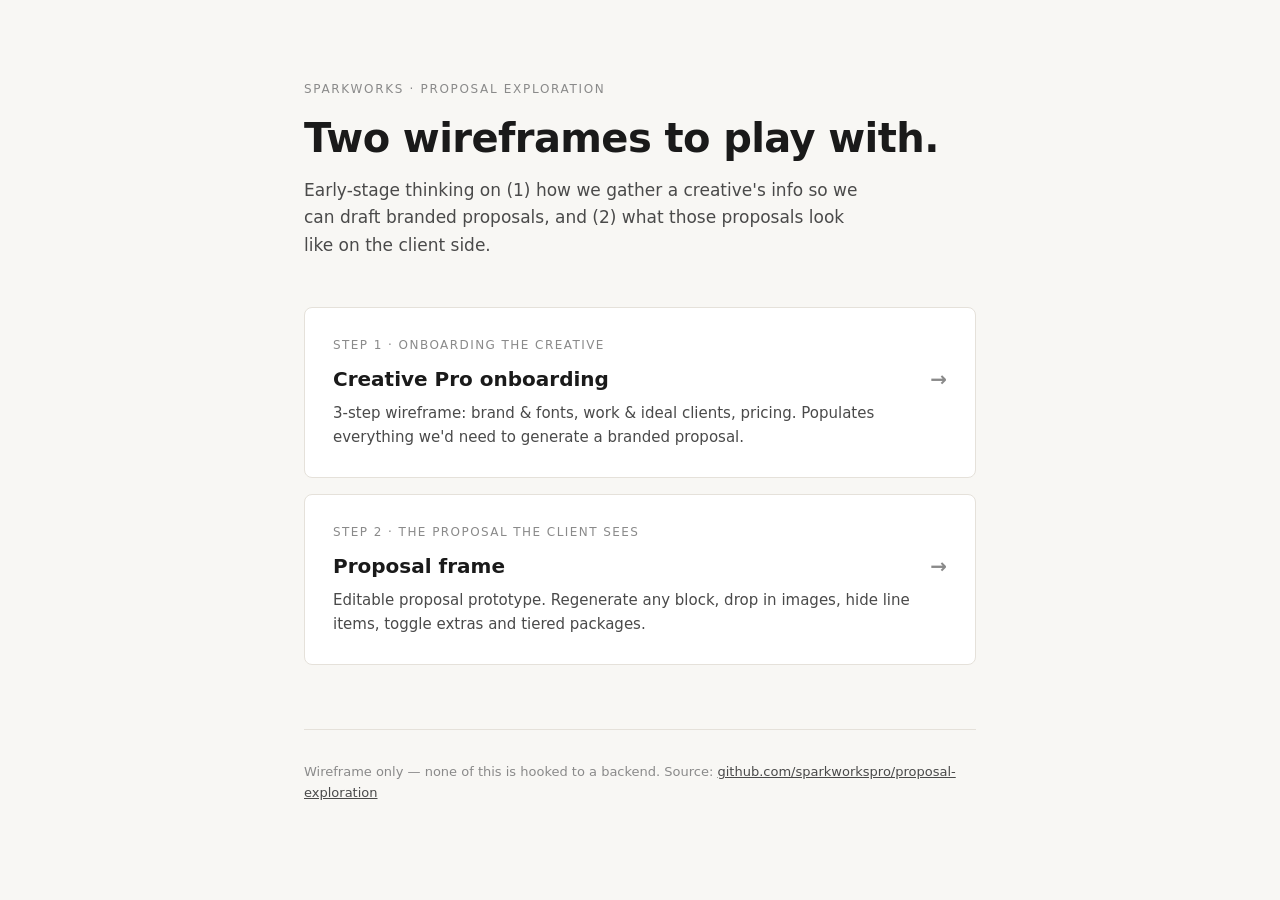
<file: index.html>
<!DOCTYPE html>
<html lang="en">
  <head>
    <meta charset="UTF-8" />
    <meta name="viewport" content="width=device-width, initial-scale=1.0" />
    <title>Proposal Exploration · SparkWorks</title>
    <style>
      :root {
        --bg: #f8f7f4;
        --ink: #1a1a1a;
        --ink-soft: #4a4a4a;
        --muted: #8a8a8a;
        --border: #e5e1da;
        --surface: #ffffff;
        --accent: #1a1a1a;
      }
      * { box-sizing: border-box; }
      body {
        margin: 0;
        background: var(--bg);
        color: var(--ink);
        font-family: -apple-system, BlinkMacSystemFont, "Segoe UI", system-ui, sans-serif;
        line-height: 1.6;
        -webkit-font-smoothing: antialiased;
      }
      .wrap {
        max-width: 720px;
        margin: 0 auto;
        padding: 5rem 1.5rem 4rem;
      }
      .eyebrow {
        font-size: 0.75rem;
        text-transform: uppercase;
        letter-spacing: 0.14em;
        color: var(--muted);
        font-weight: 500;
        margin-bottom: 1rem;
      }
      h1 {
        font-size: 2.5rem;
        line-height: 1.15;
        margin: 0 0 1rem;
        letter-spacing: -0.015em;
      }
      .lede {
        font-size: 1.0625rem;
        color: var(--ink-soft);
        margin: 0 0 3rem;
        max-width: 560px;
      }
      .cards {
        display: grid;
        gap: 1rem;
      }
      .card {
        display: block;
        padding: 1.75rem;
        background: var(--surface);
        border: 1px solid var(--border);
        border-radius: 8px;
        text-decoration: none;
        color: inherit;
        transition: border-color 0.15s ease, transform 0.15s ease;
      }
      .card:hover {
        border-color: var(--ink);
        transform: translateY(-1px);
      }
      .card__step {
        font-size: 0.75rem;
        text-transform: uppercase;
        letter-spacing: 0.12em;
        color: var(--muted);
        font-weight: 500;
        margin-bottom: 0.5rem;
      }
      .card__title {
        font-size: 1.25rem;
        font-weight: 600;
        margin: 0 0 0.375rem;
        display: flex;
        align-items: center;
        justify-content: space-between;
      }
      .card__title::after {
        content: "→";
        color: var(--muted);
        transition: transform 0.15s ease, color 0.15s ease;
      }
      .card:hover .card__title::after {
        color: var(--ink);
        transform: translateX(4px);
      }
      .card__desc {
        margin: 0;
        color: var(--ink-soft);
        font-size: 0.9375rem;
      }
      footer {
        margin-top: 4rem;
        padding-top: 2rem;
        border-top: 1px solid var(--border);
        font-size: 0.8125rem;
        color: var(--muted);
      }
      footer a { color: var(--ink-soft); }
    </style>
  </head>
  <body>
    <div class="wrap">
      <div class="eyebrow">SparkWorks · Proposal Exploration</div>
      <h1>Two wireframes to play with.</h1>
      <p class="lede">
        Early-stage thinking on (1) how we gather a creative's info so we can draft branded
        proposals, and (2) what those proposals look like on the client side.
      </p>

      <div class="cards">
        <a class="card" href="./creative-pro-onboarding/">
          <div class="card__step">Step 1 · Onboarding the creative</div>
          <h2 class="card__title">Creative Pro onboarding</h2>
          <p class="card__desc">
            3-step wireframe: brand &amp; fonts, work &amp; ideal clients, pricing.
            Populates everything we'd need to generate a branded proposal.
          </p>
        </a>

        <a class="card" href="./proposal-frame/">
          <div class="card__step">Step 2 · The proposal the client sees</div>
          <h2 class="card__title">Proposal frame</h2>
          <p class="card__desc">
            Editable proposal prototype. Regenerate any block, drop in images,
            hide line items, toggle extras and tiered packages.
          </p>
        </a>
      </div>

      <footer>
        Wireframe only — none of this is hooked to a backend.
        Source: <a href="https://github.com/sparkworkspro/proposal-exploration">github.com/sparkworkspro/proposal-exploration</a>
      </footer>
    </div>
  </body>
</html>
</file>
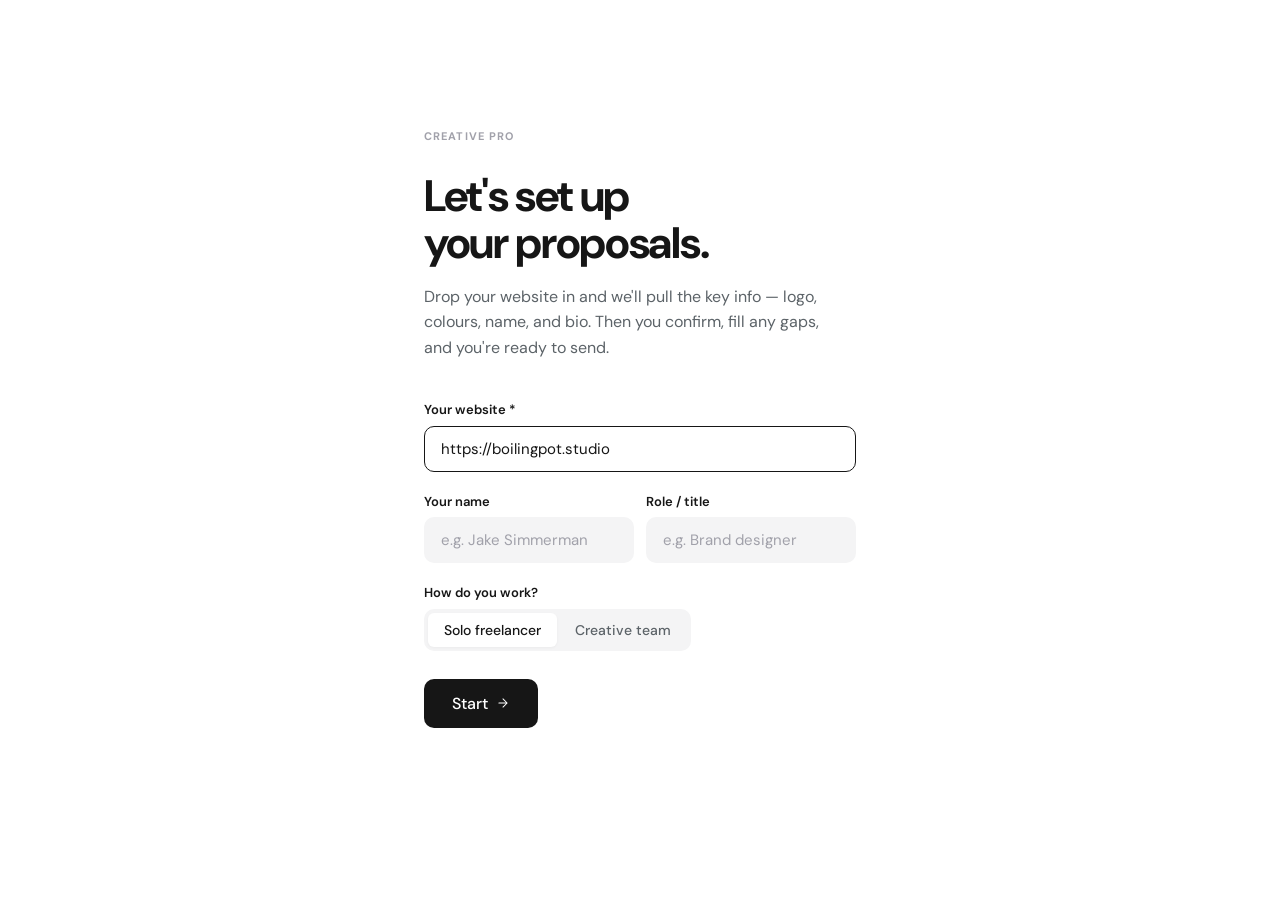
<file: creative-pro-onboarding/index.html>
<!DOCTYPE html>
<html lang="en">
  <head>
    <meta charset="UTF-8" />
    <meta name="viewport" content="width=device-width, initial-scale=1.0" />
    <title>Creative Pro · Onboarding</title>
    <link rel="preconnect" href="https://fonts.googleapis.com" />
    <link rel="preconnect" href="https://fonts.gstatic.com" crossorigin />
    <link href="https://fonts.googleapis.com/css2?family=DM+Sans:ital,opsz,wght@0,9..40,300;0,9..40,400;0,9..40,500;0,9..40,700&family=Instrument+Serif:ital@0;1&display=swap" rel="stylesheet" />
    <link rel="stylesheet" href="styles.css?v=33" />
  </head>
  <body>
    <div class="app">
      <main class="onboarding" id="onboarding">
        <!-- Rendered by main.js -->
      </main>
    </div>
    <script src="main.js?v=61"></script>
  </body>
</html>
</file>
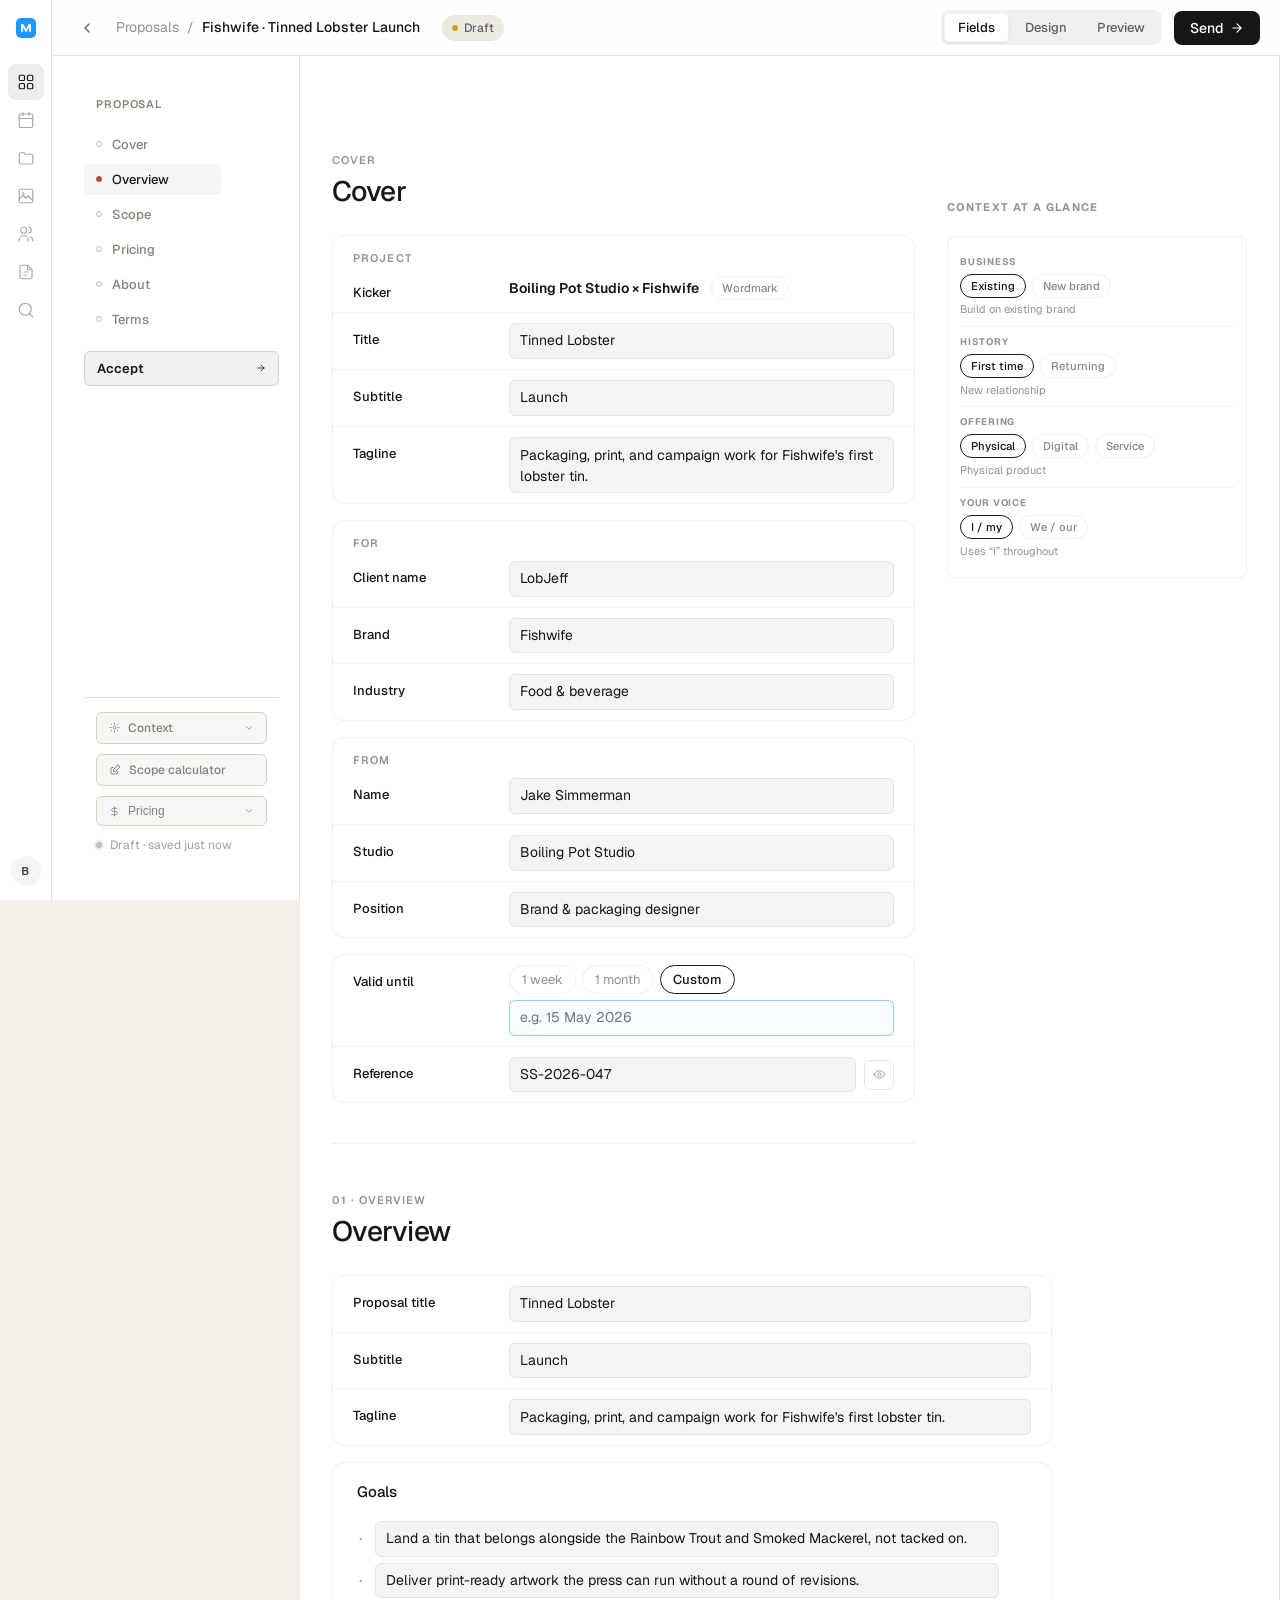
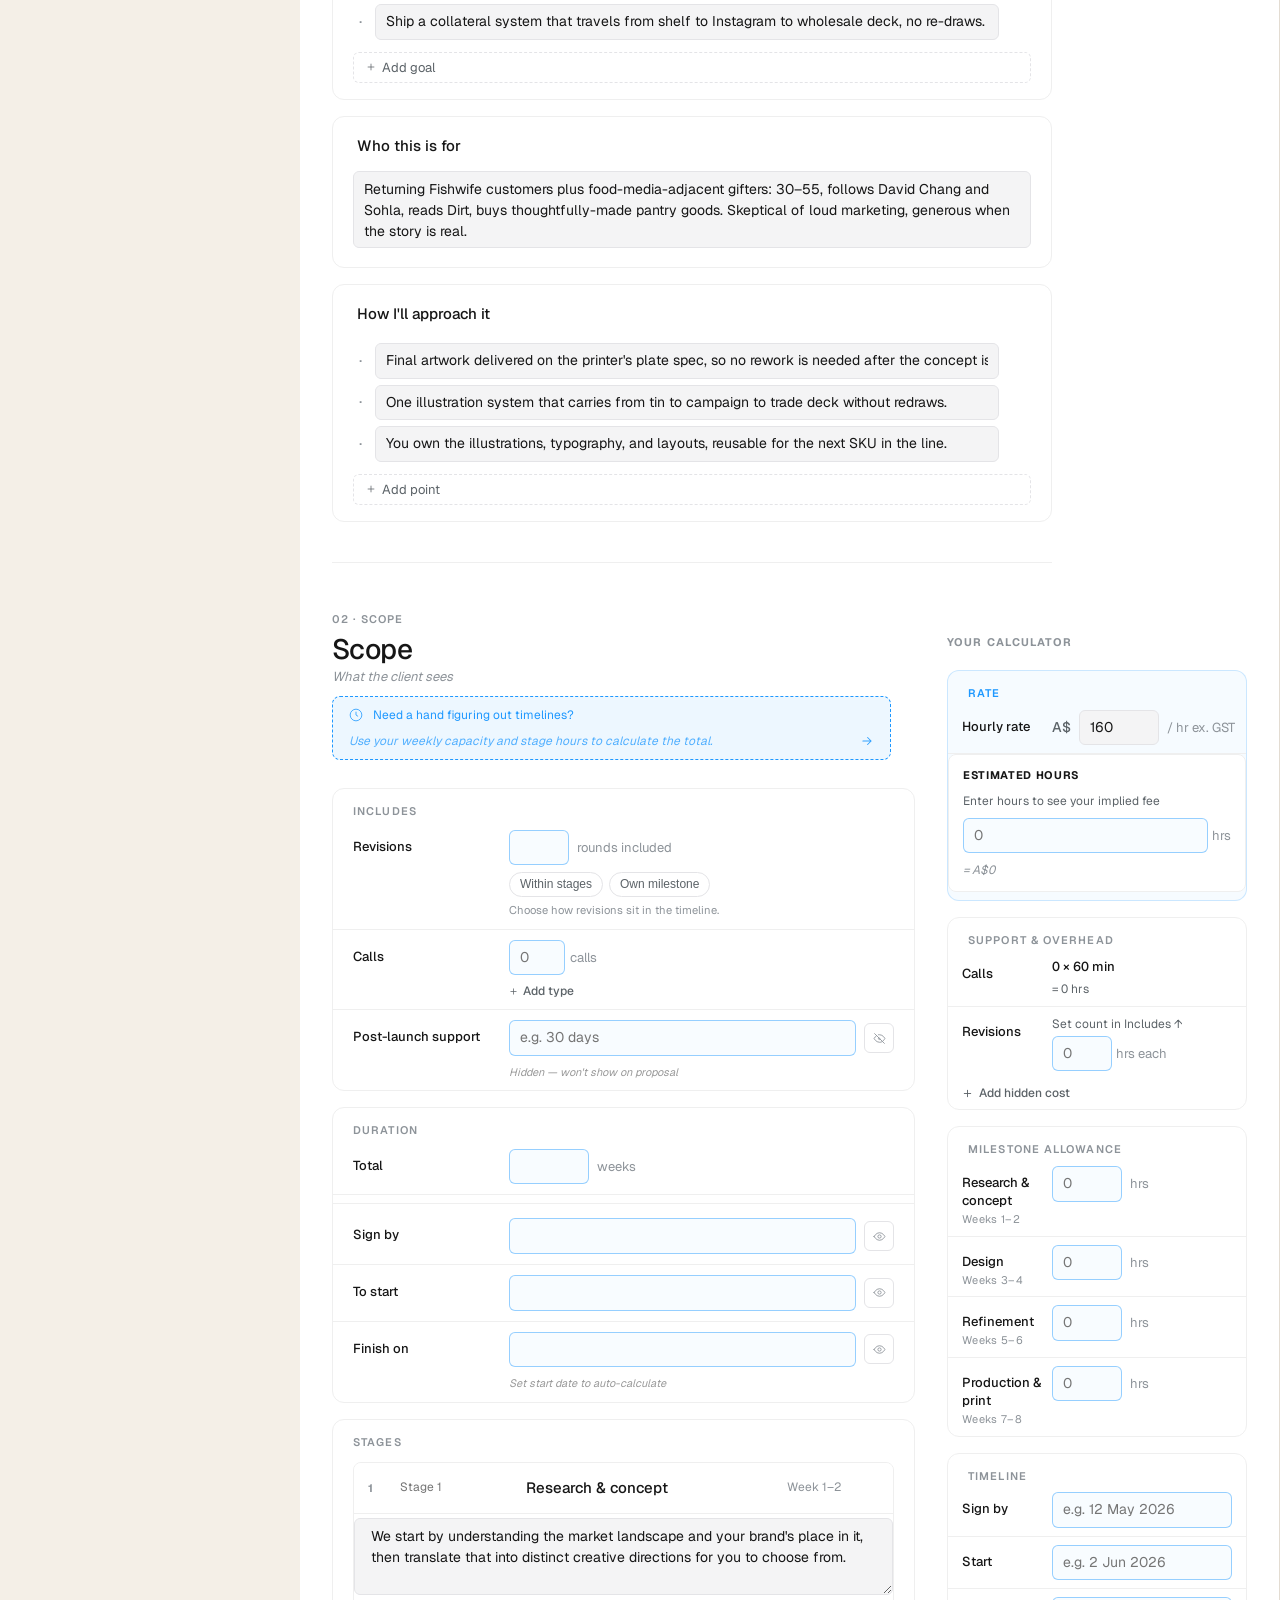
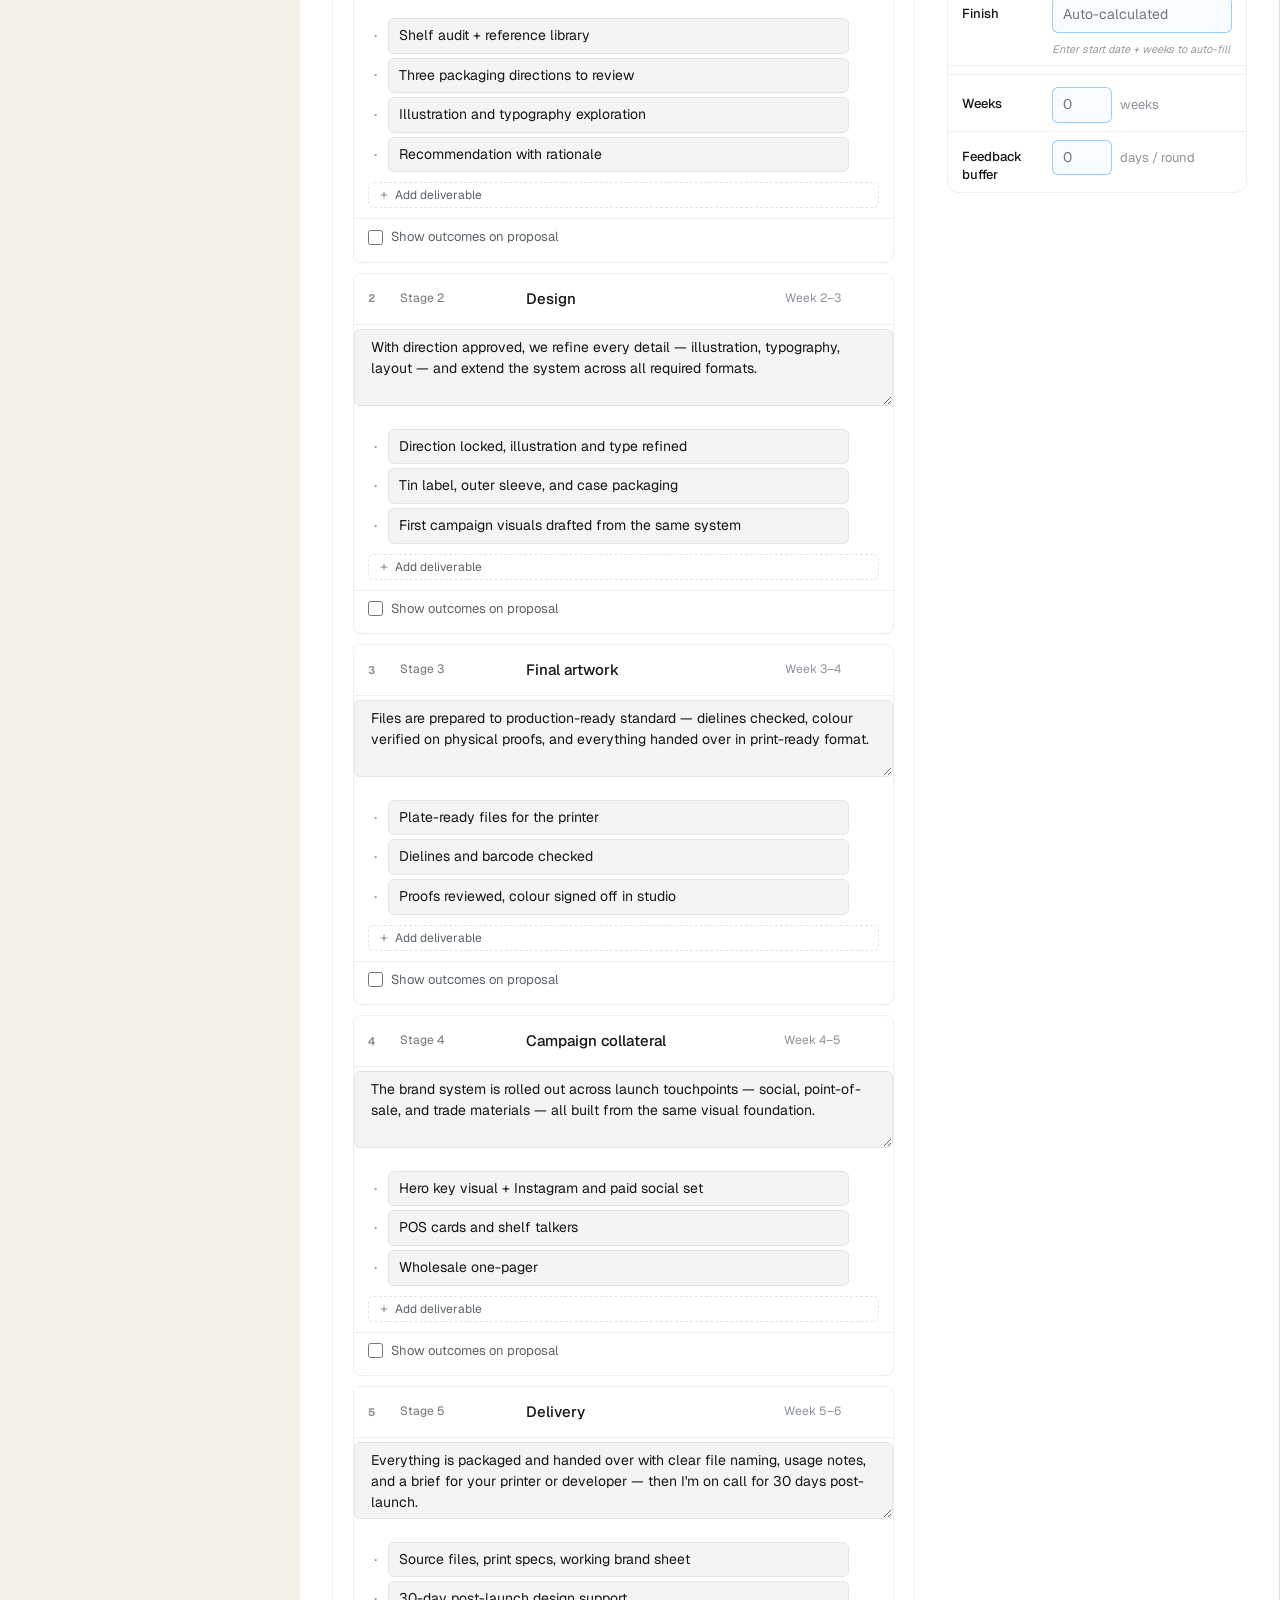
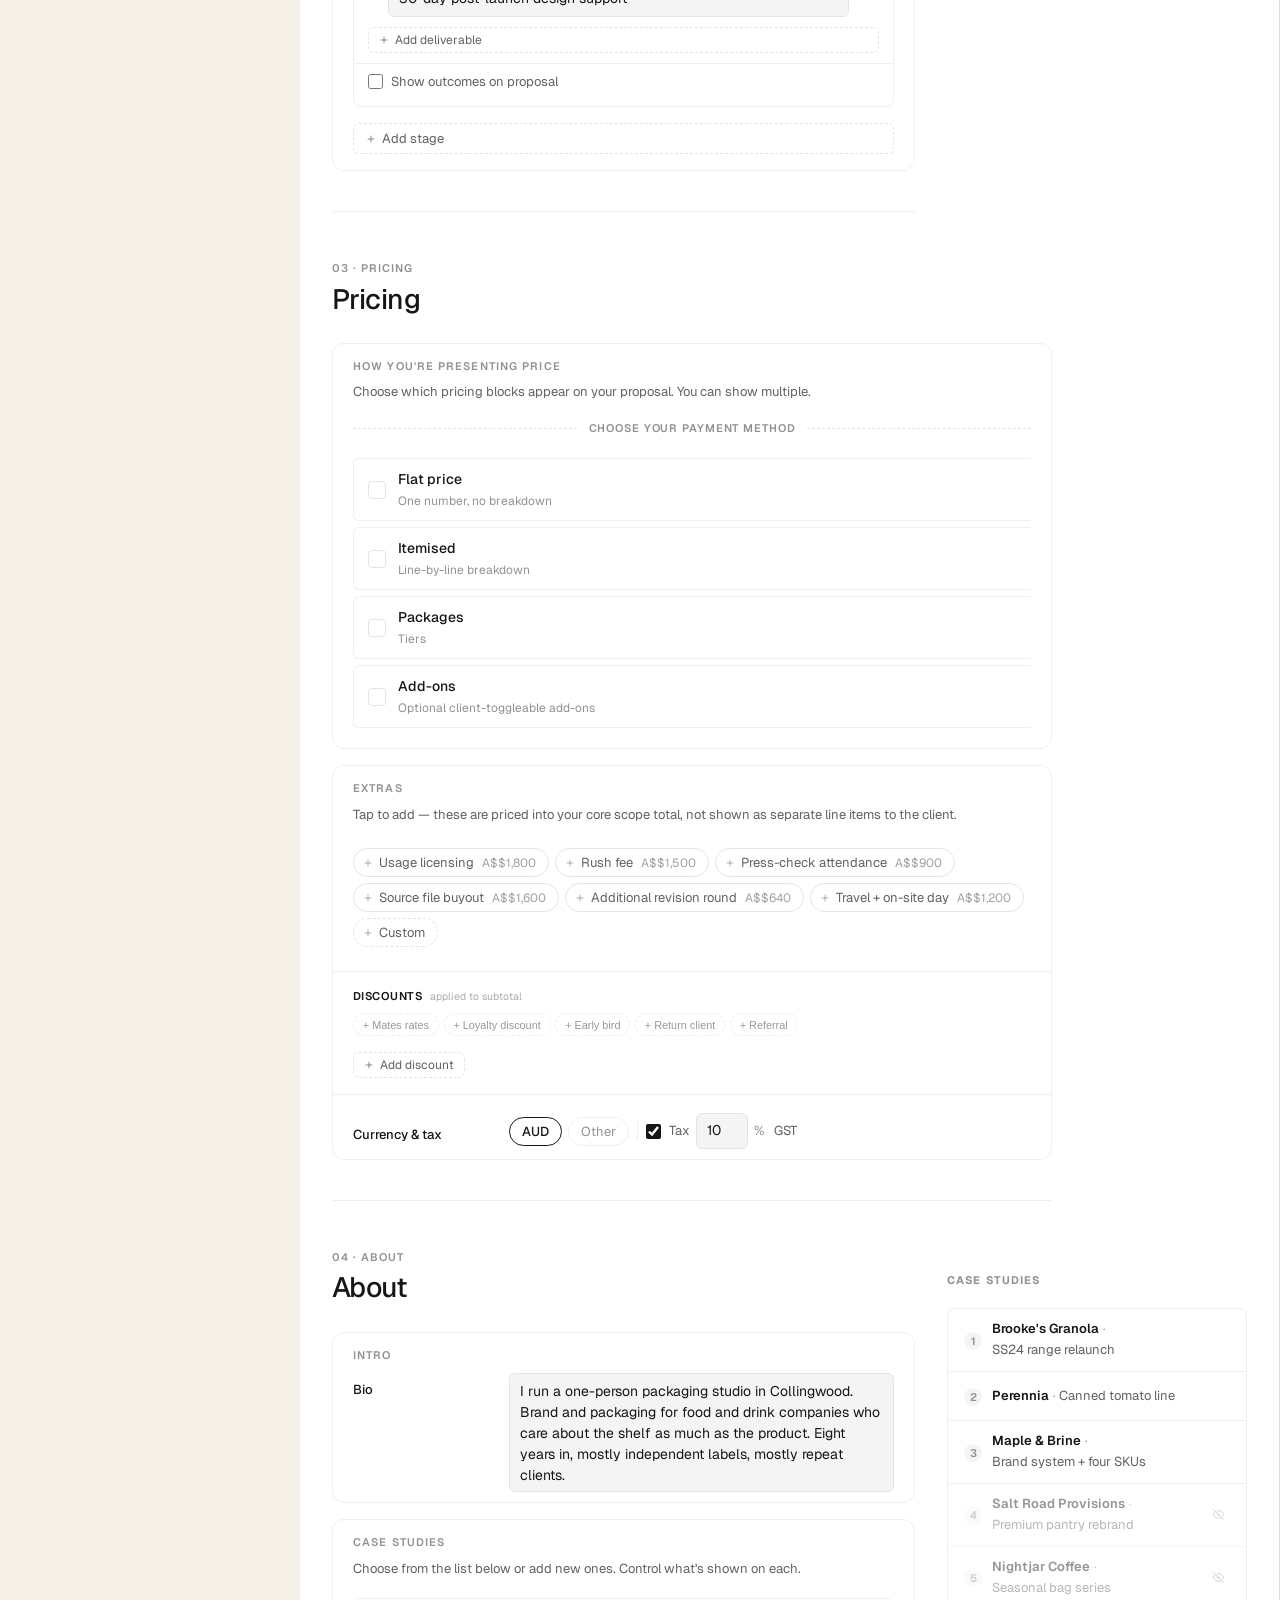
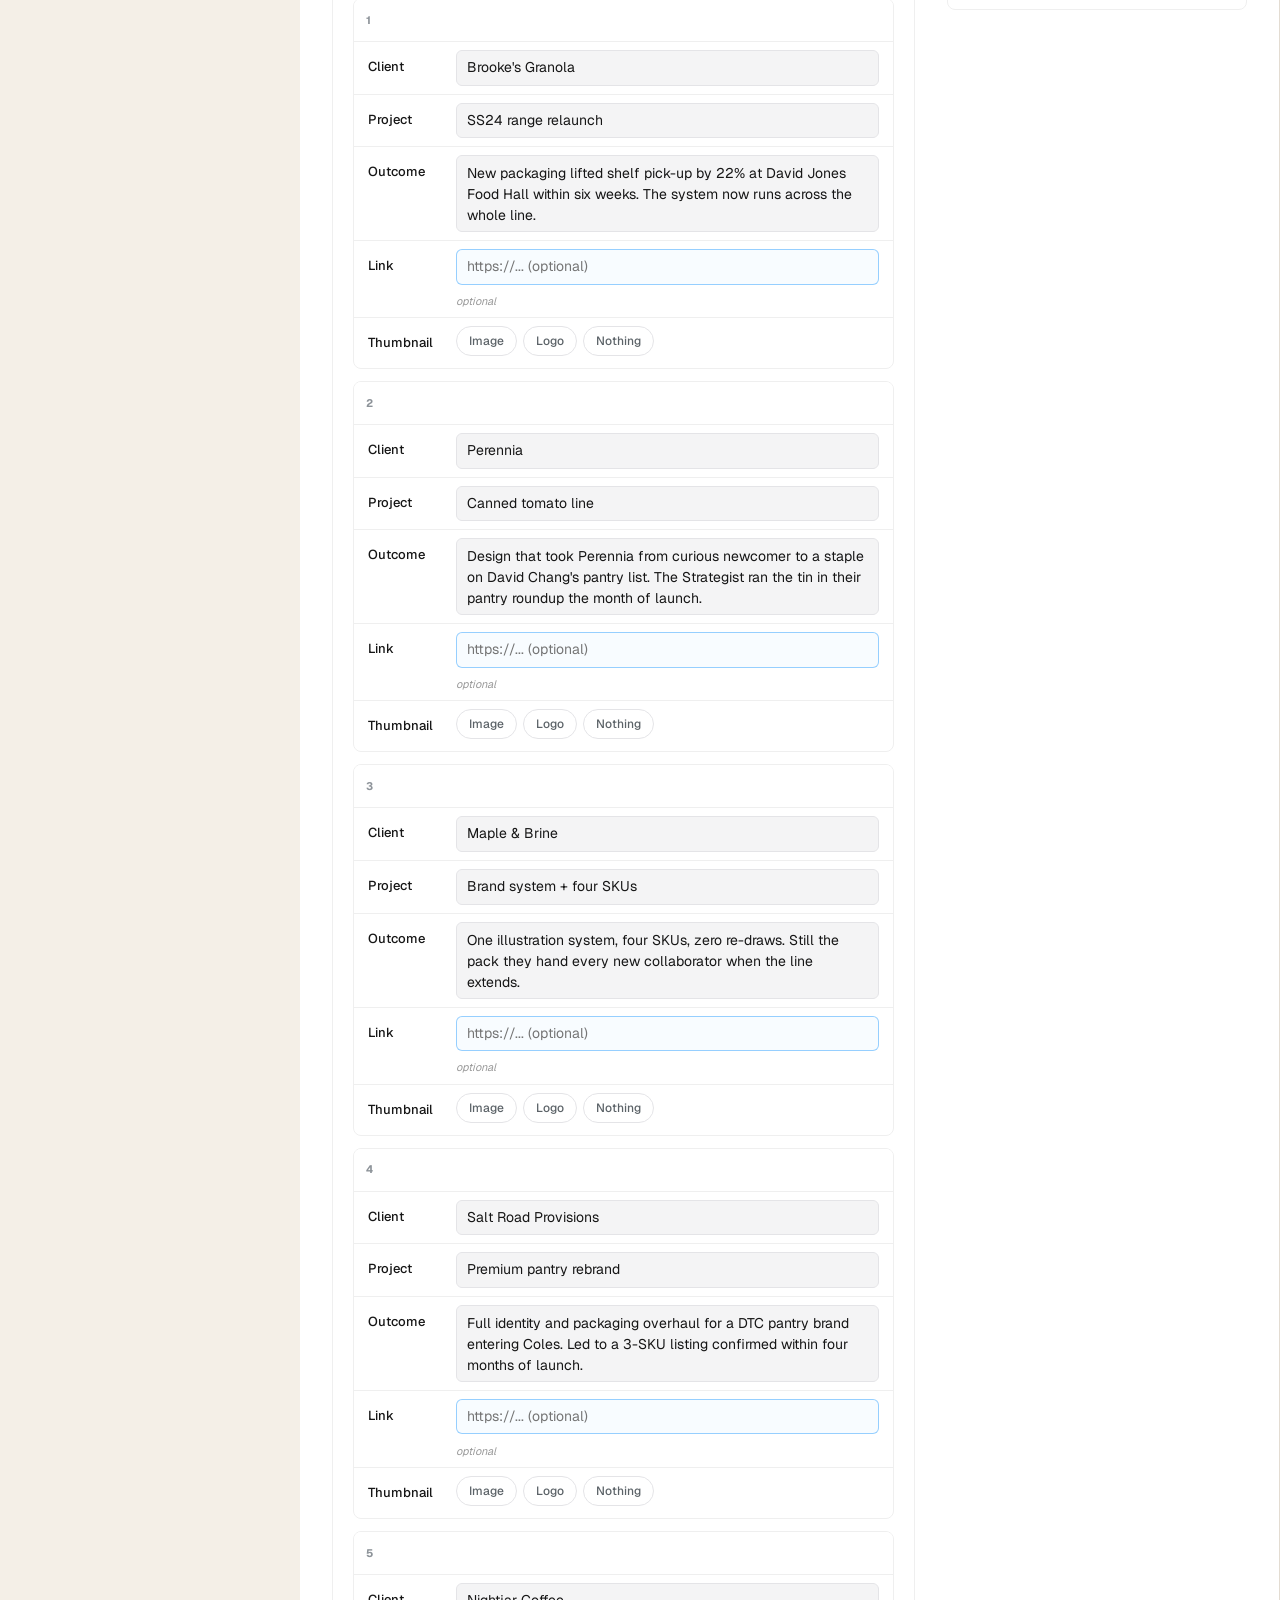
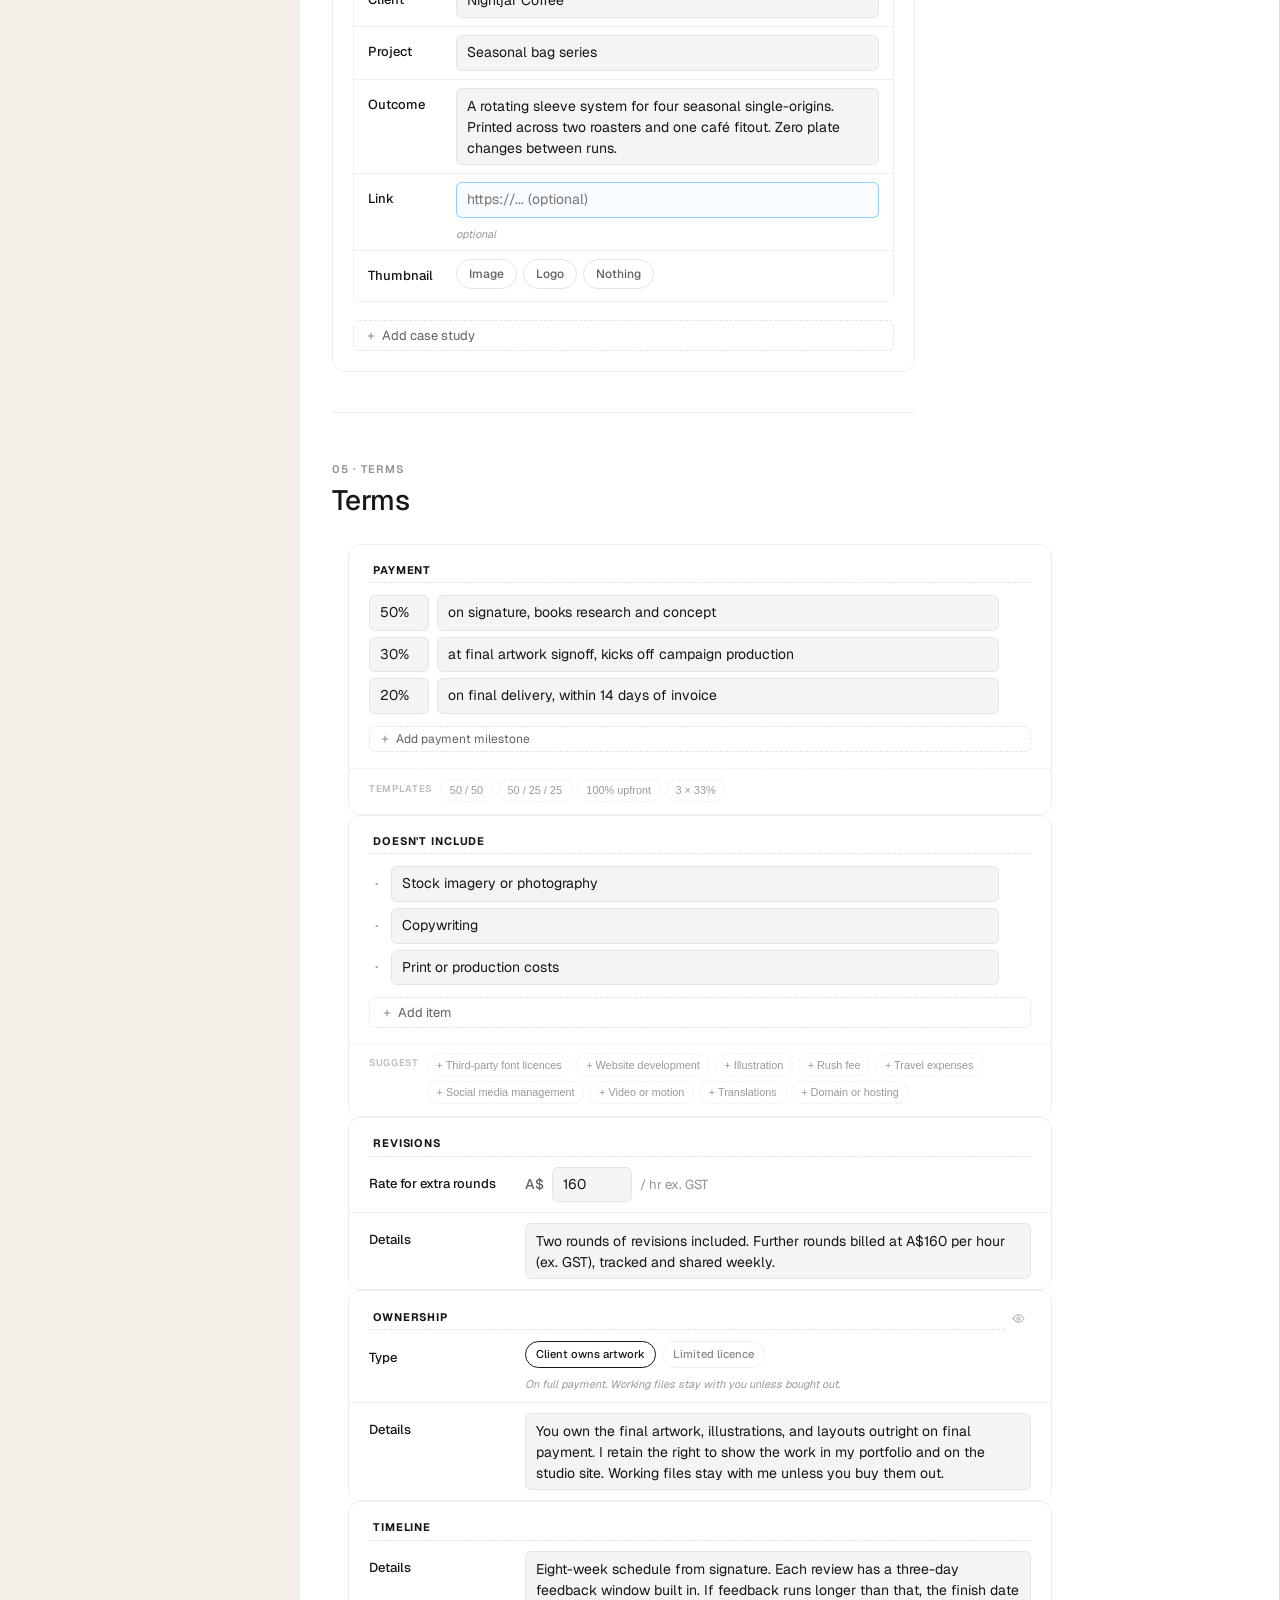
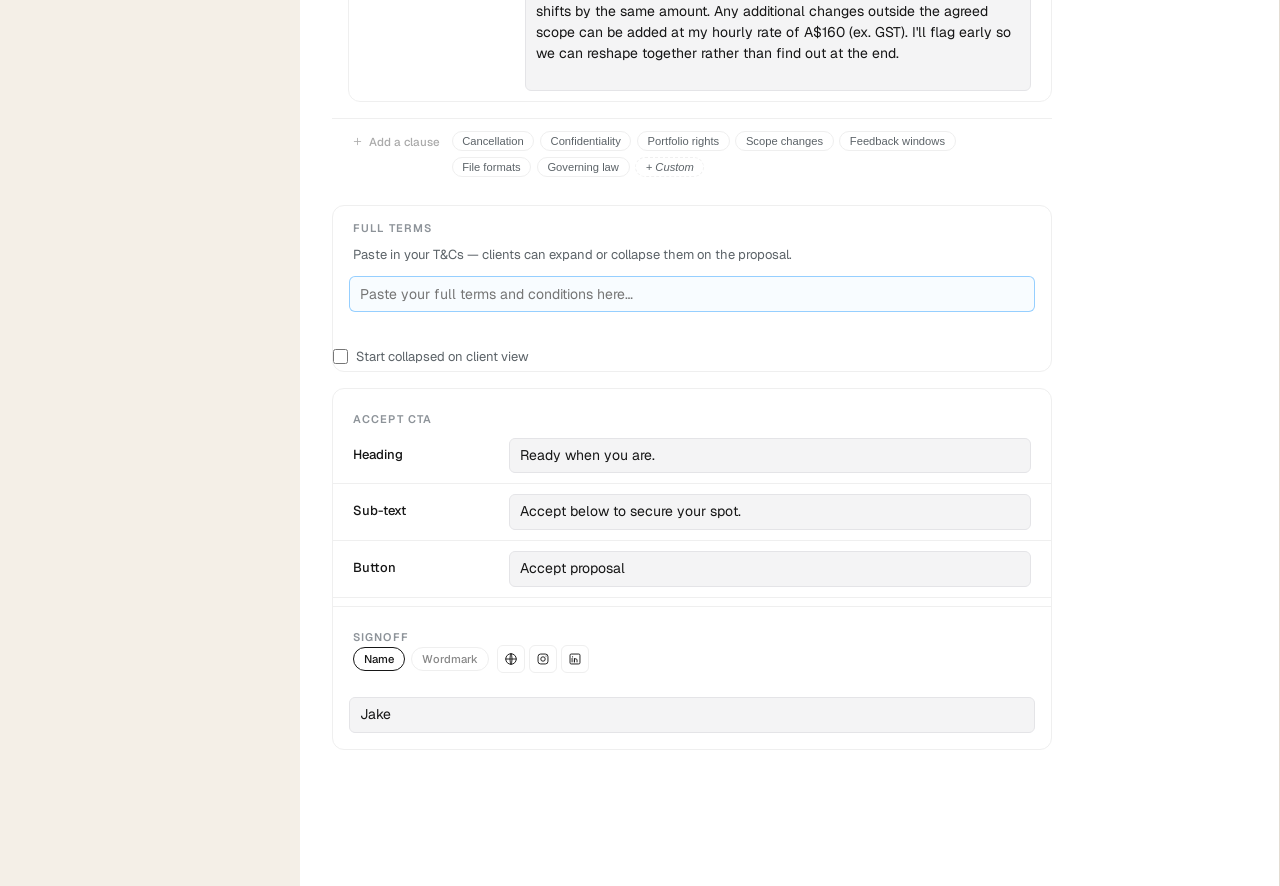
<file: proposal-frame/index.html>
<!DOCTYPE html>
<html lang="en">
  <head>
    <meta charset="UTF-8" />
    <meta name="viewport" content="width=device-width, initial-scale=1.0" />
    <title>Proposal · Fishwife Tinned Lobster Launch</title>
    <link rel="preconnect" href="https://fonts.googleapis.com" />
    <link rel="preconnect" href="https://fonts.gstatic.com" crossorigin />
    <link
      href="https://fonts.googleapis.com/css2?family=Geist:wght@300;400;500;600;700&family=DM+Sans:ital,opsz,wght@0,9..40,300;0,9..40,400;0,9..40,500;0,9..40,700&family=Instrument+Serif:ital@0;1&family=JetBrains+Mono:wght@400;500&display=swap"
      rel="stylesheet"
    />
    <link rel="stylesheet" href="styles.css" />
  </head>
  <body>
    <div class="app" id="app">
      <nav class="sidenav" aria-label="App navigation">
        <div class="sidenav__top">
          <a class="sidenav__mark" href="#" aria-label="Home">
            <svg width="20" height="20" viewBox="0 0 32 32" fill="none" aria-hidden="true">
              <rect width="32" height="32" rx="8" fill="#1E98FF"/>
              <path d="M8 22V10h4l4 8 4-8h4v12h-3v-7.5L17 22h-2l-4-7.5V22H8z" fill="#fff"/>
            </svg>
          </a>
          <div class="sidenav__nav">
            <button class="sidenav__btn sidenav__btn--active" aria-label="Proposals" title="Proposals">
              <svg width="18" height="18" viewBox="0 0 24 24" fill="none"><rect x="3" y="3" width="7" height="7" rx="1.5" stroke="currentColor" stroke-width="1.6"/><rect x="14" y="3" width="7" height="7" rx="1.5" stroke="currentColor" stroke-width="1.6"/><rect x="3" y="14" width="7" height="7" rx="1.5" stroke="currentColor" stroke-width="1.6"/><rect x="14" y="14" width="7" height="7" rx="1.5" stroke="currentColor" stroke-width="1.6"/></svg>
            </button>
            <button class="sidenav__btn" aria-label="Schedule" title="Schedule">
              <svg width="18" height="18" viewBox="0 0 24 24" fill="none"><rect x="3" y="4" width="18" height="18" rx="2" stroke="currentColor" stroke-width="1.6"/><path d="M16 2v4M8 2v4M3 10h18" stroke="currentColor" stroke-width="1.6" stroke-linecap="round"/></svg>
            </button>
            <button class="sidenav__btn" aria-label="Files" title="Files">
              <svg width="18" height="18" viewBox="0 0 24 24" fill="none"><path d="M3 7a2 2 0 0 1 2-2h4l2 2h8a2 2 0 0 1 2 2v9a2 2 0 0 1-2 2H5a2 2 0 0 1-2-2V7z" stroke="currentColor" stroke-width="1.6" stroke-linejoin="round"/></svg>
            </button>
            <button class="sidenav__btn" aria-label="Assets" title="Assets">
              <svg width="18" height="18" viewBox="0 0 24 24" fill="none"><rect x="3" y="3" width="18" height="18" rx="2" stroke="currentColor" stroke-width="1.6"/><circle cx="8.5" cy="8.5" r="1.5" fill="currentColor"/><path d="M3 16l5-5 4 4 3-3 5 5" stroke="currentColor" stroke-width="1.6" stroke-linecap="round" stroke-linejoin="round"/></svg>
            </button>
            <button class="sidenav__btn" aria-label="Clients" title="Clients">
              <svg width="18" height="18" viewBox="0 0 24 24" fill="none"><circle cx="9" cy="7" r="4" stroke="currentColor" stroke-width="1.6"/><path d="M3 21v-1a6 6 0 0 1 12 0v1" stroke="currentColor" stroke-width="1.6" stroke-linecap="round"/><path d="M16 3.13a4 4 0 0 1 0 7.75M21 21v-1a4 4 0 0 0-3-3.85" stroke="currentColor" stroke-width="1.6" stroke-linecap="round"/></svg>
            </button>
            <button class="sidenav__btn" aria-label="Templates" title="Templates">
              <svg width="18" height="18" viewBox="0 0 24 24" fill="none"><path d="M14 3H6a2 2 0 0 0-2 2v14a2 2 0 0 0 2 2h12a2 2 0 0 0 2-2V9l-6-6z" stroke="currentColor" stroke-width="1.6" stroke-linecap="round" stroke-linejoin="round"/><path d="M14 3v6h6M9 12h6M9 16h4" stroke="currentColor" stroke-width="1.6" stroke-linecap="round"/></svg>
            </button>
            <button class="sidenav__btn" aria-label="Search" title="Search">
              <svg width="18" height="18" viewBox="0 0 24 24" fill="none"><circle cx="11" cy="11" r="8" stroke="currentColor" stroke-width="1.6"/><path d="M21 21l-4.35-4.35" stroke="currentColor" stroke-width="1.6" stroke-linecap="round"/></svg>
            </button>
          </div>
        </div>
        <div class="sidenav__foot">
          <button class="sidenav__avatar" aria-label="Account" title="Boiling Pot Studio">B</button>
        </div>
      </nav>
      <div class="app__main">
      <header class="chrome" id="chrome">
        <div class="chrome__left">
          <button class="chrome__back" aria-label="Back to proposals">
            <svg width="16" height="16" viewBox="0 0 24 24" fill="none" aria-hidden="true">
              <path d="M15 18L9 12L15 6" stroke="currentColor" stroke-width="2" stroke-linecap="round" stroke-linejoin="round"/>
            </svg>
          </button>
          <nav class="chrome__breadcrumb" aria-label="Breadcrumb">
            <span class="chrome__crumb chrome__crumb--muted">Proposals</span>
            <span class="chrome__sep">/</span>
            <span class="chrome__crumb">Fishwife · Tinned Lobster Launch</span>
          </nav>
          <span class="chrome__status">
            <span class="chrome__dot" aria-hidden="true"></span>
            Draft
          </span>
        </div>
        <div class="chrome__right">
          <div class="segmented" role="tablist" aria-label="View mode">
            <button class="segmented__btn segmented__btn--active" data-mode="fields" role="tab" aria-selected="true">Fields</button>
            <button class="segmented__btn" data-mode="edit" role="tab" aria-selected="false">Design</button>
            <button class="segmented__btn" data-mode="preview" role="tab" aria-selected="false">Preview</button>
          </div>
          <button class="btn btn--primary" id="sendBtn">
            Send
            <svg width="14" height="14" viewBox="0 0 24 24" fill="none" aria-hidden="true">
              <path d="M5 12H19M19 12L12 5M19 12L12 19" stroke="currentColor" stroke-width="2" stroke-linecap="round" stroke-linejoin="round"/>
            </svg>
          </button>
        </div>
      </header>

      <div class="workspace" data-helper-open="false">
        <aside class="rail" id="rail" aria-label="Section navigation">
          <!-- rendered by main.js -->
        </aside>

        <aside class="helper-panel" id="helperPanel" aria-label="Timeline helper" hidden>
          <!-- rendered by main.js when opened -->
        </aside>

        <div class="form-canvas" id="formCanvas">
          <!-- rendered by main.js in fields mode -->
        </div>

        <main class="canvas brand-scope" id="canvas" hidden>
          <!-- rendered by main.js -->
        </main>
      </div>
      </div><!-- /.app__main -->
    </div>

    <!-- Estimate side panel (studio-only, not shown to client) -->
    <div class="estimate-panel" id="estimatePanel" aria-label="Estimate & timeline" hidden>
      <div class="estimate-panel__backdrop" id="estimatePanelBackdrop"></div>
      <aside class="estimate-panel__drawer">
        <div class="estimate-panel__head">
          <div class="estimate-panel__head-left">
            <span class="estimate-panel__eyebrow">Just for you</span>
            <h2 class="estimate-panel__title">Estimate & timeline</h2>
          </div>
          <button class="estimate-panel__close" id="estimatePanelClose" aria-label="Close estimate panel">
            <svg width="14" height="14" viewBox="0 0 24 24" fill="none">
              <path d="M18 6L6 18M6 6L18 18" stroke="currentColor" stroke-width="2" stroke-linecap="round"/>
            </svg>
          </button>
        </div>
        <div class="estimate-panel__body" id="estimatePanelBody">
          <!-- populated by main.js -->
        </div>
      </aside>
    </div>

    <!-- Send confirm sheet -->
    <div class="sheet" id="sendSheet" hidden>
      <div class="sheet__backdrop" data-dismiss></div>
      <div class="sheet__panel" role="dialog" aria-modal="true" aria-labelledby="sheetTitle">
        <button class="sheet__close" data-dismiss aria-label="Close">
          <svg width="16" height="16" viewBox="0 0 24 24" fill="none" aria-hidden="true">
            <path d="M18 6L6 18M6 6L18 18" stroke="currentColor" stroke-width="2" stroke-linecap="round"/>
          </svg>
        </button>
        <h2 class="sheet__title" id="sheetTitle">Ready to share</h2>
        <p class="sheet__desc">Nothing has been sent yet. Pick how you'd like to hand this off to LobJeff.</p>

        <div class="sheet__options">
          <button class="sheet__option" data-option="link">
            <div class="sheet__option-icon">
              <svg width="20" height="20" viewBox="0 0 24 24" fill="none" aria-hidden="true">
                <path d="M10 13a5 5 0 0 0 7.54.54l3-3a5 5 0 0 0-7.07-7.07l-1.72 1.71" stroke="currentColor" stroke-width="1.6" stroke-linecap="round" stroke-linejoin="round"/>
                <path d="M14 11a5 5 0 0 0-7.54-.54l-3 3a5 5 0 0 0 7.07 7.07l1.71-1.71" stroke="currentColor" stroke-width="1.6" stroke-linecap="round" stroke-linejoin="round"/>
              </svg>
            </div>
            <div class="sheet__option-body">
              <div class="sheet__option-title">Copy shareable link</div>
              <div class="sheet__option-sub">fishwife.boilingpot.studio/proposals/lobster-9k2b</div>
            </div>
            <div class="sheet__option-action" id="copyState">Copy</div>
          </button>

          <button class="sheet__option" data-option="pdf">
            <div class="sheet__option-icon">
              <svg width="20" height="20" viewBox="0 0 24 24" fill="none" aria-hidden="true">
                <path d="M14 3H6a2 2 0 0 0-2 2v14a2 2 0 0 0 2 2h12a2 2 0 0 0 2-2V9l-6-6z" stroke="currentColor" stroke-width="1.6" stroke-linecap="round" stroke-linejoin="round"/>
                <path d="M14 3v6h6" stroke="currentColor" stroke-width="1.6" stroke-linecap="round" stroke-linejoin="round"/>
              </svg>
            </div>
            <div class="sheet__option-body">
              <div class="sheet__option-title">Download PDF</div>
              <div class="sheet__option-sub">Fishwife-Tinned-Lobster (Boiling Pot).pdf</div>
            </div>
            <div class="sheet__option-action">Download</div>
          </button>

          <button class="sheet__option sheet__option--email" data-option="email" type="button" aria-expanded="false" aria-controls="emailPanel">
            <div class="sheet__option-icon">
              <svg width="20" height="20" viewBox="0 0 24 24" fill="none" aria-hidden="true">
                <path d="M3 6.5A2.5 2.5 0 0 1 5.5 4h13A2.5 2.5 0 0 1 21 6.5v11a2.5 2.5 0 0 1-2.5 2.5h-13A2.5 2.5 0 0 1 3 17.5v-11z" stroke="currentColor" stroke-width="1.6" stroke-linejoin="round"/>
                <path d="M3.5 7l8.5 6 8.5-6" stroke="currentColor" stroke-width="1.6" stroke-linecap="round" stroke-linejoin="round"/>
              </svg>
            </div>
            <div class="sheet__option-body">
              <div class="sheet__option-title">Suggested email</div>
              <div class="sheet__option-sub" data-email-preview>Draft to LobJeff. Review, cycle drafts, then copy or open in mail.</div>
            </div>
            <div class="sheet__option-action" data-email-toggle-label>Review</div>
          </button>

          <div class="sheet__email-panel" id="emailPanel" data-email-panel hidden>
            <div class="sheet__email-head">
              <div class="sheet__email-meta">
                <span class="sheet__email-label">To</span>
                <span class="sheet__email-value" data-email-to></span>
              </div>
              <div class="sheet__email-meta">
                <span class="sheet__email-label">Subject</span>
                <span class="sheet__email-value" data-email-subject></span>
              </div>
            </div>
            <pre class="sheet__email-body" data-email-body></pre>
            <div class="sheet__email-actions">
              <div class="sheet__email-cycle" role="group" aria-label="Cycle email drafts">
                <button type="button" class="sheet__email-nav" data-email-prev aria-label="Previous draft">
                  <svg width="14" height="14" viewBox="0 0 24 24" fill="none" aria-hidden="true"><path d="M15 18L9 12L15 6" stroke="currentColor" stroke-width="1.8" stroke-linecap="round" stroke-linejoin="round"/></svg>
                </button>
                <span class="sheet__email-counter" data-email-counter>1 / 3</span>
                <button type="button" class="sheet__email-nav" data-email-next aria-label="Next draft">
                  <svg width="14" height="14" viewBox="0 0 24 24" fill="none" aria-hidden="true"><path d="M9 18L15 12L9 6" stroke="currentColor" stroke-width="1.8" stroke-linecap="round" stroke-linejoin="round"/></svg>
                </button>
              </div>
              <div class="sheet__email-primary">
                <a class="sheet__email-mailto" data-email-mailto href="#" target="_blank" rel="noopener noreferrer">Open in mail app</a>
                <button type="button" class="sheet__email-copy" data-email-copy>Copy email</button>
              </div>
            </div>
          </div>
        </div>

        <div class="sheet__foot">
          <span class="sheet__foot-note">You'll still need to share this yourself. We never auto-send.</span>
        </div>
      </div>
    </div>

    <script src="main.js"></script>
  </body>
</html>
</file>
<file: creative-pro-onboarding/styles.css>
/* ── Reset ────────────────────────────────────── */
*,
*::before,
*::after {
  margin: 0;
  padding: 0;
  box-sizing: border-box;
}

/* ── Tokens ───────────────────────────────────── */
:root {
  --font-sans: "DM Sans", system-ui, -apple-system, sans-serif;
  --font-serif: "Instrument Serif", Georgia, serif;

  --bg: #ffffff;
  --surface: #ffffff;
  --input-fill: #f4f4f5;
  --input-fill-hover: #ebebec;
  --border: #e4e4e7;
  --border-light: #efefef;

  --text-primary: #161616;
  --text-secondary: #5c6368;
  --text-muted: #a1a1aa;

  --accent: #161616;
  --accent-hover: #000000;

  --radius-xs: 6px;
  --radius-sm: 10px;
  --radius-md: 14px;
  --radius-lg: 22px;

  --shadow-sm: 0 1px 3px rgba(0, 0, 0, 0.04);
  --shadow-md: 0 4px 16px rgba(0, 0, 0, 0.06);
}

/* ── Base ─────────────────────────────────────── */
html {
  font-size: 16px;
  -webkit-font-smoothing: antialiased;
  -moz-osx-font-smoothing: grayscale;
}

body {
  font-family: var(--font-sans);
  background: var(--bg);
  color: var(--text-primary);
  min-height: 100dvh;
  line-height: 1.5;
}

/* ── App shell ────────────────────────────────── */
.app {
  width: 100%;
  min-height: 100dvh;
  display: flex;
  align-items: stretch;
  justify-content: center;
}

.onboarding {
  width: 100%;
  max-width: 1080px;
  padding: 3rem 2.5rem 6rem;
  display: flex;
  flex-direction: column;
}

/* ── Progress indicator ───────────────────────── */
.progress {
  display: flex;
  gap: 6px;
  max-width: 240px;
  margin-bottom: 2.5rem;
}

.progress__dot {
  height: 3px;
  flex: 1;
  border-radius: 2px;
  background: var(--input-fill);
  transition: background 0.3s ease;
}

.progress__dot--done {
  background: var(--text-muted);
}

.progress__dot--active {
  background: var(--text-primary);
}

/* ── Step header ──────────────────────────────── */
.step__eyebrow {
  font-size: 0.75rem;
  font-weight: 500;
  letter-spacing: 0.08em;
  text-transform: uppercase;
  color: var(--text-muted);
  margin-bottom: 0.5rem;
}

.step__title {
  font-size: 2rem;
  font-weight: 700;
  letter-spacing: -0.02em;
  line-height: 1.15;
  margin-bottom: 0.5rem;
}

.step__desc {
  font-size: 0.9375rem;
  color: var(--text-secondary);
  line-height: 1.55;
  max-width: 520px;
  margin-bottom: 3rem;
}

/* ── Step body ────────────────────────────────── */
.step__body {
  display: grid;
  grid-template-columns: 1fr;
  gap: 3rem;
}

.step__body--with-preview {
  grid-template-columns: 1fr 280px;
  gap: 3rem;
  align-items: start;
}

.step__body--with-preview .preview {
  order: 1;
}

.step__body--with-preview .step__form-col {
  order: 0;
}

.step__form-col {
  min-width: 0;
}

/* ── Preview panel (step 1 only) ──────────────── */
.preview {
  position: sticky;
  top: 2rem;
}

.preview__card {
  background: #161616;
  color: #fff;
  border-radius: var(--radius-md);
  aspect-ratio: 1;
  padding: 1.25rem;
  display: flex;
  flex-direction: column;
  justify-content: space-between;
  position: relative;
  overflow: hidden;
}

.preview__hero {
  position: absolute;
  inset: 0;
  background: #2a2522;
  display: flex;
  align-items: center;
  justify-content: center;
  color: rgba(255, 255, 255, 0.25);
}

.preview__hero-hint {
  position: relative;
  z-index: 2;
}

.preview__body {
  position: relative;
  z-index: 2;
  margin-top: auto;
}

.preview__logo {
  width: 42px;
  height: 42px;
  border-radius: 50%;
  background: #fff;
  color: var(--text-primary);
  display: flex;
  align-items: center;
  justify-content: center;
  font-weight: 700;
  font-size: 0.875rem;
  margin-bottom: 0.625rem;
  overflow: hidden;
}

.preview__name {
  font-size: 1.125rem;
  font-weight: 700;
  letter-spacing: -0.01em;
  line-height: 1.2;
  margin-bottom: 0.125rem;
}

.preview__url {
  font-size: 0.8125rem;
  color: rgba(255, 255, 255, 0.55);
}

.preview__side-label {
  margin-top: 1.25rem;
  font-size: 0.8125rem;
  font-weight: 600;
  color: var(--text-primary);
}

.preview__side-hint {
  font-size: 0.75rem;
  color: var(--text-muted);
  margin-top: 0.125rem;
  margin-bottom: 0.625rem;
  line-height: 1.4;
}

/* ── Section ──────────────────────────────────── */
.section {
  margin-bottom: 2.5rem;
}

.section + .section {
  padding-top: 2.5rem;
  border-top: 1px solid var(--border-light);
}

.section--compact .field {
  margin-bottom: 1.125rem;
}

/* ── Card-wrapped section (visually grouped block) ─ */
.section--card {
  padding: 1.75rem;
  background: var(--surface);
  border: 1px solid var(--border);
  border-radius: var(--radius-lg);
  box-shadow: var(--shadow-sm);
}

.section + .section--card {
  margin-top: 2rem;
  padding-top: 1.75rem;
  border-top: 1px solid var(--border);
}

@media (min-width: 720px) {
  .section--card {
    padding: 2rem;
  }

  .section + .section--card {
    padding-top: 2rem;
  }
}

.section--compact .field:last-child {
  margin-bottom: 0;
}

.section--compact .field__label {
  margin-bottom: 0.5rem;
}

.section__title {
  font-size: 1.125rem;
  font-weight: 700;
  letter-spacing: -0.01em;
  margin-bottom: 0.25rem;
}

.section__helper {
  font-size: 0.8125rem;
  color: var(--text-muted);
  margin-bottom: 1.25rem;
  line-height: 1.5;
}

.section__helper--accent {
  color: var(--text-secondary);
}

.section__head-row {
  display: flex;
  align-items: flex-start;
  justify-content: space-between;
  gap: 1rem;
  margin-bottom: 1rem;
}

.section__head-row .section__title,
.section__head-row .section__helper {
  margin-bottom: 0.25rem;
}

/* ── Add-on prompt (opt-in collapsed section) ── */
.addon-prompt {
  display: flex;
  align-items: center;
  justify-content: space-between;
  gap: 1.5rem;
  padding: 1.125rem 1.25rem;
  background: var(--input-fill);
  border-radius: var(--radius-sm);
  border: 1px dashed var(--border);
}

.addon-prompt__body {
  display: flex;
  flex-direction: column;
  gap: 0.1875rem;
  min-width: 0;
}

.addon-prompt__title {
  font-size: 0.9375rem;
  font-weight: 600;
  color: var(--text-primary);
  letter-spacing: -0.005em;
}

.addon-prompt__hint {
  font-size: 0.8125rem;
  color: var(--text-muted);
  line-height: 1.45;
}

.addon-prompt .btn {
  flex-shrink: 0;
  padding: 0.625rem 1rem;
  font-size: 0.875rem;
  background: var(--surface);
  color: var(--text-primary);
  border: 1px solid var(--border);
}

.addon-prompt .btn:hover {
  border-color: var(--text-primary);
  color: var(--text-primary);
}

/* ── Field ────────────────────────────────────── */
.field {
  margin-bottom: 1rem;
}

.field__label {
  display: block;
  font-size: 0.8125rem;
  font-weight: 600;
  color: var(--text-primary);
  margin-bottom: 0.375rem;
}

.field__label--required::after {
  content: " *";
  color: var(--text-primary);
}

.field__help {
  font-size: 0.75rem;
  color: var(--text-muted);
  margin-top: 0.375rem;
  line-height: 1.4;
}

.field__toggle {
  display: inline-flex;
  align-items: center;
  gap: 0.375rem;
  margin-top: 0.5rem;
  cursor: pointer;
}
.field__toggle input[type="checkbox"] {
  width: 1rem;
  height: 1rem;
  accent-color: var(--accent);
  cursor: pointer;
  flex-shrink: 0;
}
.field__toggle-label {
  font-size: 0.75rem;
  color: var(--text-muted);
  user-select: none;
}

.input {
  width: 100%;
  padding: 0.75rem 1rem;
  font-family: var(--font-sans);
  font-size: 0.9375rem;
  background: var(--input-fill);
  border: 1px solid transparent;
  border-radius: var(--radius-sm);
  color: var(--text-primary);
  outline: none;
  transition: background 0.15s, border-color 0.15s;
}

.input::placeholder {
  color: var(--text-muted);
}

.input:hover {
  background: var(--input-fill-hover);
}

.input:focus {
  background: var(--surface);
  border-color: var(--text-primary);
}

textarea.input {
  resize: vertical;
  min-height: 92px;
  line-height: 1.5;
}

select.input {
  appearance: none;
  background-image: url("data:image/svg+xml;utf8,<svg xmlns='http://www.w3.org/2000/svg' width='12' height='12' viewBox='0 0 24 24' fill='none'><path d='M6 9L12 15L18 9' stroke='%231A1816' stroke-width='2' stroke-linecap='round' stroke-linejoin='round'/></svg>");
  background-repeat: no-repeat;
  background-position: right 1rem center;
  padding-right: 2.5rem;
  cursor: pointer;
}

.input-prefix {
  position: relative;
  display: flex;
  align-items: center;
}

.input-prefix__icon {
  position: absolute;
  left: 1rem;
  color: var(--text-muted);
  pointer-events: none;
  font-size: 0.875rem;
}

.input-prefix .input {
  padding-left: 2.25rem;
}

/* ── Grid ─────────────────────────────────────── */
.grid-2 {
  display: grid;
  grid-template-columns: 1fr 1fr;
  gap: 0.75rem;
}

.grid-2--aligned {
  gap: 1rem;
  align-items: stretch;
}

.grid-2--aligned > .field {
  display: flex;
  flex-direction: column;
}

.grid-2--aligned .tag-input-wrap {
  flex: 1;
  display: flex;
  flex-direction: column;
}

.grid-2--aligned .tag-input {
  flex: 1;
}

.grid-2--aligned .file-drop {
  flex: 1;
}

.grid-3 {
  display: grid;
  grid-template-columns: repeat(3, 1fr);
  gap: 0.75rem;
}

/* ── Info icon with tooltip ──────────────────── */
.field__label--with-info {
  display: flex;
  align-items: center;
  justify-content: flex-start;
  gap: 0.375rem;
}

.info-icon {
  font-family: Georgia, "Times New Roman", serif;
  font-style: italic;
  font-weight: 400;
  font-size: 0.6875rem;
  line-height: 1;
  width: 16px;
  height: 16px;
  display: inline-flex;
  align-items: center;
  justify-content: center;
  background: transparent;
  border: 1px solid var(--border);
  border-radius: 50%;
  color: var(--text-muted);
  cursor: help;
  padding: 0;
  position: relative;
  transition: all 0.15s;
}

.info-icon:hover {
  border-color: var(--text-primary);
  color: var(--text-primary);
}

.info-icon:hover::after,
.info-icon:focus::after {
  content: attr(data-tooltip);
  position: absolute;
  bottom: calc(100% + 8px);
  left: 50%;
  transform: translateX(-50%);
  width: 240px;
  padding: 0.625rem 0.75rem;
  background: var(--text-primary);
  color: var(--surface);
  font-family: var(--font-sans);
  font-style: normal;
  font-size: 0.75rem;
  font-weight: 400;
  line-height: 1.45;
  letter-spacing: 0;
  border-radius: var(--radius-sm);
  box-shadow: var(--shadow-md);
  z-index: 20;
  white-space: normal;
  text-align: left;
  pointer-events: none;
}

.info-icon:hover::before,
.info-icon:focus::before {
  content: "";
  position: absolute;
  bottom: calc(100% + 2px);
  left: 50%;
  transform: translateX(-50%);
  border: 6px solid transparent;
  border-top-color: var(--text-primary);
  z-index: 20;
  pointer-events: none;
}

/* ── Section divider (inside a section) ───────── */
.section__divider {
  height: 1px;
  background: var(--border-light);
  margin: 1.75rem 0;
}

/* ── Segmented control ───────────────────────── */
.segmented {
  display: inline-flex;
  padding: 4px;
  background: var(--input-fill);
  border-radius: var(--radius-sm);
  gap: 2px;
}

.segmented--full {
  display: flex;
  width: 100%;
  min-height: 46px; /* matches .input box height so Yes/No lines up with siblings */
  box-sizing: border-box;
}

.segmented--full .segmented__btn {
  flex: 1;
  text-align: center;
  display: inline-flex;
  align-items: center;
  justify-content: center;
}

.segmented__btn {
  font-family: var(--font-sans);
  font-size: 0.875rem;
  font-weight: 500;
  padding: 0.5rem 1rem;
  background: transparent;
  border: none;
  border-radius: var(--radius-xs);
  color: var(--text-secondary);
  cursor: pointer;
  transition: all 0.15s;
}

.segmented__btn:hover {
  color: var(--text-primary);
}

.segmented__btn--active {
  background: var(--surface);
  color: var(--text-primary);
  box-shadow: var(--shadow-sm);
}

/* Pill variant: fully rounded track + rounded buttons */
.segmented--pill {
  border-radius: 999px;
}

.segmented--pill .segmented__btn {
  border-radius: 999px;
}

/* ── Pill multi-select ────────────────────────── */
.pill-group {
  display: flex;
  flex-wrap: wrap;
  gap: 0.5rem;
}

.pill {
  font-family: var(--font-sans);
  font-size: 0.875rem;
  font-weight: 500;
  padding: 0.5rem 0.9375rem;
  background: var(--input-fill);
  border: 1px solid transparent;
  border-radius: 100px;
  color: var(--text-secondary);
  cursor: pointer;
  transition: all 0.15s;
  user-select: none;
}

.pill:hover {
  color: var(--text-primary);
  background: var(--input-fill-hover);
}

.pill--selected {
  background: var(--text-primary);
  color: #fff;
}

.pill--selected:hover {
  background: var(--text-primary);
  color: #fff;
}

/* ── Assets (logo, hero) ──────────────────────── */
.assets-row {
  display: grid;
  grid-template-columns: 1fr 1fr;
  gap: 1rem;
  margin-bottom: 0.5rem;
}

.media-card {
  position: relative;
  width: 100%;
  aspect-ratio: 4 / 3;
  background: var(--input-fill);
  border-radius: var(--radius-md);
  display: flex;
  align-items: center;
  justify-content: center;
  color: var(--text-muted);
  overflow: hidden;
}

.media-card__icon {
  opacity: 0.6;
}

.media-card__label {
  position: absolute;
  top: 0.625rem;
  left: 0.625rem;
  font-size: 0.6875rem;
  font-weight: 600;
  padding: 0.25rem 0.5rem;
  background: rgba(255, 255, 255, 0.95);
  color: var(--text-primary);
  border-radius: var(--radius-xs);
  text-transform: uppercase;
  letter-spacing: 0.04em;
}

.media-card__replace {
  position: absolute;
  top: 0.625rem;
  right: 0.625rem;
  font-family: inherit;
  font-size: 0.75rem;
  font-weight: 500;
  padding: 0.3125rem 0.625rem;
  background: rgba(255, 255, 255, 0.95);
  color: var(--text-primary);
  border: none;
  border-radius: var(--radius-xs);
  cursor: pointer;
  transition: background 0.15s;
}

.media-card__replace:hover {
  background: #ffffff;
}

/* ── Colour swatches ──────────────────────────── */
.swatch-row {
  display: flex;
  flex-wrap: wrap;
  gap: 0.5rem;
  align-items: flex-start;
}

.swatch {
  width: 36px;
  height: 36px;
  border-radius: 50%;
  border: 1px solid rgba(0, 0, 0, 0.08);
  cursor: grab;
  position: relative;
  transition: transform 0.15s;
}

.swatch:hover {
  transform: scale(1.05);
}

.swatch--primary::after {
  content: "";
  position: absolute;
  inset: -4px;
  border: 1.5px solid var(--text-primary);
  border-radius: 50%;
}

.swatch-add {
  width: 36px;
  height: 36px;
  border-radius: 50%;
  background: var(--input-fill);
  border: 1px dashed var(--text-muted);
  color: var(--text-muted);
  cursor: pointer;
  display: flex;
  align-items: center;
  justify-content: center;
  transition: all 0.15s;
}

.swatch-add:hover {
  color: var(--text-primary);
  border-color: var(--text-primary);
}

/* ── Accessibility helpers ───────────────────────────── */
.sr-only {
  position: absolute;
  width: 1px;
  height: 1px;
  padding: 0;
  margin: -1px;
  overflow: hidden;
  clip: rect(0, 0, 0, 0);
  white-space: nowrap;
  border: 0;
}

/* ── Wordmark upload ──────────────────────────────────── */
.wordmark-upload {
  margin-top: 0.375rem;
}

.wordmark-upload__label {
  display: flex;
  align-items: center;
  gap: 0.5rem;
  padding: 0.5rem 0.75rem;
  border: 1.5px dashed var(--text-muted);
  border-radius: 8px;
  cursor: pointer;
  font-size: 0.8125rem;
  color: var(--text-muted);
  transition: border-color 0.15s, color 0.15s;
  background: var(--input-fill);
}

.wordmark-upload__label:hover {
  border-color: var(--text-primary);
  color: var(--text-primary);
}

.wordmark-upload__label svg {
  flex-shrink: 0;
  width: 16px;
  height: 16px;
}

.wordmark-upload__preview {
  display: flex;
  align-items: center;
  gap: 0.75rem;
  padding: 0.4rem 0.625rem;
  background: var(--input-fill);
  border: 1px solid var(--border);
  border-radius: 8px;
}

.wordmark-upload__img {
  max-height: 28px;
  max-width: 120px;
  object-fit: contain;
}

.wordmark-upload__remove {
  display: flex;
  align-items: center;
  gap: 0.3rem;
  margin-left: auto;
  font-size: 0.75rem;
  color: var(--text-muted);
  background: none;
  border: none;
  cursor: pointer;
  padding: 0.2rem 0.4rem;
  border-radius: 4px;
  transition: color 0.12s, background 0.12s;
}

.wordmark-upload__remove:hover {
  color: var(--text-primary);
  background: var(--border);
}

.preview__wordmark {
  max-height: 36px;
  max-width: 140px;
  object-fit: contain;
  margin-bottom: 0.25rem;
}

/* ── Typography: source picker, slot chips, picker panel ── */
/* ── Font pairing cards ───────────────────────────────── */
.font-pairing-grid {
  display: grid;
  grid-template-columns: repeat(3, 1fr);
  gap: 0.75rem;
}

.font-pairing {
  display: flex;
  flex-direction: column;
  gap: 0;
  padding: 0;
  background: var(--surface);
  border: 1.5px solid var(--border);
  border-radius: var(--radius-md);
  cursor: pointer;
  text-align: left;
  transition: border-color 0.15s, background 0.15s;
  overflow: hidden;
}
.font-pairing:hover { border-color: var(--accent); }
.font-pairing--selected {
  border-color: var(--accent);
}

.font-pairing__mockup {
  padding: 1rem;
  background: #fafaf9;
  border-bottom: 1px solid var(--border-light);
  display: flex;
  flex-direction: column;
  gap: 0.4rem;
  flex: 1;
}

.font-pairing__mock-heading {
  font-size: 2rem;
  line-height: 1.1;
  color: #161616;
  letter-spacing: -0.03em;
}

.font-pairing__mock-label {
  font-size: 0.625rem;
  font-weight: 600;
  letter-spacing: 0.08em;
  text-transform: uppercase;
  color: #888;
  font-family: 'DM Sans', sans-serif;
}

.font-pairing__mock-body {
  font-size: 0.6875rem;
  line-height: 1.5;
  color: #555;
  font-family: 'DM Sans', sans-serif;
  font-weight: 400;
}

.font-pairing__mock-btn {
  display: inline-block;
  margin-top: 0.25rem;
  padding: 0.3rem 0.625rem;
  background: #161616;
  color: #fff;
  border-radius: 4px;
  font-size: 0.625rem;
  font-weight: 500;
  font-family: 'DM Sans', sans-serif;
  letter-spacing: 0.01em;
  align-self: flex-start;
}

.font-pairing__foot {
  display: flex;
  align-items: center;
  justify-content: space-between;
  padding: 0.625rem 0.875rem;
}

.font-pairing__label {
  font-size: 0.8125rem;
  font-weight: 600;
  color: var(--text-primary);
}

.font-pairing__check {
  color: var(--accent);
  flex-shrink: 0;
  display: flex;
}
.font-pairing__check svg { width: 16px; height: 16px; }

.font-sources {
  margin-top: 0.75rem;
  display: grid;
  grid-template-columns: repeat(3, 1fr);
  gap: 0.625rem;
}

.font-source {
  padding: 1rem 1.125rem;
  background: var(--input-fill);
  border: 1.5px solid transparent;
  border-radius: var(--radius-sm);
  cursor: pointer;
  text-align: left;
  font-family: inherit;
  transition: all 0.15s;
  display: flex;
  flex-direction: column;
  gap: 0.125rem;
}

.font-source:hover {
  background: var(--surface);
  border-color: var(--border);
}

.font-source__title {
  font-size: 0.9375rem;
  font-weight: 600;
  color: var(--text-primary);
  letter-spacing: -0.01em;
}

.font-source__hint {
  font-size: 0.75rem;
  color: var(--text-muted);
}

.font-defaults {
  display: flex;
  align-items: center;
  gap: 0.625rem;
  flex-wrap: wrap;
  margin-top: 0.875rem;
}

.font-defaults__label {
  font-size: 0.8125rem;
  color: var(--text-secondary);
}

.font-slot {
  display: grid;
  grid-template-columns: 1fr 2fr auto;
  align-items: center;
  gap: 1rem;
  padding: 0.875rem 1rem;
  background: var(--input-fill);
  border-radius: var(--radius-sm);
  margin-top: 0.5rem;
}

.font-slot__label {
  font-size: 0.8125rem;
  font-weight: 600;
  color: var(--text-primary);
}

.font-slot__hint {
  font-size: 0.75rem;
  color: var(--text-muted);
}

.font-slot__name {
  font-size: 1rem;
  font-weight: 500;
  color: var(--text-primary);
}

.font-slot__source {
  font-size: 0.75rem;
  color: var(--text-muted);
  margin-top: 0.125rem;
}

.font-slot__actions {
  display: flex;
  gap: 0.75rem;
  align-items: center;
}

.btn-link {
  background: none;
  border: none;
  padding: 0;
  font-family: inherit;
  font-size: 0.8125rem;
  font-weight: 500;
  color: var(--text-primary);
  cursor: pointer;
  text-decoration: underline;
  text-underline-offset: 3px;
  transition: color 0.15s;
}

.btn-link:hover {
  color: var(--text-secondary);
}

.btn-link--muted {
  color: var(--text-muted);
  text-decoration: none;
}

.btn-link--muted:hover {
  color: var(--text-primary);
}

/* Inline add-link used to reveal an optional field */
.btn-link--inline {
  display: inline-flex;
  align-items: center;
  gap: 0.25rem;
  padding: 0.375rem 0.75rem;
  margin-top: 0.25rem;
  color: var(--text-secondary);
  text-decoration: none;
  border: 1px dashed var(--border);
  border-radius: 999px;
  background: transparent;
}

.btn-link--inline:hover {
  color: var(--text-primary);
  border-color: var(--text-muted);
  background: var(--input-fill);
}

/* Row that puts a label and a muted action side by side */
.field__label-row {
  display: flex;
  align-items: baseline;
  justify-content: space-between;
  gap: 0.75rem;
  margin-bottom: 0.375rem;
}

.field__label-row .field__label {
  margin-bottom: 0;
}

/* ── AI assist trigger + panel ──────────────────── */
.ai-assist {
  display: inline-flex;
  align-items: center;
  gap: 0.375rem;
  padding: 0.25rem 0.625rem;
  font-family: var(--font-sans);
  font-size: 0.75rem;
  font-weight: 500;
  color: var(--text-secondary);
  background: transparent;
  border: 1px solid var(--border);
  border-radius: 999px;
  cursor: pointer;
  transition: color 0.15s, border-color 0.15s, background 0.15s;
}

.ai-assist:hover {
  color: var(--text-primary);
  border-color: var(--text-muted);
  background: var(--input-fill);
}

.ai-panel {
  margin-top: 0.75rem;
  padding: 1rem 1.125rem 0.875rem;
  background: var(--bg);
  border: 1px solid var(--border-light);
  border-radius: var(--radius-md);
}

.ai-panel__head {
  display: flex;
  align-items: center;
  justify-content: space-between;
  gap: 0.75rem;
  margin-bottom: 0.625rem;
}

.ai-panel__title {
  font-size: 0.8125rem;
  font-weight: 600;
  color: var(--text-primary);
  letter-spacing: 0.01em;
}

.ai-panel__list {
  list-style: none;
  margin: 0;
  padding: 0;
  display: flex;
  flex-direction: column;
  gap: 0.375rem;
}

.ai-suggestion {
  width: 100%;
  display: flex;
  align-items: center;
  justify-content: space-between;
  gap: 1rem;
  padding: 0.625rem 0.875rem;
  text-align: left;
  background: var(--surface);
  border: 1px solid var(--border-light);
  border-radius: var(--radius-sm);
  cursor: pointer;
  font-family: var(--font-sans);
  font-size: 0.875rem;
  color: var(--text-primary);
  line-height: 1.45;
  transition: border-color 0.15s, background 0.15s;
}

.ai-suggestion:hover {
  border-color: var(--text-muted);
  background: var(--input-fill);
}

.ai-suggestion__text {
  flex: 1;
}

.ai-suggestion__use {
  flex-shrink: 0;
  font-size: 0.75rem;
  color: var(--text-muted);
  font-weight: 500;
  white-space: nowrap;
}

.ai-suggestion:hover .ai-suggestion__use {
  color: var(--text-primary);
}

.ai-panel__hint {
  margin: 0.75rem 0 0;
  font-size: 0.75rem;
  color: var(--text-muted);
  line-height: 1.4;
}

/* ── Pitch scaffold (mad-libs sentence) ────────────────────────
   Instead of picking a full pitch from a list, the creative builds one
   sentence: "I help [niche] solve [problem] so they can [outcome]."
   Each slot reads like a fill-in-the-blank on a page — bold, with a
   soft dashed underline, and a small reroll cue that appears on hover. */
.ai-panel--scaffold {
  padding: 1.5rem 1.75rem 1.25rem;
  background: linear-gradient(
    180deg,
    rgba(30, 152, 255, 0.035) 0%,
    rgba(30, 152, 255, 0.01) 100%
  );
  border: 1px solid rgba(30, 152, 255, 0.18);
}

.pitch-scaffold {
  margin: 0.5rem 0 0;
  font-size: 1.375rem;
  line-height: 1.85;
  letter-spacing: -0.005em;
  color: var(--text-secondary);
  font-family: var(--font-sans);
  font-weight: 400;
}

.pitch-slot {
  position: relative;
  display: inline;
  white-space: nowrap;
  padding: 0 0.125rem 2px;
  margin: 0 0.0625rem;
  font-weight: 600;
  color: var(--text-primary);
  border-bottom: 1.5px dashed rgba(14, 127, 224, 0.55);
  transition: border-color 0.15s ease, background 0.15s ease;
  border-radius: 1px;
}

.pitch-slot:hover,
.pitch-slot:focus-within {
  border-bottom-color: #0E7FE0;
  background: rgba(30, 152, 255, 0.08);
}

.pitch-slot__text {
  outline: none;
  cursor: text;
  display: inline;
}

.pitch-slot__text:focus {
  color: var(--text-primary);
}

.pitch-slot__reroll {
  display: inline-flex;
  align-items: center;
  justify-content: center;
  width: 18px;
  height: 18px;
  padding: 0;
  margin: 0 0 0 0.125rem;
  background: transparent;
  border: 0;
  border-radius: 50%;
  color: #0E7FE0;
  cursor: pointer;
  opacity: 0;
  transition: opacity 0.15s ease, background 0.15s ease, transform 0.3s ease;
  vertical-align: -3px;
}

.pitch-slot:hover .pitch-slot__reroll,
.pitch-slot:focus-within .pitch-slot__reroll {
  opacity: 0.7;
}

.pitch-slot__reroll:hover {
  opacity: 1 !important;
  background: rgba(30, 152, 255, 0.16);
  transform: rotate(-90deg);
}

.pitch-scaffold__foot {
  margin-top: 1.5rem;
  padding-top: 1rem;
  border-top: 1px solid rgba(30, 152, 255, 0.14);
  display: flex;
  align-items: center;
  justify-content: space-between;
  gap: 1rem;
  flex-wrap: wrap;
}

.pitch-scaffold__foot .ai-panel__hint {
  margin: 0;
  flex: 1;
  min-width: 0;
  color: var(--text-muted);
  font-style: italic;
}

.font-add-row {
  display: flex;
  align-items: center;
  gap: 0.625rem;
  flex-wrap: wrap;
  margin-top: 0.875rem;
}

.font-add-row__label {
  font-size: 0.8125rem;
  color: var(--text-secondary);
}

.font-picker {
  margin-top: 0.75rem;
  padding: 1.125rem 1.125rem 1.25rem;
  background: var(--input-fill);
  border-radius: var(--radius-md);
}

.font-picker__header {
  display: flex;
  justify-content: space-between;
  align-items: flex-start;
  gap: 1rem;
  margin-bottom: 0.875rem;
}

.font-picker__eyebrow {
  font-size: 0.6875rem;
  font-weight: 600;
  color: var(--text-muted);
  text-transform: uppercase;
  letter-spacing: 0.08em;
  margin-bottom: 0.25rem;
}

.font-picker__title {
  font-size: 1rem;
  font-weight: 600;
  color: var(--text-primary);
  letter-spacing: -0.01em;
}

.font-picker__inputrow {
  display: flex;
  gap: 0.5rem;
}

.font-picker__inputrow .input {
  flex: 1;
  background: var(--surface);
}

.field__label-hint {
  font-weight: 400;
  color: var(--text-muted);
  margin-left: 0.35rem;
  text-transform: none;
  letter-spacing: 0;
}

/* ── Socials (dynamic list) ───────────────────── */
.social-list {
  display: flex;
  flex-direction: column;
  gap: 0.5rem;
  margin-bottom: 0.75rem;
}

.social-row {
  display: grid;
  grid-template-columns: 160px 1fr 36px;
  gap: 0.5rem;
  align-items: center;
}

.social-row__remove {
  width: 36px;
  height: 36px;
  border: none;
  background: transparent;
  color: var(--text-muted);
  border-radius: var(--radius-sm);
  cursor: pointer;
  display: flex;
  align-items: center;
  justify-content: center;
  transition: all 0.15s;
}

.social-row__remove:hover {
  color: var(--text-primary);
  background: var(--input-fill);
}

.social-add {
  font-family: inherit;
  font-size: 0.875rem;
  font-weight: 500;
  color: var(--text-primary);
  background: transparent;
  border: 1px dashed var(--border);
  padding: 0.625rem 1rem;
  border-radius: var(--radius-sm);
  cursor: pointer;
  display: inline-flex;
  align-items: center;
  gap: 0.5rem;
  transition: border-color 0.15s, background 0.15s;
}

.social-add:hover {
  border-color: var(--text-primary);
  background: var(--input-fill);
}

/* ── Pricing: primary tiles + rate + secondary + extras ── */
.pricing-tiles {
  display: grid;
  grid-template-columns: repeat(4, 1fr);
  gap: 0.625rem;
  margin-top: 0.75rem;
}

.pricing-tile {
  padding: 1rem 1.125rem;
  background: var(--input-fill);
  border: 1.5px solid transparent;
  border-radius: var(--radius-sm);
  cursor: pointer;
  text-align: left;
  font-family: inherit;
  transition: all 0.15s;
  display: flex;
  flex-direction: column;
  gap: 0.125rem;
}

.pricing-tile:hover {
  background: var(--surface);
  border-color: var(--border);
}

.pricing-tile--selected {
  background: var(--surface);
  border-color: var(--text-primary);
}

.pricing-tile__label {
  font-size: 0.9375rem;
  font-weight: 600;
  color: var(--text-primary);
  letter-spacing: -0.01em;
}

.pricing-tile__unit {
  font-size: 0.75rem;
  color: var(--text-muted);
}

.pricing-rate {
  margin-top: 0.875rem;
}

/* Hourly reference: pulls values from the hourly rate captured above,
   instead of asking for them again. */
.hourly-ref {
  margin-top: 0.875rem;
  padding: 0.875rem 1.125rem;
  background: var(--input-fill);
  border: 1px dashed var(--border);
  border-radius: var(--radius-md);
}

.hourly-ref--compact {
  margin-top: 0;
  padding: 0.625rem 0.875rem;
}

.hourly-ref__text {
  margin: 0;
  font-size: 0.875rem;
  line-height: 1.5;
  color: var(--text-secondary);
}

.hourly-ref__text strong {
  color: var(--text-primary);
  font-weight: 600;
}

.hourly-ref__muted {
  color: var(--text-muted);
  font-style: italic;
}

.hourly-ref__link {
  margin-left: 0.5rem;
  font-size: 0.8125rem;
  font-weight: 500;
  color: var(--text-primary);
  text-decoration: underline;
  text-underline-offset: 2px;
}

.hourly-ref__link:hover {
  color: var(--accent, var(--text-primary));
}

.hourly-ref--empty .hourly-ref__text {
  color: var(--text-muted);
}

/* Same-as-clients toggle, shown inside the hourly reference when
   Hourly is the primary (or secondary) pricing model. */
.hourly-ref__match {
  display: flex;
  align-items: center;
  justify-content: space-between;
  gap: 1.25rem;
  margin-top: 0.875rem;
  padding-top: 0.875rem;
  border-top: 1px solid var(--border-light);
}

.hourly-ref__match-label {
  flex: 1;
  min-width: 0;
}

.hourly-ref__match-label .field__label {
  margin-bottom: 0.125rem;
}

.hourly-ref__match-label .field__help {
  margin: 0;
}

.hourly-ref__match .segmented {
  flex-shrink: 0;
}

.hourly-ref__client-rate {
  margin-top: 0.875rem;
  padding-top: 0.875rem;
  border-top: 1px solid var(--border-light);
  max-width: 420px;
}

.hourly-ref__client-rate .field__label {
  margin-bottom: 0.25rem;
}

.hourly-ref--compact .hourly-ref__match {
  flex-direction: column;
  align-items: stretch;
  gap: 0.625rem;
}

@media (max-width: 640px) {
  .hourly-ref__match {
    flex-direction: column;
    align-items: stretch;
    gap: 0.625rem;
  }
}

/* Hours-per-week "Other": shows a small inline input + unit after the
   select, so the user can type an exact number of hours. */
.hours-other {
  display: flex;
  align-items: center;
  gap: 0.5rem;
  margin-top: 0.5rem;
}

.hours-other .input {
  max-width: 140px;
}

.hours-other__unit {
  font-size: 0.8125rem;
  color: var(--text-muted);
}

/* Day rate: adds a "hours in a billable day" selector next to the rate
   input, plus a suggestion line that computes rate × hours from the
   user's hourly rate at the top of the page. */
.day-rate {
  margin-top: 0.875rem;
  padding: 0.875rem 1.125rem;
  background: var(--input-fill);
  border: 1px dashed var(--border);
  border-radius: var(--radius-md);
}

.day-rate__grid {
  display: grid;
  grid-template-columns: 1fr 1fr;
  gap: 1rem 1.25rem;
  align-items: start;
}

.day-rate__grid .field {
  margin-bottom: 0;
}

.day-rate__grid .pricing-rate__single {
  margin-top: 0.375rem;
}

.day-rate__grid .pricing-rate__single .input {
  max-width: none;
  flex: 1;
}

.day-rate__grid select.input {
  margin-top: 0.375rem;
}

.day-rate__suggest {
  display: flex;
  align-items: center;
  justify-content: space-between;
  gap: 1rem;
  margin-top: 0.875rem;
  padding-top: 0.875rem;
  border-top: 1px solid var(--border-light);
  font-size: 0.875rem;
  color: var(--text-secondary);
}

.day-rate__suggest-text strong {
  color: var(--text-primary);
  font-weight: 600;
}

.day-rate__suggest-match {
  font-size: 0.8125rem;
  color: var(--text-muted);
  flex-shrink: 0;
}

.day-rate__suggest--empty {
  display: block;
  color: var(--text-muted);
  font-style: italic;
  margin: 0.875rem 0 0;
  padding-top: 0.875rem;
  border-top: 1px solid var(--border-light);
}

.pricing-secondary__input .day-rate {
  margin-top: 0;
  padding: 0.625rem 0.875rem;
}

@media (max-width: 640px) {
  .day-rate__grid {
    grid-template-columns: 1fr;
  }
  .day-rate__suggest {
    flex-direction: column;
    align-items: flex-start;
    gap: 0.375rem;
  }
}

.pricing-rate__single,
.pricing-rate__range {
  display: flex;
  align-items: center;
  gap: 0.5rem;
  margin-top: 0.375rem;
}

.pricing-rate__single .input,
.pricing-rate__range .input {
  background: var(--surface);
  max-width: 180px;
}

.pricing-rate__range .input {
  max-width: 140px;
}

.pricing-rate__dash {
  color: var(--text-muted);
  font-size: 0.875rem;
}

.pricing-rate__unit {
  font-size: 0.8125rem;
  color: var(--text-muted);
}

.pricing-secondary {
  margin-top: 1rem;
  display: flex;
  flex-direction: column;
  gap: 0.5rem;
}

.pricing-secondary__row {
  display: grid;
  grid-template-columns: 180px 1fr auto;
  align-items: center;
  gap: 1rem;
  padding: 0.75rem 1rem;
  background: var(--input-fill);
  border-radius: var(--radius-sm);
}

.pricing-secondary__meta {
  display: flex;
  flex-direction: column;
  gap: 0.125rem;
}

.pricing-secondary__label {
  font-size: 0.9375rem;
  font-weight: 600;
  color: var(--text-primary);
}

.pricing-secondary__hint {
  font-size: 0.75rem;
  color: var(--text-muted);
}

.pricing-secondary__input .pricing-rate__single,
.pricing-secondary__input .pricing-rate__range {
  margin-top: 0;
}

.pricing-add-row {
  display: flex;
  align-items: center;
  gap: 0.625rem;
  flex-wrap: wrap;
  margin-top: 1rem;
}

.pricing-add-row__label {
  font-size: 0.8125rem;
  color: var(--text-secondary);
}

.pricing-extras {
  margin-top: 1.75rem;
  padding-top: 1.5rem;
  border-top: 1px solid var(--border-light);
}

.pricing-extras__prompt {
  margin-bottom: 0.875rem;
}

.pricing-extras__prompt-title {
  font-size: 0.9375rem;
  font-weight: 600;
  color: var(--text-primary);
  margin-bottom: 0.25rem;
}

.pricing-extras__prompt-help {
  font-size: 0.8125rem;
  color: var(--text-muted);
  line-height: 1.5;
  max-width: 60ch;
}

.pricing-extras__chips {
  display: flex;
  gap: 0.5rem;
  flex-wrap: wrap;
}

.pricing-extras__panels {
  margin-top: 1.5rem;
  display: flex;
  flex-direction: column;
  gap: 1.25rem;
}

/* ── Tier editor ───────────────────────────────── */
.tier-editor {
  background: var(--bg);
  border: 1px solid var(--border-light);
  border-radius: var(--radius-md);
  padding: 1.5rem;
}

.tier-editor__head {
  display: flex;
  align-items: flex-start;
  justify-content: space-between;
  gap: 1rem;
  margin-bottom: 1.25rem;
}

.tier-editor__title {
  font-size: 0.9375rem;
  font-weight: 600;
  color: var(--text-primary);
  margin-bottom: 0.25rem;
}

.tier-editor__help {
  font-size: 0.8125rem;
  color: var(--text-muted);
  line-height: 1.5;
  max-width: 52ch;
}

.tier-editor__list {
  display: flex;
  flex-direction: column;
  gap: 0.875rem;
}

.tier-editor__actions {
  display: flex;
  align-items: center;
  gap: 1.25rem;
  flex-wrap: wrap;
  margin-top: 1.125rem;
  padding-top: 1.125rem;
  border-top: 1px dashed var(--border);
}

.tier-editor__plus {
  display: inline-block;
  margin-right: 0.25rem;
  font-weight: 600;
}

/* ── Tier card ─────────────────────────────────── */
.tier-card {
  background: var(--surface);
  border: 1px solid var(--border);
  border-radius: var(--radius-md);
  padding: 1.25rem 1.25rem 1.125rem;
  transition: border-color 0.15s, box-shadow 0.15s;
}

.tier-card:hover {
  border-color: var(--text-muted);
}

.tier-card__head {
  display: flex;
  align-items: center;
  justify-content: space-between;
  gap: 0.75rem;
  margin-bottom: 0.875rem;
}

.tier-card__badge {
  display: inline-flex;
  align-items: center;
  padding: 0.25rem 0.625rem;
  background: var(--bg);
  border: 1px solid var(--border-light);
  border-radius: 999px;
  font-size: 0.6875rem;
  font-weight: 600;
  letter-spacing: 0.06em;
  text-transform: uppercase;
  color: var(--text-secondary);
}

.tier-card__remove {
  width: 28px;
  height: 28px;
  border: none;
  background: transparent;
  color: var(--text-muted);
  font-size: 1.25rem;
  line-height: 1;
  border-radius: var(--radius-sm);
  cursor: pointer;
  display: inline-flex;
  align-items: center;
  justify-content: center;
  transition: background 0.15s, color 0.15s;
}

.tier-card__remove:hover {
  background: var(--input-fill);
  color: var(--text-primary);
}

.tier-card__name-field {
  margin-bottom: 1.125rem !important;
}

.tier-card__price {
  display: flex;
  flex-direction: column;
  gap: 0.5rem;
}

.tier-card__price-head {
  display: flex;
  align-items: center;
  justify-content: space-between;
  gap: 0.75rem;
  margin-bottom: 0.5rem;
  min-height: 2rem;
}

.tier-card__price-head .field__label {
  margin-bottom: 0;
}

.tier-card .grid-2 > .field > .field__label {
  min-height: 2rem;
  display: flex;
  align-items: center;
  margin-bottom: 0.5rem;
}

.tier-card__amount {
  position: relative;
  display: flex;
  align-items: center;
}

.tier-card__currency {
  position: absolute;
  left: 0.875rem;
  color: var(--text-muted);
  font-size: 0.9375rem;
  pointer-events: none;
}

.tier-card__amount .input {
  padding-left: 1.75rem;
}

/* Segmented size variant for in-card controls */
.segmented--sm {
  padding: 2px;
  align-self: flex-start;
}

.segmented--sm .segmented__btn {
  padding: 0.375rem 0.75rem;
  font-size: 0.8125rem;
}

/* ── Asset rows (per-asset / per-deliverable) ──── */
.asset-list {
  display: flex;
  flex-direction: column;
  gap: 0.75rem;
}

.asset-row {
  position: relative;
  display: grid;
  grid-template-columns: 1fr 1fr 28px;
  align-items: end;
  gap: 1rem;
  padding: 1rem 1.25rem;
  background: var(--surface);
  border: 1px solid var(--border-light);
  border-radius: var(--radius-md);
}

.asset-row__name,
.asset-row__price {
  display: flex;
  flex-direction: column;
}

.asset-row__label {
  font-size: 0.75rem;
  font-weight: 500;
  text-transform: uppercase;
  letter-spacing: 0.04em;
  color: var(--text-muted);
  margin-bottom: 0.375rem;
}

.asset-row__remove {
  width: 28px;
  height: 28px;
  border: none;
  background: transparent;
  color: var(--text-muted);
  font-size: 1.25rem;
  line-height: 1;
  border-radius: 50%;
  cursor: pointer;
  align-self: center;
  justify-self: end;
  transition: background 0.12s, color 0.12s;
}

.asset-row__remove:hover {
  background: var(--input-fill);
  color: var(--text-primary);
}

@media (max-width: 640px) {
  .asset-row {
    grid-template-columns: 1fr 28px;
    grid-template-areas:
      "name    remove"
      "price   price";
  }
  .asset-row__name   { grid-area: name; }
  .asset-row__price  { grid-area: price; }
  .asset-row__remove { grid-area: remove; align-self: start; }
}

/* ── Extras sub-panel (Value / Other) ──────────── */
.extras-panel {
  background: var(--bg);
  border: 1px solid var(--border-light);
  border-radius: var(--radius-md);
  padding: 1.25rem 1.5rem 1.5rem;
}

.extras-panel__head {
  margin-bottom: 0.75rem;
}

.extras-panel__title {
  font-size: 0.9375rem;
  font-weight: 600;
  color: var(--text-primary);
  margin-bottom: 0.25rem;
}

.extras-panel__help {
  font-size: 0.8125rem;
  color: var(--text-muted);
  line-height: 1.5;
  max-width: 60ch;
}

.extras-panel .input {
  background: var(--surface);
}

@media (max-width: 640px) {
  .tier-editor {
    padding: 1.125rem;
  }

  .tier-card {
    padding: 1rem;
  }

  .tier-editor__actions {
    flex-direction: column;
    align-items: flex-start;
    gap: 0.75rem;
  }
}

.chip.chip--selected {
  background: var(--text-primary);
  color: var(--surface);
  border-color: var(--text-primary);
}

.chip.chip--selected:hover {
  background: var(--text-primary);
  color: var(--surface);
  opacity: 0.9;
}

/* ── File upload ──────────────────────────────── */
.file-drop {
  border: 1.5px dashed var(--border);
  border-radius: var(--radius-md);
  padding: 1.75rem 1.5rem;
  text-align: center;
  color: var(--text-muted);
  cursor: pointer;
  transition: border-color 0.15s, background 0.15s;
  background: var(--surface);
}

.file-drop:hover {
  border-color: var(--text-primary);
  background: var(--input-fill);
}

.file-drop__title {
  font-weight: 600;
  color: var(--text-primary);
  margin-bottom: 0.25rem;
  font-size: 0.9375rem;
}

.file-drop__sub {
  font-size: 0.8125rem;
}

.file-list {
  margin-top: 0.75rem;
  display: flex;
  flex-direction: column;
  gap: 0.5rem;
}

.file-card {
  display: flex;
  align-items: center;
  gap: 0.75rem;
  padding: 0.625rem 0.875rem;
  background: var(--input-fill);
  border-radius: var(--radius-sm);
  font-size: 0.875rem;
}

.file-card__icon {
  width: 32px;
  height: 32px;
  background: var(--surface);
  border-radius: var(--radius-xs);
  display: flex;
  align-items: center;
  justify-content: center;
  flex-shrink: 0;
  color: var(--text-secondary);
}

.file-card__name {
  flex: 1;
  color: var(--text-primary);
  font-weight: 500;
  white-space: nowrap;
  overflow: hidden;
  text-overflow: ellipsis;
}

.file-card__size {
  color: var(--text-muted);
  font-size: 0.75rem;
  flex-shrink: 0;
}

.file-card__remove {
  background: none;
  border: none;
  color: var(--text-muted);
  cursor: pointer;
  padding: 4px;
  display: flex;
  align-items: center;
  transition: color 0.15s;
}

.file-card__remove:hover {
  color: var(--text-primary);
}

/* ── Example chips (under textarea) ───────────── */
.chip-row {
  display: flex;
  flex-direction: column;
  gap: 0.25rem;
  margin-top: 0.5rem;
}

.chip-row--inline {
  flex-direction: row;
  flex-wrap: wrap;
  gap: 0.375rem;
  margin-top: 0.5rem;
}

.chip {
  font-family: inherit;
  font-size: 0.75rem;
  padding: 0.3125rem 0.625rem;
  background: var(--surface);
  border: 1px solid var(--border);
  border-radius: 100px;
  color: var(--text-secondary);
  cursor: pointer;
  transition: all 0.15s;
}

.chip:hover {
  color: var(--text-primary);
  border-color: var(--text-primary);
}

/* ── Tag input (multi-select text) ────────────── */
.tag-input-wrap {
  position: relative;
}

.tag-input {
  display: flex;
  flex-wrap: wrap;
  gap: 0.375rem;
  align-items: flex-start;
  align-content: flex-start;
  min-height: 44px;
  padding: 0.375rem 0.5rem;
  background: var(--input-fill);
  border: 1.5px solid transparent;
  border-radius: var(--radius-sm);
  transition: all 0.15s;
}

/* List-style variant — stacks items as dot-point rows */
.tag-input--list {
  flex-direction: column;
  align-items: stretch;
  gap: 0;
  padding: 0.25rem 0.5rem;
}

.tag-input--list .tag-input__field {
  margin-left: 1.25rem;
  padding: 0.3rem 0;
}

.tag-list-item {
  display: flex;
  align-items: center;
  gap: 0.5rem;
  padding: 0.3rem 0;
  border-bottom: 1px solid var(--border-light);
}

.tag-list-item:last-of-type {
  border-bottom: none;
}

.tag-list-item__dot {
  width: 5px;
  height: 5px;
  border-radius: 50%;
  background: var(--text-primary);
  flex-shrink: 0;
}

.tag-list-item__label {
  flex: 1;
  font-size: 0.9375rem;
  color: var(--text-primary);
}

.tag-list-item__remove {
  display: flex;
  align-items: center;
  justify-content: center;
  width: 18px;
  height: 18px;
  border: none;
  background: none;
  color: var(--text-muted);
  cursor: pointer;
  border-radius: 4px;
  padding: 0;
  opacity: 0;
  transition: opacity 0.12s, background 0.12s;
  flex-shrink: 0;
}

.tag-list-item:hover .tag-list-item__remove {
  opacity: 1;
}

.tag-list-item__remove:hover {
  background: var(--border);
  color: var(--text-primary);
}

/* Autocomplete dropdown */
.tag-suggest {
  position: absolute;
  top: calc(100% + 4px);
  left: 0;
  right: 0;
  z-index: 20;
  background: var(--surface);
  border: 1px solid var(--border);
  border-radius: var(--radius-sm);
  box-shadow: var(--shadow-md);
  padding: 0.25rem;
  display: flex;
  flex-direction: column;
  gap: 1px;
  max-height: 280px;
  overflow-y: auto;
}

.tag-suggest__item {
  font-family: inherit;
  font-size: 0.9375rem;
  color: var(--text-primary);
  background: transparent;
  border: none;
  padding: 0.5rem 0.75rem;
  text-align: left;
  border-radius: var(--radius-xs);
  cursor: pointer;
  display: flex;
  align-items: center;
  gap: 0.5rem;
  transition: background 0.1s;
}

.tag-suggest__item:hover,
.tag-suggest__item--active {
  background: var(--input-fill);
}

.tag-suggest__item mark {
  background: transparent;
  color: var(--accent, #1e6af6);
  font-weight: inherit;
  padding: 0;
}

.tag-suggest__item--create {
  border-top: 1px solid var(--border-light);
  margin-top: 2px;
  padding-top: 0.5rem;
  color: var(--text-secondary);
}

.tag-suggest__create-label {
  font-size: 0.75rem;
  font-weight: 600;
  text-transform: uppercase;
  letter-spacing: 0.06em;
  color: var(--text-muted);
}

.tag-suggest__create-value {
  color: var(--text-primary);
}

.tag-input:focus-within {
  background: var(--surface);
  border-color: var(--text-primary);
}

.tag-input--drag-over {
  border-color: var(--text-primary);
  background: var(--surface);
  outline: 2px dashed var(--border);
  outline-offset: -3px;
}

.tag--dragging {
  opacity: 0.4;
  cursor: grabbing;
}

.tag {
  display: inline-flex;
  align-items: center;
  gap: 0.25rem;
  font-size: 0.8125rem;
  font-weight: 500;
  color: var(--text-primary);
  background: var(--surface);
  border: 1px solid var(--border);
  border-radius: 100px;
  padding: 0.25rem 0.25rem 0.25rem 0.75rem;
  white-space: nowrap;
}

.tag__remove {
  display: inline-flex;
  align-items: center;
  justify-content: center;
  width: 20px;
  height: 20px;
  border: none;
  background: transparent;
  color: var(--text-muted);
  border-radius: 50%;
  cursor: pointer;
  transition: all 0.15s;
  padding: 0;
}

.tag__remove:hover {
  color: var(--text-primary);
  background: var(--input-fill);
}

.tag__remove svg {
  width: 12px;
  height: 12px;
}

.tag-input__field {
  flex: 1;
  min-width: 120px;
  border: none;
  outline: none;
  background: transparent;
  font-family: inherit;
  font-size: 0.9375rem;
  color: var(--text-primary);
  padding: 0.375rem 0.5rem;
}

.tag-input__field::placeholder {
  color: var(--text-muted);
}

/* ── Step nav ─────────────────────────────────── */
.step__nav {
  display: flex;
  justify-content: space-between;
  align-items: center;
  margin-top: 3rem;
  padding-top: 1.5rem;
  border-top: 1px solid var(--border-light);
}

.btn {
  font-family: var(--font-sans);
  font-size: 0.9375rem;
  font-weight: 500;
  padding: 0.75rem 1.5rem;
  border: none;
  border-radius: var(--radius-sm);
  cursor: pointer;
  transition: all 0.15s;
  display: inline-flex;
  align-items: center;
  gap: 0.5rem;
}

.btn--primary {
  background: var(--accent);
  color: #ffffff;
}

.btn--primary:hover {
  background: var(--accent-hover);
}

.btn--primary:disabled {
  background: var(--border);
  color: var(--text-muted);
  cursor: not-allowed;
}

.btn--ghost {
  background: transparent;
  color: var(--text-secondary);
  padding: 0.75rem 1rem;
}

.btn--ghost:hover {
  color: var(--text-primary);
}

.btn:disabled {
  opacity: 0.3;
  cursor: not-allowed;
}

/* ── Complete state ───────────────────────────── */
.complete {
  text-align: center;
  padding: 4rem 2rem;
  max-width: 540px;
  margin: 0 auto;
}

.complete__check {
  width: 72px;
  height: 72px;
  border-radius: 50%;
  background: var(--text-primary);
  color: #ffffff;
  display: inline-flex;
  align-items: center;
  justify-content: center;
  margin-bottom: 1.75rem;
}

.complete__title {
  font-family: var(--font-serif);
  font-size: 2.5rem;
  font-weight: 400;
  letter-spacing: -0.01em;
  line-height: 1.1;
  margin-bottom: 0.75rem;
}

.complete__desc {
  font-size: 1rem;
  color: var(--text-secondary);
  line-height: 1.55;
  margin-bottom: 2rem;
}

/* ── Intro landing screen ────────────────────── */
.intro {
  max-width: 460px;
  margin: 0 auto;
  padding: 5rem 0 4rem;
  display: flex;
  flex-direction: column;
}

.intro__kicker {
  font-size: 0.6875rem;
  font-weight: 700;
  letter-spacing: 0.1em;
  text-transform: uppercase;
  color: var(--text-muted);
  margin-bottom: 1.75rem;
}

.intro__title {
  font-size: 2.75rem;
  font-weight: 700;
  letter-spacing: -0.03em;
  line-height: 1.08;
  margin-bottom: 1rem;
  color: var(--text-primary);
}

.intro__desc {
  font-size: 1rem;
  color: var(--text-secondary);
  line-height: 1.6;
  margin-bottom: 2.5rem;
  max-width: 400px;
}

.intro__form {
  display: flex;
  flex-direction: column;
  gap: 1.25rem;
}

.intro__form .field {
  margin-bottom: 0;
}

.intro__name-row {
  display: grid;
  grid-template-columns: 1fr 1fr;
  gap: 0.75rem;
}

.intro__cta {
  align-self: flex-start;
  margin-top: 0.5rem;
  font-size: 1rem;
  padding: 0.875rem 1.75rem;
}

/* ── Charge method grid ──────────────────────── */
.charge-method-grid {
  display: grid;
  grid-template-columns: repeat(4, 1fr);
  gap: 0.625rem;
  margin-top: 0.375rem;
}

.charge-method {
  padding: 0.75rem 0.875rem;
  background: var(--input-fill);
  border: 1.5px solid transparent;
  border-radius: var(--radius-sm);
  cursor: pointer;
  text-align: left;
  font-family: inherit;
  transition: all 0.15s;
  display: flex;
  flex-direction: column;
  gap: 0.25rem;
  position: relative;
}

.charge-method__goto {
  position: absolute;
  top: 0.5rem;
  right: 0.5rem;
  font-family: inherit;
  font-size: 0.65rem;
  font-weight: 600;
  letter-spacing: 0.04em;
  text-transform: uppercase;
  padding: 0.2rem 0.45rem;
  border-radius: 20px;
  border: 1px solid var(--border);
  background: var(--input-fill);
  color: var(--text-muted);
  cursor: pointer;
  transition: all 0.12s;
  opacity: 0;
  pointer-events: none;
}

.charge-method--selected .charge-method__goto {
  opacity: 1;
  pointer-events: auto;
}

.charge-method__goto--on {
  background: var(--text-primary);
  border-color: var(--text-primary);
  color: #fff;
  opacity: 1 !important;
}

.charge-method__goto:hover:not(.charge-method__goto--on) {
  border-color: var(--text-primary);
  color: var(--text-primary);
  background: var(--surface);
}

.charge-method:hover {
  background: var(--surface);
  border-color: var(--border);
}

.charge-method--selected {
  background: var(--surface);
  border-color: var(--text-primary);
}

.charge-method__label {
  font-size: 0.9375rem;
  font-weight: 600;
  color: var(--text-primary);
  letter-spacing: -0.01em;
}

.charge-method__unit {
  font-size: 0.75rem;
  color: var(--text-muted);
}

/* ── Career stage selector ───────────────────── */
.career-stage-row {
  display: flex;
  align-items: stretch;
  gap: 0.5rem;
  margin-top: 0.375rem;
}

.career-stages {
  display: flex;
  flex: 1;
  gap: 0.5rem;
}

.career-stage {
  flex: 1;
  min-width: 0;
  padding: 0.5rem 0.625rem;
  background: var(--input-fill);
  border: 1.5px solid transparent;
  border-radius: var(--radius-sm);
  cursor: pointer;
  text-align: left;
  font-family: inherit;
  transition: all 0.15s;
  display: flex;
  flex-direction: column;
  gap: 0.15rem;
}

.career-stage__label {
  font-size: 0.8125rem;
  font-weight: 600;
  color: var(--text-primary);
}

.career-stage__hint {
  font-size: 0.7rem;
  color: var(--text-muted);
  line-height: 1.35;
}

.career-stage:hover {
  background: var(--surface);
  border-color: var(--border);
}

.career-stage--selected {
  background: var(--surface);
  border-color: var(--text-primary);
}


.career-years {
  display: flex;
  flex-direction: column;
  align-items: center;
  gap: 0.5rem;
  flex-shrink: 0;
  width: 7rem;
  justify-content: center;
  padding: 0.625rem 0.5rem;
  background: var(--input-fill);
  border: 1.5px solid var(--border-light, var(--border));
  border-radius: 10px;
}

.career-years__label {
  font-size: 0.6875rem;
  font-weight: 600;
  letter-spacing: 0.04em;
  text-transform: uppercase;
  color: var(--text-muted);
  white-space: nowrap;
  text-align: center;
}

.career-years__input-wrap {
  display: flex;
  align-items: baseline;
  gap: 0.25rem;
}

.career-years__input {
  width: 3.5rem;
  text-align: center;
  font-size: 1.5rem;
  font-weight: 600;
  padding: 0.25rem;
}

.career-years__input::placeholder {
  color: var(--text-secondary);
  opacity: 1;
}

.career-years__unit {
  font-size: 0.8125rem;
  color: var(--text-muted);
}

/* ── Case studies list ───────────────────────── */
.case-study-list {
  display: flex;
  flex-direction: column;
  gap: 0.5rem;
}

.case-study-row {
  display: flex;
  align-items: flex-start;
  justify-content: space-between;
  gap: 1rem;
  padding: 0.875rem 1rem;
  background: var(--surface);
  border: 1px solid var(--border-light);
  border-radius: var(--radius-sm);
  transition: border-color 0.15s, opacity 0.15s;
}

.case-study-row--hidden {
  opacity: 0.45;
}

.case-study-row--editing {
  flex-direction: column;
  background: var(--input-fill);
  border-color: var(--accent);
}

.case-study-row__links {
  display: flex;
  gap: 0.75rem;
  margin-top: 0.25rem;
}

.case-study-row__link {
  display: inline-flex;
  align-items: center;
  gap: 0.25rem;
  font-size: 0.75rem;
  color: var(--text-muted);
  text-decoration: none;
}
.case-study-row__link:hover { color: var(--accent); }

/* ── Case study edit form ───────────────── */
.cs-edit {
  display: flex;
  flex-direction: column;
  gap: 0.75rem;
  width: 100%;
}

.cs-edit__field { display: flex; flex-direction: column; gap: 0.375rem; }
.cs-edit__field .field__label { margin-bottom: 0; }

.cs-edit__row {
  display: grid;
  grid-template-columns: 1fr 1fr;
  gap: 0.75rem;
}

.cs-edit__foot {
  display: flex;
  align-items: center;
  justify-content: space-between;
  padding-top: 0.25rem;
}

.case-study-row__body {
  flex: 1;
  min-width: 0;
  display: flex;
  flex-direction: column;
  gap: 0.25rem;
}

.case-study-row__title {
  font-size: 0.9375rem;
  font-weight: 600;
  color: var(--text-primary);
  letter-spacing: -0.01em;
}

.case-study-row__summary {
  font-size: 0.8125rem;
  color: var(--text-muted);
  line-height: 1.45;
}

.case-study-row__keywords {
  display: flex;
  flex-wrap: wrap;
  gap: 0.3rem;
  margin-top: 0.375rem;
}

.cs-keyword {
  font-size: 0.6875rem;
  font-weight: 500;
  padding: 0.1875rem 0.5rem;
  background: var(--input-fill);
  border: 1px solid var(--border);
  border-radius: 100px;
  color: var(--text-secondary);
  letter-spacing: 0.01em;
}

.case-study-row__actions {
  display: flex;
  gap: 0.75rem;
  flex-shrink: 0;
  align-items: flex-start;
  padding-top: 0.125rem;
}

/* ── Responsive ──────────────────────────────── */
@media (max-width: 760px) {
  .onboarding {
    padding: 1.5rem 1rem 4rem;
  }
  .step__body--with-preview {
    grid-template-columns: 1fr;
    gap: 2rem;
  }
  .preview {
    position: static;
  }
  .grid-2,
  .grid-3,
  .assets-row,
  .font-sources {
    grid-template-columns: 1fr;
  }
  .font-slot {
    grid-template-columns: 1fr;
    gap: 0.375rem;
  }
  .pricing-tiles {
    grid-template-columns: 1fr 1fr;
  }
  .addon-prompt {
    flex-direction: column;
    align-items: flex-start;
    gap: 0.875rem;
  }
  .section__head-row {
    flex-direction: column;
    gap: 0.5rem;
  }
  .pricing-secondary__row {
    grid-template-columns: 1fr;
    gap: 0.5rem;
  }
  .social-row {
    grid-template-columns: 1fr 36px;
    gap: 0.5rem 0.5rem;
  }
  .social-row > select {
    grid-column: 1 / -1;
  }
  .step__title {
    font-size: 1.625rem;
  }
}
</file>
<file: proposal-frame/styles.css>
/* ── Reset ────────────────────────────────────── */
*,
*::before,
*::after {
  margin: 0;
  padding: 0;
  box-sizing: border-box;
}

/* ── MonoDesk tokens (chrome only) ────────────── */
:root {
  --font-sans: "Geist", "DM Sans", system-ui, -apple-system, sans-serif;
  --font-serif: "Instrument Serif", Georgia, serif;
  --font-mono: "JetBrains Mono", ui-monospace, SFMono-Regular, monospace;

  /* MonoDesk palette — warm cream */
  --md-bg:           #f4efe7;   /* Warm cream — body + form canvas background    */
  --md-surface:      #FFFFFF;   /* White — cards, popovers                       */
  --md-border:       #e3dcd2;   /* Warm dividers, heavier borders                */
  --md-border-light: #ece7df;   /* Subtle borders, input outlines                */
  --md-text:         #161616;   /* Type                                           */
  --md-text-secondary: #5c6368; /* Secondary labels, help text                   */
  --md-text-muted:   #8d9399;   /* Placeholder, timestamps                       */
  --md-input-fill:   #ede8e0;   /* Input backgrounds, hover fills                */

  --radius-xs: 6px;
  --radius-sm: 8px;
  --radius-md: 12px;
  --radius-lg: 20px;

  --shadow-sm: 0 1px 3px rgba(0, 0, 0, 0.04);
  --shadow-md: 0 4px 16px rgba(0, 0, 0, 0.06);
  --shadow-lg: 0 24px 60px rgba(0, 0, 0, 0.18);
}

html {
  font-size: 16px;
  -webkit-font-smoothing: antialiased;
  -moz-osx-font-smoothing: grayscale;
}

body {
  font-family: var(--font-sans);
  background: var(--md-bg);
  color: var(--md-text);
  min-height: 100dvh;
  line-height: 1.5;
}

/* ── App shell ────────────────────────────────── */
.app {
  display: flex;
  flex-direction: row;
  min-height: 100dvh;
}

/* ── Side navigation ──────────────────────────── */
.sidenav {
  width: 52px;
  flex-shrink: 0;
  background: #f4efe7;
  border-right: 1px solid #e3dcd2;
  display: flex;
  flex-direction: column;
  align-items: center;
  justify-content: space-between;
  padding: 12px 0 14px;
  position: sticky;
  top: 0;
  height: 100dvh;
  z-index: 30;
}

.sidenav__top {
  display: flex;
  flex-direction: column;
  align-items: center;
  gap: 20px;
}

.sidenav__mark {
  display: flex;
  align-items: center;
  justify-content: center;
  width: 32px;
  height: 32px;
  border-radius: 8px;
  text-decoration: none;
  flex-shrink: 0;
}

.sidenav__nav {
  display: flex;
  flex-direction: column;
  align-items: center;
  gap: 2px;
}

.sidenav__btn {
  display: flex;
  align-items: center;
  justify-content: center;
  width: 36px;
  height: 36px;
  border-radius: 8px;
  border: none;
  background: none;
  color: #b0a89e;
  cursor: pointer;
  transition: background 0.12s, color 0.12s;
}

.sidenav__btn:hover {
  background: rgba(28, 25, 22, 0.07);
  color: #1c1916;
}

.sidenav__btn--active {
  background: rgba(28, 25, 22, 0.08);
  color: #1c1916;
}

.sidenav__foot {
  display: flex;
  flex-direction: column;
  align-items: center;
}

.sidenav__avatar {
  width: 30px;
  height: 30px;
  border-radius: 50%;
  background: #1c1916;
  color: #f4efe7;
  font-size: 0.65rem;
  font-weight: 600;
  letter-spacing: 0.04em;
  border: none;
  cursor: pointer;
  display: flex;
  align-items: center;
  justify-content: center;
  transition: opacity 0.12s;
}

.sidenav__avatar:hover {
  opacity: 0.8;
}

/* ── Main content column (right of sidenav) ───── */
.app__main {
  flex: 1;
  min-width: 0;
  display: flex;
  flex-direction: column;
  min-height: 100dvh;
}

/* ── MonoDesk chrome ──────────────────────────── */
.chrome {
  position: sticky;
  top: 0;
  z-index: 20;
  display: flex;
  align-items: center;
  justify-content: space-between;
  gap: 1rem;
  height: 56px;
  padding: 0 1.25rem;
  background: rgba(244, 239, 231, 0.92);
  backdrop-filter: saturate(1.1) blur(12px);
  -webkit-backdrop-filter: saturate(1.1) blur(12px);
  border-bottom: 1px solid var(--md-border-light);
}

.chrome__left {
  display: flex;
  align-items: center;
  gap: 0.875rem;
  min-width: 0;
}

.chrome__right {
  display: flex;
  align-items: center;
  gap: 0.75rem;
}

.chrome__back {
  width: 30px;
  height: 30px;
  display: inline-flex;
  align-items: center;
  justify-content: center;
  background: transparent;
  border: none;
  border-radius: var(--radius-xs);
  color: var(--md-text-secondary);
  cursor: pointer;
  transition: background 0.15s, color 0.15s;
}

.chrome__back:hover {
  background: var(--md-input-fill);
  color: var(--md-text);
}

.chrome__breadcrumb {
  display: flex;
  align-items: center;
  gap: 0.5rem;
  font-size: 0.875rem;
  min-width: 0;
  overflow: hidden;
}

.chrome__crumb {
  color: var(--md-text);
  font-weight: 500;
  white-space: nowrap;
  overflow: hidden;
  text-overflow: ellipsis;
}

.chrome__crumb--muted {
  color: var(--md-text-muted);
  font-weight: 400;
}

.chrome__sep {
  color: var(--md-text-muted);
}

.chrome__status {
  display: inline-flex;
  align-items: center;
  gap: 0.375rem;
  padding: 0.25rem 0.625rem;
  margin-left: 0.5rem;
  font-size: 0.75rem;
  font-weight: 500;
  color: var(--md-text-secondary);
  background: var(--md-input-fill);
  border-radius: 100px;
}

.chrome__dot {
  width: 6px;
  height: 6px;
  border-radius: 50%;
  background: #c9a227;
}

/* ── Segmented control (Edit / Preview) ───────── */
.segmented {
  display: inline-flex;
  padding: 3px;
  background: var(--md-input-fill);
  border-radius: var(--radius-sm);
  gap: 2px;
}

.segmented__btn {
  font-family: inherit;
  font-size: 0.8125rem;
  font-weight: 500;
  padding: 0.375rem 0.875rem;
  background: transparent;
  border: none;
  border-radius: 5px;
  color: var(--md-text-secondary);
  cursor: pointer;
  transition: all 0.15s;
}

.segmented__btn:hover {
  color: var(--md-text);
}

.segmented__btn--active {
  background: var(--md-surface);
  color: var(--md-text);
  box-shadow: var(--shadow-sm);
}

/* In the chrome header, keep the segmented control on the warm cream palette */
.chrome .segmented {
  background: rgba(28, 25, 22, 0.09);
}
.chrome .segmented__btn--active {
  background: #f4efe7;
  box-shadow: 0 1px 3px rgba(28, 25, 22, 0.1), inset 0 0 0 1px rgba(28, 25, 22, 0.04);
}

/* ── Buttons (chrome) ─────────────────────────── */
.btn {
  font-family: inherit;
  font-size: 0.875rem;
  font-weight: 500;
  padding: 0.5rem 1rem;
  border: none;
  border-radius: var(--radius-sm);
  cursor: pointer;
  transition: all 0.15s;
  display: inline-flex;
  align-items: center;
  gap: 0.375rem;
}

.btn--primary {
  background: var(--md-text);
  color: #ffffff;
}

.btn--primary:hover {
  background: #000;
}

.btn--primary:disabled {
  opacity: 0.3;
  cursor: not-allowed;
}

.btn--ghost {
  background: transparent;
  color: var(--md-text-secondary);
}

.btn--ghost:hover {
  color: var(--md-text);
  background: var(--md-input-fill);
}

/* ── Workspace layout ─────────────────────────── */
.workspace {
  display: grid;
  grid-template-columns: 248px 1fr;
  flex: 1;
  min-height: 0;
}

/* ── Section rail ─────────────────────────────── */
.rail {
  position: sticky;
  top: 56px;
  align-self: start;
  height: calc(100dvh - 56px);
  padding: 2.5rem 1.25rem 2rem 2rem;
  display: flex;
  flex-direction: column;
  gap: 0.25rem;
}

.rail__label {
  font-size: 0.6875rem;
  font-weight: 600;
  letter-spacing: 0.08em;
  text-transform: uppercase;
  color: var(--md-text-muted);
  margin-bottom: 0.75rem;
  padding-left: 0.75rem;
}

/* ── Rail item row (wraps nav button + viz controls) ── */
.rail__item-row {
  display: flex;
  align-items: center;
  border-radius: var(--radius-xs);
}

.rail__item-row .rail__item {
  flex: 1;
  min-width: 0;
}

/* Viz controls: hidden until row is hovered, or when non-detailed */
.rail__viz {
  display: flex;
  align-items: center;
  gap: 2px;
  padding-right: 0.25rem;
  opacity: 0;
  pointer-events: none;
  transition: opacity 0.15s;
  flex-shrink: 0;
}

.rail__item-row:hover .rail__viz,
.rail__item-row:has(.rail__item--viz-hidden) .rail__viz {
  opacity: 1;
  pointer-events: auto;
}

.rail__viz-btn {
  display: flex;
  align-items: center;
  justify-content: center;
  width: 26px;
  height: 26px;
  border: none;
  border-radius: 5px;
  background: transparent;
  color: var(--md-text-muted);
  cursor: pointer;
  transition: background 0.12s, color 0.12s;
}

.rail__viz-btn:hover {
  background: var(--md-border);
  color: var(--md-text);
}

/* "Show" = active eye — very subtle, just a hint it's on */
.rail__viz-btn[title="Show"][aria-pressed="true"] {
  color: var(--md-text);
}

/* "Hide" = active — dark fill so it reads as "suppressed" */
.rail__viz-btn[title="Hide"][aria-pressed="true"],
.rail__viz-btn[title="Hide"][aria-pressed="true"]:hover {
  background: var(--md-text);
  color: #fff;
}

/* Rail item states */
.rail__item--viz-hidden {
  opacity: 0.4;
  text-decoration: line-through;
  text-decoration-color: var(--md-text-muted);
}

.rail__item {
  display: flex;
  align-items: center;
  gap: 0.625rem;
  padding: 0.4375rem 0.75rem;
  font-family: inherit;
  font-size: 0.8125rem;
  font-weight: 500;
  color: var(--md-text-muted);
  background: transparent;
  border: none;
  border-radius: var(--radius-xs);
  cursor: pointer;
  transition: color 0.15s, background 0.15s;
  text-align: left;
  width: 100%;
}

.rail__item:hover {
  color: var(--md-text);
  background: var(--md-input-fill);
}

.rail__item--active {
  color: var(--md-text);
}

.rail__dot {
  width: 6px;
  height: 6px;
  border-radius: 50%;
  background: transparent;
  border: 1.5px solid var(--md-text-muted);
  transition: all 0.15s;
  flex-shrink: 0;
}

.rail__item:hover .rail__dot {
  border-color: var(--md-text);
}

.rail__item--active .rail__dot {
  background: var(--md-text);
  border-color: var(--md-text);
}

/* Accept is a shortcut to the final CTA, not another section.
   Styled as a quiet primary so it stands apart from section links. */
.rail__item--cta {
  margin-top: 0.75rem;
  justify-content: space-between;
  padding: 0.5rem 0.75rem;
  color: var(--md-text);
  background: var(--md-input-fill);
  border: 1px solid var(--md-border-light);
  font-weight: 600;
}

.rail__item--cta .rail__dot {
  display: none;
}

.rail__item--cta:hover {
  background: var(--md-text);
  color: #fff;
  border-color: var(--md-text);
}

.rail__item-arrow {
  margin-left: auto;
  transition: transform 0.15s ease;
}

.rail__item--cta:hover .rail__item-arrow {
  transform: translateX(2px);
}

.rail__foot {
  margin-top: auto;
  padding: 0.875rem 0.75rem;
  border-top: 1px solid var(--md-border-light);
  font-size: 0.75rem;
  color: var(--md-text-muted);
  line-height: 1.45;
}

.rail__status {
  display: inline-flex;
  align-items: center;
  gap: 0.5rem;
  font-variant-numeric: tabular-nums;
}

.rail__status-dot {
  width: 6px;
  height: 6px;
  border-radius: 50%;
  background: #4a9367;
  box-shadow: 0 0 0 2px rgba(74, 147, 103, 0.15);
  flex-shrink: 0;
}

/* ═══════════════════════════════════════════════════════════════
   BRAND SCOPE · Remi Vale
   Everything inside .brand-scope uses brand tokens only.
   This is the "on-brand from the first character" canvas.
   ═══════════════════════════════════════════════════════════════ */
.brand-scope {
  --brand-paper: #f4efe7;
  --brand-paper-deep: #ede6db;
  --brand-ink: #1c1916;
  --brand-ink-soft: #3a332c;
  --brand-muted: #8a8177;
  --brand-rule: #d9d0c1;
  --brand-accent: #b54a2c;
  --brand-accent-soft: #e9d8cf;

  --brand-serif: "Instrument Serif", Georgia, serif;
  --brand-sans: "DM Sans", system-ui, sans-serif;

  background: var(--brand-paper);
  color: var(--brand-ink);
  font-family: var(--brand-sans);
  padding: 0 2rem 1rem;
}

.brand-scope ::selection {
  background: var(--brand-accent);
  color: var(--brand-paper);
}

/* ── Canvas section frame ─────────────────────── */
.section {
  max-width: 780px;
  margin: 0 auto;
  padding: 6rem 0 4rem;
  border-bottom: 1px solid var(--brand-rule);
}

.section:last-child {
  border-bottom: none;
  /* Final section (Terms) doesn't need the 4rem bottom breathing room
     that intermediate sections use — the sign-off is the end of the
     document and should sit close to the bottom. */
  padding-bottom: 1.5rem;
}

.section__eyebrow {
  font-family: var(--brand-sans);
  font-size: 0.6875rem;
  font-weight: 500;
  letter-spacing: 0.14em;
  text-transform: uppercase;
  color: var(--brand-muted);
  margin-bottom: 1.5rem;
}

.section__heading {
  font-family: var(--brand-serif);
  font-size: 2.5rem;
  font-weight: 400;
  font-style: italic;
  line-height: 1.05;
  letter-spacing: -0.01em;
  color: var(--brand-ink);
  margin-bottom: 2rem;
}

/* ── Sans-serif heading mode: no italics on display text ─────── */
.brand-scope[data-heading-style="sans"] .section__heading,
.brand-scope[data-heading-style="sans"] .cover__tagline,
.brand-scope[data-heading-style="sans"] .outcomes__label,
.brand-scope[data-heading-style="sans"] .outcomes__list li::before,
.brand-scope[data-heading-style="sans"] .cover__title em,
.brand-scope[data-heading-style="sans"] .section__intro em,
.brand-scope[data-heading-style="sans"] .ai-block em {
  font-style: normal;
}

.section__intro {
  font-size: 1rem;
  line-height: 1.65;
  color: var(--brand-ink-soft);
  max-width: 62ch;
  margin-bottom: 2.5rem;
}

/* ── Cover ────────────────────────────────────── */
.cover {
  max-width: none;
  padding: 3rem 0 0;
  border-bottom: none;
  min-height: calc(100dvh - 56px);
  display: flex;
  flex-direction: column;
}

.cover__top {
  max-width: 1120px;
  margin: 0 auto;
  width: 100%;
  display: flex;
  align-items: center;
  justify-content: space-between;
  font-size: 0.75rem;
  letter-spacing: 0.12em;
  text-transform: uppercase;
  color: var(--brand-muted);
  font-family: var(--brand-sans);
}

.cover__mark {
  display: inline-flex;
  align-items: center;
  justify-content: center;
  width: 38px;
  height: 38px;
  border-radius: 50%;
  background: var(--brand-ink);
  color: var(--brand-paper);
  font-family: var(--brand-sans);
  font-size: 0.625rem;
  font-weight: 600;
  font-style: normal;
  letter-spacing: 0.06em;
  text-transform: uppercase;
}

.cover__meta {
  display: flex;
  flex-direction: column;
  align-items: flex-end;
  gap: 0.25rem;
  text-align: right;
}

.cover__meta-kind {
  color: var(--brand-ink-soft);
}

.cover__meta-sent {
  font-size: 0.6875rem;
  color: var(--brand-muted);
  letter-spacing: 0.14em;
}

.cover__body {
  max-width: 1120px;
  margin: 0 auto;
  width: 100%;
  flex: 1;
  display: grid;
  grid-template-columns: 1.4fr 1fr;
  gap: 3rem;
  align-items: end;
  padding: 4rem 0 3rem;
}

.cover__kicker {
  font-size: 0.8125rem;
  font-weight: 500;
  letter-spacing: 0.18em;
  text-transform: uppercase;
  color: var(--brand-accent);
  margin-bottom: 1.75rem;
}

.cover__kicker-wordmark {
  max-height: 32px;
  max-width: 200px;
  object-fit: contain;
  display: block;
}

.cover__title {
  font-family: var(--brand-serif);
  font-size: clamp(3.5rem, 7vw, 6rem);
  font-weight: 400;
  line-height: 0.96;
  letter-spacing: -0.025em;
  color: var(--brand-ink);
  margin-bottom: 1.5rem;
}

.cover__title em {
  font-family: var(--brand-sans);
  font-style: normal;
  color: var(--brand-accent);
}

.cover__tagline {
  font-family: var(--brand-serif);
  font-style: italic;
  font-size: 1.375rem;
  line-height: 1.4;
  color: var(--brand-ink-soft);
  max-width: 28ch;
}

.cover__aside {
  display: flex;
  flex-direction: column;
  gap: 2rem;
  padding-bottom: 0.5rem;
}

.cover__plate {
  aspect-ratio: 4 / 5;
  background: linear-gradient(135deg, #2a241d 0%, #3d3328 55%, #6b4a34 100%);
  border-radius: 2px;
  position: relative;
  overflow: hidden;
  box-shadow: 0 30px 60px rgba(44, 32, 22, 0.25);
}

.cover__plate::after {
  content: "";
  position: absolute;
  inset: 0;
  background: radial-gradient(ellipse at 30% 40%, rgba(255, 230, 200, 0.12), transparent 60%);
}

.cover__foot {
  max-width: 1120px;
  margin: 0 auto;
  width: 100%;
  display: grid;
  grid-template-columns: repeat(4, 1fr);
  gap: 2rem;
  padding: 2rem 0 3rem;
  border-top: 1px solid var(--brand-rule);
}

.cover__foot-item {
  display: flex;
  flex-direction: column;
  gap: 0.375rem;
}

.cover__foot-label {
  font-size: 0.6875rem;
  font-weight: 500;
  letter-spacing: 0.14em;
  text-transform: uppercase;
  color: var(--brand-muted);
}

.cover__foot-value {
  font-family: var(--brand-serif);
  font-size: 1.125rem;
  line-height: 1.3;
  color: var(--brand-ink);
}

.cover__foot-sub {
  display: inline-block;
  font-family: var(--brand-sans);
  font-size: 0.8125rem;
  color: var(--brand-muted);
  line-height: 1.4;
}

.cover__foot-sub--brand {
  color: var(--brand-ink-soft);
  letter-spacing: 0.01em;
  margin-top: 0.125rem;
}

/* ── Missing field cue on cover footer ─────────────────────────
   Blue placeholder shown in Design mode when a value hasn't been
   filled in yet. Hidden completely in Preview so clients never see it. */
.cover__missing {
  color: #1E98FF;
  font-style: italic;
  opacity: 0.85;
  font-family: var(--brand-sans);
  font-size: 0.875em;
}

.app--preview .cover__missing {
  display: none;
}

/* ── Overview: goals, audience, outcomes ──────── */
.two-col {
  display: grid;
  grid-template-columns: 1fr 1fr;
  gap: 2.5rem;
  margin-top: 2rem;
}

.block {
  display: flex;
  flex-direction: column;
  gap: 0.875rem;
}

.block__label {
  font-size: 0.6875rem;
  font-weight: 500;
  letter-spacing: 0.14em;
  text-transform: uppercase;
  color: var(--brand-muted);
}

.block__body {
  font-size: 0.9375rem;
  line-height: 1.65;
  color: var(--brand-ink-soft);
}

.stack {
  list-style: none;
  display: flex;
  flex-direction: column;
  gap: 0.75rem;
}

.stack li {
  position: relative;
  padding-left: 1.25rem;
  font-size: 0.9375rem;
  line-height: 1.55;
  color: var(--brand-ink-soft);
}

.stack li::before {
  content: "";
  position: absolute;
  left: 0;
  top: 0.6rem;
  width: 8px;
  height: 1px;
  background: var(--brand-accent);
}

.outcomes {
  margin-top: 2.5rem;
  padding: 2rem;
  background: var(--brand-paper-deep);
  border-radius: 2px;
  border-left: 2px solid var(--brand-accent);
}

.outcomes__label {
  font-family: var(--brand-serif);
  font-style: italic;
  font-size: 1.375rem;
  color: var(--brand-ink);
  margin-bottom: 1.25rem;
}

.outcomes__list {
  list-style: none;
  display: flex;
  flex-direction: column;
  gap: 1rem;
}

.outcomes__list li {
  font-size: 0.9375rem;
  line-height: 1.6;
  color: var(--brand-ink-soft);
  display: flex;
  gap: 0.75rem;
}

.outcomes__list li::before {
  content: counter(list-item, decimal-leading-zero);
  counter-increment: list-item;
  font-family: var(--brand-serif);
  font-style: italic;
  color: var(--brand-accent);
  font-size: 1rem;
  flex-shrink: 0;
  min-width: 1.5rem;
}

/* ── Scope: milestones + line items ───────────── */
.timeline {
  margin-top: 2rem;
  padding-left: 1.5rem;
  border-left: 1px solid var(--brand-rule);
  display: flex;
  flex-direction: column;
  gap: 2rem;
}

.milestone {
  position: relative;
}

.milestone::before {
  content: "";
  position: absolute;
  left: calc(-1.5rem - 4px);
  top: 0.375rem;
  width: 9px;
  height: 9px;
  border-radius: 50%;
  background: var(--brand-paper);
  border: 1.5px solid var(--brand-ink);
}

.milestone__head {
  display: flex;
  flex-wrap: wrap;
  align-items: baseline;
  justify-content: space-between;
  gap: 0 1rem;
  margin-bottom: 0.5rem;
}

.milestone__eyebrow {
  width: 100%;
  font-size: 0.6875rem;
  font-weight: 600;
  letter-spacing: 0.1em;
  text-transform: uppercase;
  color: var(--brand-accent, var(--brand-muted));
  margin-bottom: 0.125rem;
}

.milestone__name {
  font-family: var(--brand-serif);
  font-size: 1.375rem;
  line-height: 1.2;
  color: var(--brand-ink);
}

.milestone__timing {
  font-size: 0.75rem;
  letter-spacing: 0.1em;
  text-transform: uppercase;
  color: var(--brand-muted);
  white-space: nowrap;
}

.milestone__intro {
  font-size: 0.875rem;
  color: var(--brand-ink-soft);
  line-height: 1.6;
  margin: 0.25rem 0 0.625rem;
  opacity: 0.8;
}

.milestone__outcomes {
  margin-top: 0.75rem;
  padding-top: 0.625rem;
  border-top: 1px solid var(--brand-rule, rgba(0,0,0,0.08));
}

.milestone__outcomes-label {
  font-size: 0.6875rem;
  font-weight: 600;
  letter-spacing: 0.08em;
  text-transform: uppercase;
  color: var(--brand-muted);
  margin-bottom: 0.375rem;
}

.milestone__outcomes-list {
  list-style: none;
  display: flex;
  flex-direction: column;
  gap: 0.3rem;
}

.milestone__outcomes-list li {
  font-size: 0.875rem;
  color: var(--brand-ink-soft);
  line-height: 1.5;
  padding-left: 1rem;
  position: relative;
}

.milestone__outcomes-list li::before {
  content: "✓";
  position: absolute;
  left: 0;
  font-size: 0.65rem;
  color: var(--brand-accent);
  top: 0.15em;
}

.milestone__list {
  list-style: none;
  display: flex;
  flex-direction: column;
  gap: 0.375rem;
}

.milestone__list li {
  font-size: 0.9375rem;
  color: var(--brand-ink-soft);
  line-height: 1.55;
  padding-left: 1rem;
  position: relative;
}

.milestone__list li::before {
  content: "·";
  position: absolute;
  left: 0;
  color: var(--brand-muted);
}

.pricing-note {
  margin-top: 3rem;
  padding: 1.25rem 1.5rem;
  background: var(--brand-paper-deep);
  border-radius: 2px;
  border-left: 2px solid var(--brand-accent);
  display: flex;
  flex-direction: column;
  gap: 0.375rem;
  max-width: 56ch;
}

.pricing-note__lead {
  font-family: var(--brand-serif);
  font-style: italic;
  font-size: 1.125rem;
  line-height: 1.3;
  color: var(--brand-ink);
}

.pricing-note__body {
  font-size: 0.875rem;
  line-height: 1.55;
  color: var(--brand-ink-soft);
}

/* ── Proposed dates block ─────────────────────── */
/* ── What's included strip ────────────────────── */
.includes {
  margin-top: 2rem;
  display: flex;
  flex-direction: column;
  gap: 0.875rem;
  padding: 1.5rem 0;
  border-top: 1px solid var(--brand-rule);
  border-bottom: 1px solid var(--brand-rule);
}

.includes__label {
  font-size: 0.6875rem;
  font-weight: 500;
  letter-spacing: 0.14em;
  text-transform: uppercase;
  color: var(--brand-muted);
}

.includes__list {
  list-style: none;
  margin: 0;
  padding: 0;
  display: grid;
  grid-template-columns: repeat(4, 1fr);
  gap: 1.5rem;
}

.includes__item {
  display: flex;
  flex-direction: column;
  gap: 0.375rem;
  padding-right: 1rem;
  border-right: 1px solid var(--brand-rule);
}

.includes__item:last-child {
  border-right: 0;
}

.includes__num {
  font-family: var(--brand-serif);
  font-size: 2rem;
  line-height: 1;
  color: var(--brand-ink);
  font-variant-numeric: tabular-nums;
}

.includes__text {
  font-family: var(--brand-sans);
  font-size: 0.8125rem;
  line-height: 1.4;
  color: var(--brand-ink-soft);
  max-width: 24ch;
}

.dates {
  margin-top: 2rem;
  padding: 1.75rem 1.75rem 1.5rem;
  background: var(--brand-paper-deep);
  border: 1px solid var(--brand-rule);
  border-radius: 2px;
  display: flex;
  flex-direction: column;
  gap: 1.25rem;
}

.dates__label {
  font-size: 0.6875rem;
  font-weight: 500;
  letter-spacing: 0.14em;
  text-transform: uppercase;
  color: var(--brand-muted);
}

.dates__grid {
  display: grid;
  grid-template-columns: 1fr auto 1fr auto 1fr;
  gap: 1.25rem;
  align-items: center;
}

.dates__col {
  display: flex;
  flex-direction: column;
  gap: 0.375rem;
  min-width: 0;
}

.dates__col-label {
  font-size: 0.6875rem;
  font-weight: 500;
  letter-spacing: 0.12em;
  text-transform: uppercase;
  color: var(--brand-muted);
}

.dates__col-value {
  font-family: var(--brand-serif);
  font-size: 1.5rem;
  line-height: 1.2;
  color: var(--brand-ink);
  font-variant-numeric: tabular-nums;
}

/* Missing date placeholder — blue, shown in Design/Fields, hidden in Preview */
.dates__missing {
  color: #1E98FF;
  font-style: italic;
  font-family: var(--brand-sans);
  font-size: 1rem;
  opacity: 0.8;
}

.app--preview .dates__missing {
  display: none;
}

.dates__col-sub {
  font-size: 0.75rem;
  color: var(--brand-ink-soft);
  font-style: italic;
}

.dates__arrow {
  font-family: var(--brand-serif);
  font-size: 1.25rem;
  color: var(--brand-muted);
  line-height: 1;
  align-self: center;
  padding-top: 0.75rem;
}

.dates__note {
  font-size: 0.8125rem;
  line-height: 1.6;
  color: var(--brand-ink-soft);
  padding-top: 1rem;
  border-top: 1px dashed var(--brand-rule);
}

.line-items {
  margin-top: 1.75rem;
  border-top: 1px solid var(--brand-rule);
}

.line-items__head {
  padding: 1rem 0 0.5rem;
  display: flex;
  align-items: baseline;
  justify-content: space-between;
  gap: 1rem;
  flex-wrap: wrap;
}

.line-items__label {
  font-size: 0.6875rem;
  font-weight: 500;
  letter-spacing: 0.14em;
  text-transform: uppercase;
  color: var(--brand-muted);
}

.line-items__helper {
  font-size: 0.75rem;
  color: var(--brand-muted);
  font-style: italic;
  opacity: 0.7;
  transition: opacity 0.15s;
}

.app--preview .line-items__helper {
  display: none;
}

.line-item {
  position: relative;
  display: grid;
  grid-template-columns: 1fr auto auto;
  gap: 1.5rem;
  align-items: baseline;
  padding: 1.125rem 0;
  border-bottom: 1px solid var(--brand-rule);
  transition: opacity 0.15s;
}

.line-item__toggle {
  position: absolute;
  left: -1.75rem;
  top: 1.125rem;
  width: 22px;
  height: 22px;
  padding: 0;
  border: none;
  background: transparent;
  color: var(--brand-muted);
  display: inline-flex;
  align-items: center;
  justify-content: center;
  cursor: pointer;
  border-radius: 4px;
  opacity: 0;
  transition: opacity 0.15s, color 0.15s, background 0.15s;
}

.line-item:hover .line-item__toggle,
.line-item--hidden .line-item__toggle {
  opacity: 1;
}

.line-item__toggle:hover {
  color: var(--brand-ink);
  background: var(--brand-paper-deep);
}

.line-item__pill {
  display: none;
  position: absolute;
  left: -1.75rem;
  top: -0.5rem;
  font-family: var(--brand-sans);
  font-size: 0.625rem;
  letter-spacing: 0.1em;
  text-transform: uppercase;
  color: var(--brand-muted);
  background: var(--brand-paper);
  padding: 0.125rem 0.4375rem;
  border: 1px solid var(--brand-rule);
  border-radius: 100px;
  white-space: nowrap;
}

.line-item--hidden {
  opacity: 0.45;
}

.line-item--hidden .line-item__pill {
  display: inline-block;
  left: 0;
  top: 0.5rem;
  position: relative;
  grid-column: 1 / -1;
  justify-self: start;
  margin-bottom: 0.25rem;
}

/* Preview mode: remove hidden lines from the client's view entirely,
   hide the eye toggles and the editor-only helper. */
.app--preview .line-item--hidden {
  display: none;
}

.app--preview .line-item__toggle {
  display: none;
}

/* ── Generic block-level hide pattern ───────────────────────────
   Any scope block that renders `.block` + `data-block` + a `.block__toggle`
   button inside a `.block__head-left` wrapper picks up this behaviour:
     • Editor mode, visible:     full block, eye icon + label in the head
     • Editor mode, hidden:      condensed to a slim dashed placeholder row
                                 (eye-off + label + "Hidden from client" pill).
                                 Everything else inside the block is removed.
     • Preview mode, hidden:     gone entirely.
   Condensing (instead of just dimming) keeps the canvas tidy when the
   creative decides to lead with, say, tiers instead of an itemised list. */
.block__head-left {
  display: inline-flex;
  align-items: center;
  gap: 0.625rem;
  flex-wrap: wrap;
}

.block__toggle {
  display: inline-flex;
  align-items: center;
  justify-content: center;
  width: 26px;
  height: 26px;
  padding: 0;
  background: transparent;
  border: 1px solid transparent;
  border-radius: 50%;
  color: var(--brand-muted);
  cursor: pointer;
  opacity: 0.55;
  transition: opacity 0.15s ease, color 0.15s ease, background 0.15s ease, border-color 0.15s ease;
  flex-shrink: 0;
}

.block__toggle:hover {
  opacity: 1;
  color: var(--brand-ink);
  background: var(--brand-paper-deep);
}

.block--hidden .block__toggle {
  opacity: 1;
  color: var(--brand-ink);
  border-color: var(--brand-rule);
}

.block__pill {
  display: none;
  padding: 0.125rem 0.5rem;
  background: var(--brand-paper-deep);
  border: 1px solid var(--brand-rule);
  border-radius: 100px;
  font-size: 0.625rem;
  font-weight: 600;
  letter-spacing: 0.06em;
  text-transform: uppercase;
  color: var(--brand-muted);
  white-space: nowrap;
}

.block--hidden .block__pill {
  display: inline-block;
}

/* Condensed view. The first child of the block is the head; inside the head
   only `.block__head-left` (eye + label + pill) stays visible. Everything
   else — grids, intros, lists, helpers — collapses. The block itself turns
   into a slim dashed placeholder so it reads as "hidden, not gone". */
.block--hidden {
  margin: 1rem 0;
  padding: 0.625rem 0.875rem;
  border: 1px dashed var(--brand-rule);
  border-radius: 8px;
  background: var(--brand-paper-deep);
}

.block--hidden > *:not(:first-child) {
  display: none;
}

.block--hidden > :first-child {
  margin: 0;
  padding: 0;
  border: 0;
  display: flex;
  align-items: center;
}

.block--hidden > :first-child > :not(.block__head-left) {
  display: none;
}

.block--hidden .block__head-left {
  flex: 0 1 auto;
}

/* Preview mode: hidden blocks are fully removed; editor-only affordances
   (eye toggle + pill) never show. */
.app--preview .block--hidden {
  display: none;
}

.app--preview .block__toggle,
.app--preview .block__pill {
  display: none;
}

.line-item__label {
  font-size: 0.9375rem;
  color: var(--brand-ink);
  font-weight: 500;
}

.line-item__meta {
  font-size: 0.8125rem;
  color: var(--brand-muted);
  font-variant-numeric: tabular-nums;
}

.line-item__total {
  font-family: var(--brand-serif);
  font-size: 1.25rem;
  color: var(--brand-ink);
  font-variant-numeric: tabular-nums;
  min-width: 7ch;
  text-align: right;
}

/* ── Extras (creative-pro-added, priced-in to core total) ──
   Rendered inside the totals block as sub-rows tucked under Core scope.
   Visually they read as quiet additions layered onto core scope: slightly
   indented, muted, tabular. No loud separators — the totals block's own
   rhythm (gap) does the separating.
   ──────────────────────────────────────────── */
.extras {
  display: contents; /* let rows sit directly in the totals flex column */
}

.extras__list {
  display: contents;
}

.extras__row {
  position: relative;
  display: grid;
  grid-template-columns: 1fr auto;
  gap: 1.5rem;
  align-items: baseline;
  font-variant-numeric: tabular-nums;
  padding-left: 1rem; /* indent to read as a child of "Core scope" */
}

.extras__row-label {
  font-family: var(--brand-sans);
  font-size: 0.8125rem;
  color: var(--brand-muted);
}

.extras__row-value {
  font-family: var(--brand-sans);
  font-size: 0.8125rem;
  color: var(--brand-muted);
}

.extras__remove {
  position: absolute;
  right: -1.625rem;
  top: 50%;
  transform: translateY(-50%);
  display: inline-flex;
  align-items: center;
  justify-content: center;
  width: 18px;
  height: 18px;
  border-radius: 999px;
  border: 0;
  background: transparent;
  color: var(--brand-muted);
  cursor: pointer;
  opacity: 0;
  transition: opacity 0.15s, color 0.15s;
}

.extras__row:hover .extras__remove,
.extras__remove:focus-visible {
  opacity: 1;
}

.extras__remove:hover {
  color: var(--brand-accent);
}

.extras__add-wrap {
  margin-top: 0;
  padding-top: 0.125rem;
}

/* Editor-only action. Blue matches the sense-check pill so the creative pro
   instantly reads this as "MonoDesk talking to you, not the client." */
.extras__add {
  display: inline-flex;
  align-items: center;
  gap: 0.5rem;
  padding: 0;
  background: transparent;
  border: 0;
  font-family: var(--brand-sans);
  font-size: 0.75rem;
  color: #1E98FF;
  cursor: pointer;
  transition: color 0.15s, background 0.15s;
}

.extras__add svg {
  opacity: 0.9;
}

.extras__add-hint {
  color: #1E98FF;
  font-style: italic;
  opacity: 0.75;
}

.extras__add:hover,
.extras__add[aria-expanded="true"] {
  color: #0E7FE0;
  background: rgba(30, 152, 255, 0.08);
}

.extras__add:hover .extras__add-hint,
.extras__add[aria-expanded="true"] .extras__add-hint {
  opacity: 1;
}

.extras__menu {
  margin-top: 0.5rem;
  width: 100%;
  max-width: 460px;
  background: var(--brand-paper);
  border: 1px solid var(--brand-rule);
  border-radius: 6px;
  padding: 0.25rem;
  display: flex;
  flex-direction: column;
}

.extras__menu[hidden] {
  display: none;
}

.extras__menu-head {
  display: flex;
  align-items: center;
  justify-content: space-between;
  padding: 0.375rem 0.5rem 0.375rem 0.625rem;
  border-bottom: 1px solid var(--brand-rule);
  margin-bottom: 0.25rem;
}

.extras__menu-title {
  font-family: var(--brand-sans);
  font-size: 0.6875rem;
  letter-spacing: 0.14em;
  text-transform: uppercase;
  color: var(--brand-muted);
}

.extras__menu-close {
  display: inline-flex;
  align-items: center;
  justify-content: center;
  width: 22px;
  height: 22px;
  padding: 0;
  border: 0;
  border-radius: 4px;
  background: transparent;
  color: var(--brand-muted);
  cursor: pointer;
  transition: background 0.12s, color 0.12s;
}

.extras__menu-close:hover,
.extras__menu-close:focus-visible {
  background: var(--brand-paper-deep);
  color: var(--brand-ink);
}

.extras__menu-item {
  display: grid;
  grid-template-columns: 1fr auto;
  gap: 0.75rem;
  align-items: center;
  padding: 0.4375rem 0.625rem;
  background: transparent;
  border: 0;
  border-radius: 4px;
  text-align: left;
  cursor: pointer;
  color: var(--brand-ink);
  font-family: var(--brand-sans);
  transition: background 0.12s;
}

.extras__menu-item:hover,
.extras__menu-item:focus-visible {
  background: var(--brand-paper-deep);
}

.extras__menu-main {
  display: flex;
  flex-direction: column;
  gap: 0.0625rem;
  min-width: 0;
}

.extras__menu-name {
  font-size: 0.8125rem;
  color: var(--brand-ink);
  line-height: 1.3;
}

.extras__menu-desc {
  font-size: 0.6875rem;
  color: var(--brand-muted);
  line-height: 1.35;
}

.extras__menu-rate {
  font-family: var(--brand-serif);
  font-size: 0.875rem;
  color: var(--brand-ink-soft);
  font-variant-numeric: tabular-nums;
  white-space: nowrap;
}

.extras__menu-item--custom {
  border-top: 1px solid var(--brand-rule);
  margin-top: 0.1875rem;
  padding-top: 0.5rem;
}

.extras__menu-item--custom .extras__menu-name {
  color: var(--brand-ink-soft);
}

/* Hide edit-mode chrome in preview: the rows stay (they're priced-in),
   but the Add button and remove × disappear from the client view. */
.app--preview .extras__add-wrap,
.app--preview .extras__remove {
  display: none;
}

/* ── Tiered pricing (Good / Better / Best) ─────
   Sits below extras as an alternative pricing framing. Client can pick one
   to signal interest; middle tier is flagged as recommended.
   ──────────────────────────────────────────── */
/* ── Flat price block ───────────────────────────── */
.flat-price {
  margin-top: 2.5rem;
  padding-top: 2rem;
  border-top: 1px solid var(--brand-rule);
}

.flat-price__head {
  margin-bottom: 1.25rem;
}

.flat-price__body {
  display: flex;
  flex-direction: column;
  gap: 0.375rem;
}

.flat-price__label {
  font-family: var(--brand-sans);
  font-size: 0.875rem;
  font-weight: 500;
  color: var(--brand-text-muted);
  letter-spacing: 0.02em;
}

.flat-price__amount {
  font-family: var(--brand-serif);
  font-size: clamp(2.5rem, 6vw, 4rem);
  font-weight: 400;
  color: var(--brand-text);
  line-height: 1;
  letter-spacing: -0.02em;
}

.flat-price__note {
  font-family: var(--brand-sans);
  font-size: 0.8125rem;
  color: var(--brand-text-muted);
}

.tiers {
  margin-top: 3rem;
  padding-top: 2.5rem;
  border-top: 1px solid var(--brand-rule);
}

.tiers__head {
  margin-bottom: 1.5rem;
  display: flex;
  flex-direction: column;
  gap: 0.5rem;
}

.tiers__eyebrow {
  font-size: 0.6875rem;
  font-weight: 500;
  letter-spacing: 0.14em;
  text-transform: uppercase;
  color: var(--brand-muted);
}

.tiers__intro {
  margin: 0;
  font-family: var(--brand-serif);
  font-size: 1.125rem;
  line-height: 1.5;
  color: var(--brand-ink);
  white-space: pre-line;
  max-width: 52ch;
}

.tiers__grid {
  display: grid;
  grid-template-columns: repeat(3, 1fr);
  gap: 1rem;
  align-items: stretch;
}

.tier {
  position: relative;
  display: flex;
  flex-direction: column;
  gap: 1rem;
  padding: 1.75rem 1.5rem 1.5rem;
  background: var(--brand-paper);
  border: 1px solid var(--brand-rule);
  border-radius: 4px;
  text-align: left;
  cursor: pointer;
  font-family: var(--brand-sans);
  color: var(--brand-ink);
  transition: border-color 0.15s, background 0.15s, box-shadow 0.15s, transform 0.15s;
}

.tier:hover {
  border-color: var(--brand-ink-soft);
}

.tier--featured {
  background: var(--brand-paper-deep);
  border-color: var(--brand-ink-soft);
  padding-top: 2.25rem;
}

.tier--featured:hover {
  border-color: var(--brand-ink);
}

.tier--selected {
  border-color: var(--brand-accent);
  box-shadow: 0 0 0 1px var(--brand-accent) inset;
}

.tier__flag {
  position: absolute;
  top: -10px;
  left: 1.5rem;
  padding: 0.25rem 0.625rem;
  background: var(--brand-ink);
  color: var(--brand-paper);
  font-size: 0.625rem;
  font-weight: 500;
  letter-spacing: 0.14em;
  text-transform: uppercase;
  border-radius: 2px;
}

.tier__head {
  display: flex;
  flex-direction: column;
  gap: 0.375rem;
}

.tier__name {
  font-family: var(--brand-serif);
  font-size: 1.5rem;
  line-height: 1;
  color: var(--brand-ink);
}

.tier__tagline {
  margin: 0.625rem 0 0;
  font-size: 0.8125rem;
  line-height: 1.4;
  color: var(--brand-muted);
  max-width: 28ch;
}

.tier__price {
  display: flex;
  align-items: baseline;
  gap: 0.375rem;
  padding: 0.75rem 0;
  border-top: 1px solid var(--brand-rule);
  border-bottom: 1px solid var(--brand-rule);
  white-space: nowrap;
}

.tier__price-value {
  font-family: var(--brand-serif);
  font-size: 2rem;
  line-height: 1;
  color: var(--brand-ink);
  font-variant-numeric: tabular-nums;
}

.tier__price-meta {
  font-size: 0.6875rem;
  letter-spacing: 0.12em;
  text-transform: uppercase;
  color: var(--brand-muted);
}

.tier__includes {
  list-style: none;
  margin: 0;
  padding: 0;
  display: flex;
  flex-direction: column;
  gap: 0.5rem;
  flex-grow: 1;
}

.tier__includes li {
  display: grid;
  grid-template-columns: 14px 1fr;
  gap: 0.5rem;
  align-items: start;
  font-size: 0.8125rem;
  line-height: 1.45;
  color: var(--brand-ink-soft);
}

.tier__includes svg {
  margin-top: 4px;
  color: var(--brand-ink-soft);
  opacity: 0.7;
}

.tier__summary {
  font-size: 0.7rem;
  font-style: italic;
  color: var(--brand-ink-soft, #555);
  opacity: 0.65;
  margin-top: 0.5rem;
  padding-top: 0.5rem;
  border-top: 1px solid currentColor;
  border-top-color: inherit;
  opacity: 0.4;
  text-align: center;
  letter-spacing: 0.01em;
}

.tier--featured .tier__summary {
  opacity: 0.55;
}

.tier__cta {
  display: flex;
  align-items: center;
  justify-content: center;
  gap: 0.375rem;
  margin-top: 0.25rem;
  padding: 0.625rem 0.875rem;
  border-top: 0;
  border-radius: 2px;
  background: transparent;
  font-size: 0.75rem;
  font-weight: 500;
  letter-spacing: 0.08em;
  text-transform: uppercase;
  color: var(--brand-ink-soft);
  border: 1px solid var(--brand-rule);
  transition: background 0.15s, color 0.15s, border-color 0.15s;
}

.tier:hover .tier__cta {
  background: var(--brand-ink);
  color: var(--brand-paper);
  border-color: var(--brand-ink);
}

.tier__cta-selected {
  display: none;
  align-items: center;
  gap: 0.375rem;
}

.tier--selected .tier__cta {
  background: var(--brand-accent);
  color: var(--brand-paper);
  border-color: var(--brand-accent);
}

.tier--selected .tier__cta-idle {
  display: none;
}

.tier--selected .tier__cta-selected {
  display: inline-flex;
}

/* ── Optional add-ons ─────────────────────────── */
.add-ons {
  margin-top: 2.5rem;
}

.add-ons__head {
  display: flex;
  align-items: baseline;
  justify-content: space-between;
  gap: 1rem;
  margin-bottom: 1rem;
  flex-wrap: wrap;
}

.add-ons__label {
  font-family: var(--brand-serif);
  font-style: italic;
  font-size: 1.375rem;
  color: var(--brand-ink);
}

.add-ons__helper {
  font-size: 0.8125rem;
  color: var(--brand-muted);
}

.add-ons__list {
  display: flex;
  flex-direction: column;
  gap: 0.5rem;
}

.add-on {
  display: grid;
  grid-template-columns: auto 1fr auto;
  gap: 1rem;
  align-items: flex-start;
  width: 100%;
  padding: 1rem 1.125rem;
  background: transparent;
  border: 1px solid var(--brand-rule);
  border-radius: 2px;
  font-family: inherit;
  text-align: left;
  cursor: pointer;
  transition: background 0.15s, border-color 0.15s, transform 0.1s;
}

.add-on:hover {
  background: var(--brand-paper-deep);
  border-color: var(--brand-muted);
}

.add-on:active {
  transform: translateY(1px);
}

.add-on--selected {
  background: var(--brand-paper-deep);
  border-color: var(--brand-ink);
}

.add-on__check {
  width: 20px;
  height: 20px;
  border-radius: 50%;
  border: 1.5px solid var(--brand-rule);
  background: var(--brand-paper);
  display: inline-flex;
  align-items: center;
  justify-content: center;
  color: transparent;
  flex-shrink: 0;
  margin-top: 0.125rem;
  transition: all 0.15s;
}

.add-on:hover .add-on__check {
  border-color: var(--brand-ink);
}

.add-on--selected .add-on__check {
  background: var(--brand-ink);
  border-color: var(--brand-ink);
  color: var(--brand-paper);
}

.add-on__body {
  display: flex;
  flex-direction: column;
  gap: 0.375rem;
  min-width: 0;
}

.add-on__name {
  font-size: 0.9375rem;
  font-weight: 500;
  color: var(--brand-ink);
  line-height: 1.3;
}

.add-on__desc {
  font-size: 0.8125rem;
  color: var(--brand-ink-soft);
  line-height: 1.55;
}

.add-on__meta {
  display: flex;
  flex-direction: column;
  align-items: flex-end;
  gap: 0.25rem;
  flex-shrink: 0;
  font-variant-numeric: tabular-nums;
}

.add-on__price {
  font-family: var(--brand-serif);
  font-size: 1.125rem;
  color: var(--brand-ink);
  white-space: nowrap;
}

.add-on__duration {
  font-size: 0.6875rem;
  letter-spacing: 0.1em;
  text-transform: uppercase;
  color: var(--brand-muted);
}

/* ── Totals block (core + add-ons + grand) ───── */
.totals {
  margin-top: 2rem;
  padding-top: 1.5rem;
  border-top: 1px solid var(--brand-rule);
  display: flex;
  flex-direction: column;
  gap: 0.625rem;
}

.totals__row {
  display: grid;
  grid-template-columns: 1fr auto;
  gap: 1.5rem;
  align-items: baseline;
  font-variant-numeric: tabular-nums;
}

.totals__row[hidden] {
  display: none;
}

.totals__label {
  font-size: 0.8125rem;
  color: var(--brand-ink-soft);
}

.totals__count {
  color: var(--brand-muted);
  font-size: 0.75rem;
  margin-left: 0.25rem;
}

.totals__value {
  font-size: 0.9375rem;
  color: var(--brand-ink);
}

.totals__row--addons .totals__value {
  color: var(--brand-accent);
}

.totals__row--subtotal {
  padding-top: 0.625rem;
  border-top: 1px dashed var(--brand-rule);
}

.totals__row--subtotal .totals__label,
.totals__row--tax .totals__label {
  color: var(--brand-muted);
}

.totals__row--tax .totals__value {
  color: var(--brand-ink-soft);
}

.totals__row--grand {
  padding-top: 0.75rem;
  margin-top: 0.25rem;
  border-top: 1px solid var(--brand-rule);
}

.totals__row--grand .totals__label {
  font-family: var(--brand-serif);
  font-style: italic;
  font-size: 1.125rem;
  color: var(--brand-ink);
  display: inline-flex;
  align-items: baseline;
  gap: 0.5rem;
}

.totals__inc {
  font-family: var(--brand-sans);
  font-style: normal;
  font-size: 0.6875rem;
  letter-spacing: 0.08em;
  text-transform: uppercase;
  color: var(--brand-muted);
  padding: 0.125rem 0.4375rem;
  border: 1px solid var(--brand-rule);
  border-radius: 100px;
}

.totals__value--grand {
  font-family: var(--brand-serif);
  font-size: 2.25rem;
  color: var(--brand-ink);
  line-height: 1;
  min-width: 8ch;
  text-align: right;
}

.totals__note {
  margin-top: 0.75rem;
  font-size: 0.75rem;
  color: var(--brand-muted);
  letter-spacing: 0.01em;
}

.sense-check {
  margin: 0.375rem 0 0;
  display: inline-flex;
  align-items: center;
  gap: 0.5rem;
  font-size: 0.75rem;
  color: #1E98FF;
  padding: 0.4rem 0.75rem;
  background: rgba(30, 152, 255, 0.06);
  border: 1px dashed #1E98FF;
  border-radius: 100px;
}

.sense-check--warn {
  color: #c07600;
  background: rgba(192, 118, 0, 0.06);
  border-color: #c07600;
}

.sense-check svg {
  opacity: 0.9;
  flex-shrink: 0;
}

/* ── Editor-only coaching nudge ─────────────────────────────
   Sits under a content block with a blue, soft-shape-shift background.
   Says: "MonoDesk can help you here." Hidden from the client in preview. */
.nudge {
  margin-top: 1rem;
  display: inline-flex;
  align-items: center;
  gap: 0.625rem;
  flex-wrap: wrap;
  padding: 0.625rem 1rem;
  background: rgba(30, 152, 255, 0.08);
  border: 1px dashed #1E98FF;
  border-radius: 100px;
  color: #1E98FF;
  font-family: var(--brand-sans);
  font-size: 0.8125rem;
  cursor: pointer;
  transition: background 0.15s ease, color 0.15s ease, border-color 0.15s ease;
  text-align: left;
}

.nudge__arrow {
  margin-left: auto;
  flex-shrink: 0;
  opacity: 0.7;
  transition: transform 0.15s, opacity 0.15s;
}

.nudge:hover .nudge__arrow {
  transform: translateX(3px);
  opacity: 1;
}

.nudge:hover {
  background: rgba(30, 152, 255, 0.14);
  color: #0E7FE0;
  border-color: #0E7FE0;
  border-style: solid;
}

.nudge svg {
  flex-shrink: 0;
  opacity: 0.9;
}

.nudge__sub {
  color: #1E98FF;
  opacity: 0.75;
  font-style: italic;
  font-size: 0.75rem;
}

.nudge:hover .nudge__sub {
  opacity: 1;
}

.app--preview .nudge {
  display: none;
}

/* ═══════════════════════════════════════════════
   Section visibility states (data-viz attribute)
   ═══════════════════════════════════════════════ */

/* HIDDEN — invisible to client in preview */
.app--preview section[data-viz="hidden"] {
  display: none;
}

/* HIDDEN — ghosted in editor so it's still navigable */
.app--fields section[data-viz="hidden"],
.app--edit section[data-viz="hidden"] {
  opacity: 0.18;
  pointer-events: none;
  user-select: none;
  position: relative;
}

/* HIDDEN — floating label so it's clear why the section is faded */
.app--fields section[data-viz="hidden"]::before,
.app--edit section[data-viz="hidden"]::before {
  content: "Hidden from client";
  position: sticky;
  top: 1rem;
  display: block;
  width: fit-content;
  margin: 0 auto 1rem;
  padding: 0.25rem 0.75rem;
  background: var(--md-text);
  color: #fff;
  font-size: 0.7rem;
  font-weight: 600;
  letter-spacing: 0.06em;
  text-transform: uppercase;
  border-radius: 999px;
  pointer-events: none;
  z-index: 10;
}

/* SIMPLIFIED — per-section rules hiding non-essential blocks */

/* Cover: keep logo + foot, hide big hero body */
#section-cover[data-viz="simplified"] .cover__body { display: none; }

/* Overview: keep intro paragraph (the challenge), hide goals/audience/outcomes */
#section-overview[data-viz="simplified"] .two-col { display: none; }
#section-overview[data-viz="simplified"] .outcomes { display: none; }

/* Scope: keep deliverables + dates, hide stage-by-stage timeline */
#section-scope[data-viz="simplified"] .timeline { display: none; }

/* Pricing: hide itemised breakdown, keep totals + flat price */
#section-pricing[data-viz="simplified"] .line-items { display: none; }
#section-pricing[data-viz="simplified"] .add-ons { display: none; }
#section-pricing[data-viz="simplified"] .tiers { display: none; }

/* About: keep bio, hide case studies */
#section-about[data-viz="simplified"] .cases__intro { display: none; }
#section-about[data-viz="simplified"] .cases { display: none; }

/* Terms: hide full legal text, keep payment schedule + key rows */
#section-terms[data-viz="simplified"] .terms__full { display: none; }

.nudge--form {
  margin-top: 0.625rem;
  margin-bottom: 0;
  margin-left: 0;
  margin-right: 0.75rem;
  font-size: 0.75rem;
  width: calc(100% - 1.5rem);
  border-radius: 8px;
}

/* ── About + Case Studies ─────────────────────── */
.bio-block {
  margin-bottom: 3rem;
}

.bio {
  font-family: var(--brand-serif);
  font-size: 1.5rem;
  line-height: 1.4;
  color: var(--brand-ink);
  max-width: 32ch;
  margin-bottom: 0;
}

.brand-links {
  list-style: none;
  margin: 0;
  padding: 1rem 0 0;
  display: flex;
  flex-direction: column;
  gap: 0.625rem;
  min-width: 180px;
  border-top: 1px solid var(--brand-rule);
}

.brand-links__item {
  display: inline-flex;
  align-items: center;
  gap: 0.5rem;
  padding: 0.25rem 0;
  font-family: var(--brand-sans);
  font-size: 0.875rem;
  color: var(--brand-ink-soft);
  text-decoration: none;
  transition: color 0.15s;
}

.brand-links__item:hover {
  color: var(--brand-accent);
}

.brand-links__icon {
  display: inline-flex;
  width: 14px;
  height: 14px;
  color: var(--brand-muted);
  transition: color 0.15s;
}

.brand-links__item:hover .brand-links__icon {
  color: var(--brand-accent);
}

.brand-links__label {
  letter-spacing: 0.01em;
}

.cases__intro {
  margin-top: 3rem;
  margin-bottom: 2rem;
  padding-top: 2rem;
  border-top: 1px solid var(--brand-rule);
  display: flex;
  flex-direction: column;
  gap: 0.625rem;
}

.cases__label {
  font-size: 0.6875rem;
  font-weight: 500;
  letter-spacing: 0.14em;
  text-transform: uppercase;
  color: var(--brand-muted);
}

.cases__heading {
  font-family: var(--brand-serif);
  font-size: 1.75rem;
  line-height: 1.25;
  color: var(--brand-ink);
  font-weight: 400;
}

.cases__sub {
  font-size: 0.9375rem;
  line-height: 1.55;
  color: var(--brand-ink-soft);
  max-width: 56ch;
}

.cases {
  display: flex;
  flex-direction: column;
  gap: 2.5rem;
}

.case {
  display: grid;
  grid-template-columns: 160px 1fr;
  gap: 2rem;
  align-items: start;
  padding-bottom: 2.5rem;
  border-bottom: 1px solid var(--brand-rule);
}

.case:last-child {
  border-bottom: none;
  padding-bottom: 0;
}

.case__thumb {
  aspect-ratio: 1 / 1;
  border-radius: 2px;
  overflow: hidden;
  position: relative;
  background-size: cover;
  background-position: center;
}

/* Abstract gradient plates for when no logo / image is supplied. Once a
   case carries a real `thumbSrc` the gradient sits behind the image (and
   is effectively hidden by `background-size: cover` above). */
.case__thumb--a { background-color: #3c3328; background-image: linear-gradient(150deg, #3c3328, #6b4a34); }
.case__thumb--b { background-color: #2a2e36; background-image: linear-gradient(150deg, #2a2e36, #5c6570); }
.case__thumb--c { background-color: #3a2a2a; background-image: linear-gradient(150deg, #3a2a2a, #8a5a4c); }
.case__thumb--d { background-color: #1e2c28; background-image: linear-gradient(150deg, #1e2c28, #4a7060); }
.case__thumb--e { background-color: #28252e; background-image: linear-gradient(150deg, #28252e, #5c4f72); }

.case__thumb::after {
  content: "";
  position: absolute;
  inset: 0;
  background: radial-gradient(ellipse at 30% 30%, rgba(255, 230, 200, 0.12), transparent 60%);
  pointer-events: none;
}

.case__thumb--has-image::after {
  display: none;
}

/* Per-thumb hide toggle. Sits tucked in the top-right and only appears on
   hover / focus in edit mode, mirroring the line-item eye pattern. */
.case__thumb-toggle {
  position: absolute;
  top: 0.5rem;
  right: 0.5rem;
  z-index: 2;
  width: 28px;
  height: 28px;
  display: inline-flex;
  align-items: center;
  justify-content: center;
  padding: 0;
  border: 1px solid rgba(244, 239, 231, 0.35);
  border-radius: 999px;
  background: rgba(20, 16, 12, 0.55);
  backdrop-filter: blur(6px);
  color: rgba(244, 239, 231, 0.9);
  cursor: pointer;
  opacity: 0;
  transition: opacity 120ms ease, background 120ms ease;
}

.case:hover .case__thumb-toggle,
.case__thumb-toggle:focus-visible,
.case--thumb-hidden .case__thumb-toggle {
  opacity: 1;
}

.case__thumb-toggle:hover {
  background: rgba(20, 16, 12, 0.8);
}

.case__thumb-toggle svg {
  width: 14px;
  height: 14px;
}

.case__thumb-pill {
  position: absolute;
  left: 0.5rem;
  bottom: 0.5rem;
  z-index: 2;
  display: none;
  padding: 2px 8px;
  border-radius: 999px;
  background: rgba(20, 16, 12, 0.7);
  color: rgba(244, 239, 231, 0.9);
  font-family: var(--brand-sans);
  font-size: 0.625rem;
  letter-spacing: 0.08em;
  text-transform: uppercase;
}

.app--preview .case__thumb-toggle,
.app--preview .case__thumb-pill {
  display: none;
}

/* Hidden state — editor: dashed placeholder in the thumb column.
   Preview: thumb column collapses and case body spans full width. */
.case--thumb-hidden .case__thumb {
  background: var(--brand-paper-deep);
  background-image: none;
  border: 1px dashed var(--brand-rule);
}

.case--thumb-hidden .case__thumb::after {
  display: none;
}

.case--thumb-hidden .case__thumb-pill {
  display: inline-block;
  background: transparent;
  color: var(--brand-muted);
}

.case--thumb-hidden .case__thumb-toggle {
  background: var(--brand-paper);
  border-color: var(--brand-rule);
  color: var(--brand-muted);
}

.app--preview .case--thumb-hidden {
  grid-template-columns: 1fr;
}

.app--preview .case--thumb-hidden .case__thumb {
  display: none;
}

.case__body {
  display: flex;
  flex-direction: column;
  gap: 0.625rem;
}

.case__client {
  font-size: 0.6875rem;
  font-weight: 500;
  letter-spacing: 0.14em;
  text-transform: uppercase;
  color: var(--brand-muted);
}

.case__project {
  font-family: var(--brand-serif);
  font-size: 1.5rem;
  line-height: 1.2;
  color: var(--brand-ink);
}

.case__outcome {
  font-size: 0.9375rem;
  line-height: 1.6;
  color: var(--brand-ink-soft);
}

/* ── Terms ────────────────────────────────────── */
.terms__grid {
  display: flex;
  flex-direction: column;
  gap: 1.75rem;
  margin-top: 2rem;
}

.terms__row {
  display: grid;
  grid-template-columns: 180px 1fr;
  gap: 2rem;
  padding-bottom: 1.75rem;
  border-bottom: 1px solid var(--brand-rule);
}

.terms__row:last-child {
  border-bottom: none;
}

.terms__key {
  font-family: var(--brand-serif);
  font-style: normal;
  font-size: 1.125rem;
  color: var(--brand-ink);
}

.terms__value {
  font-size: 0.9375rem;
  line-height: 1.65;
  color: var(--brand-ink-soft);
}

.terms__value a {
  color: var(--brand-ink);
  text-decoration: underline;
  text-decoration-thickness: 1px;
  text-underline-offset: 3px;
  transition: color 0.15s;
}

.terms__value a:hover {
  color: var(--brand-accent);
}

/* Full terms collapsible row */
.terms__row--full .terms__key {
  display: flex;
  flex-direction: column;
  gap: 0.5rem;
  align-items: flex-start;
}

.terms__collapse-btn {
  display: inline-flex;
  align-items: center;
  gap: 0.25rem;
  font-family: inherit;
  font-size: 0.75rem;
  font-weight: 500;
  font-style: normal;
  color: var(--brand-muted);
  background: none;
  border: 1px solid var(--brand-rule);
  border-radius: 100px;
  padding: 0.1875rem 0.625rem 0.1875rem 0.5rem;
  cursor: pointer;
  transition: color 0.15s, border-color 0.15s;
}

.terms__collapse-btn:hover {
  color: var(--brand-ink);
  border-color: var(--brand-muted);
}

.terms__collapse-btn svg {
  transition: transform 0.2s;
}

.terms__collapse-btn[aria-expanded="false"] svg {
  transform: rotate(-90deg);
}

.terms__full-body {
  overflow: hidden;
  transition: max-height 0.3s ease, opacity 0.25s ease;
  max-height: 2000px;
  opacity: 1;
}

.terms__full-body--collapsed {
  max-height: 0;
  opacity: 0;
  pointer-events: none;
}

.terms__full-text {
  font-size: 0.875rem;
  line-height: 1.7;
  color: var(--brand-ink-soft);
  white-space: pre-wrap;
}

/* Empty-state hint shown in design/edit mode when no T&Cs have been pasted yet */
.terms__row--empty-hint {
  font-size: 0.8125rem;
  color: var(--brand-ink-soft);
  opacity: 0.45;
  font-style: italic;
  margin: 0;
}

.app--preview .terms__row--empty-hint {
  display: none;
}

.payment-schedule {
  list-style: none;
  display: flex;
  flex-direction: column;
  gap: 0.75rem;
}

.payment-schedule li {
  display: grid;
  grid-template-columns: auto 1fr;
  gap: 1rem;
  align-items: baseline;
}

.payment-schedule__pct {
  font-family: var(--brand-serif);
  font-size: 1.25rem;
  color: var(--brand-accent);
  min-width: 3.5rem;
}

.doesnt-include {
  list-style: none;
  margin: 0;
  padding: 0;
  display: flex;
  flex-direction: column;
  gap: 0.25rem;
}

.doesnt-include li {
  display: grid;
  grid-template-columns: 1.25rem 1fr;
  align-items: baseline;
  font-size: 0.9375rem;
  line-height: 1.65;
  color: var(--brand-ink-soft);
}

.doesnt-include li::before {
  content: "·";
  font-size: 1.25rem;
  color: var(--brand-ink-soft);
  line-height: 1;
  align-self: center;
}

.terms__cta {
  margin-top: 3rem;
  padding: 2.5rem;
  background: var(--brand-ink);
  color: var(--brand-paper);
  border-radius: 2px;
  display: flex;
  align-items: center;
  justify-content: space-between;
  gap: 2rem;
}

.terms__cta-copy {
  display: flex;
  flex-direction: column;
  gap: 0.375rem;
  max-width: 40ch;
}

.terms__cta-title {
  font-family: var(--brand-serif);
  font-size: 1.75rem;
  line-height: 1.2;
}

.terms__cta-sub {
  font-size: 0.875rem;
  color: rgba(244, 239, 231, 0.65);
  line-height: 1.5;
}

.terms__cta-action {
  font-family: var(--brand-sans);
  font-size: 0.875rem;
  font-weight: 500;
  padding: 0.75rem 1.5rem;
  background: var(--brand-paper);
  color: var(--brand-ink);
  border: none;
  border-radius: 100px;
  cursor: pointer;
  display: inline-flex;
  align-items: center;
  gap: 0.5rem;
  white-space: nowrap;
  transition: transform 0.15s;
}

.terms__cta-action:hover {
  transform: translateX(2px);
}

.terms__sign {
  margin: 0;
  font-family: var(--brand-serif);
  font-style: italic;
  font-size: 1.125rem;
  color: var(--brand-ink-soft);
}

.terms__sign-logo {
  max-height: 2.5rem;
  max-width: 12rem;
  width: auto;
  display: block;
  object-fit: contain;
  object-position: left center;
  text-align: right;
}

/* Sign-off footer: signature + website/socials, both pinned to the bottom
   right of the proposal. Reads as a closing flourish: "Annika, here's where
   to find me." */
.terms__signoff {
  margin-top: 1rem;
  display: flex;
  flex-direction: column;
  align-items: flex-end;
  gap: 0.5rem;
}

.terms__signoff .brand-links {
  border-top: 0;
  margin: 0;
  padding: 0;
  flex-direction: row;
  flex-wrap: wrap;
  gap: 0.25rem 1.25rem;
  min-width: 0;
  justify-content: flex-end;
}

.terms__signoff .brand-links__item {
  font-size: 0.8125rem;
  color: var(--brand-muted);
}

/* ═══════════════════════════════════════════════════════════════
   AI AFFORDANCES · visible, editable, rejectable, never flashy
   ═══════════════════════════════════════════════════════════════ */
.ai-block {
  position: relative;
  transition: background 0.15s;
}

.ai-block::before {
  content: "";
  position: absolute;
  inset: -0.5rem -0.75rem;
  border-radius: 4px;
  background: transparent;
  border: 1px dashed transparent;
  pointer-events: none;
  transition: border-color 0.15s, background 0.15s;
  z-index: 0;
}

.ai-block > * {
  position: relative;
  z-index: 1;
}

.ai-block:hover::before {
  border-color: var(--brand-rule);
  background: rgba(255, 255, 255, 0.3);
}

.ai-block[data-editing="true"]::before {
  border-color: var(--brand-accent);
  border-style: solid;
  background: rgba(255, 255, 255, 0.6);
}

.ai-affordances {
  position: absolute;
  top: -0.5rem;
  right: -0.75rem;
  transform: translateY(-100%);
  display: flex;
  align-items: center;
  gap: 2px;
  padding: 3px;
  background: var(--brand-ink);
  color: var(--brand-paper);
  border-radius: 100px;
  opacity: 0;
  pointer-events: none;
  transition: opacity 0.15s;
  z-index: 5;
  font-family: var(--brand-sans);
}

.ai-block:hover .ai-affordances,
.ai-block[data-editing="true"] .ai-affordances {
  opacity: 1;
  pointer-events: auto;
}

.ai-btn {
  width: 24px;
  height: 24px;
  display: inline-flex;
  align-items: center;
  justify-content: center;
  background: transparent;
  border: none;
  color: rgba(244, 239, 231, 0.7);
  cursor: pointer;
  border-radius: 50%;
  transition: color 0.15s, background 0.15s;
}

.ai-btn:hover {
  color: var(--brand-paper);
  background: rgba(255, 255, 255, 0.08);
}

.ai-btn--label {
  width: auto;
  padding: 0 0.625rem;
  font-size: 0.6875rem;
  font-weight: 500;
  letter-spacing: 0.04em;
  color: rgba(244, 239, 231, 0.7);
  gap: 0.25rem;
}

[contenteditable="true"] {
  outline: none;
  caret-color: var(--brand-accent);
}

/* Inserted image inside an ai-block (via the "insert image" affordance).
   Sits in the normal content flow, styled to match the editorial look. */
.ai-image {
  position: relative;
  margin: 1.25rem 0 0.5rem;
  padding: 0;
}

.ai-image img {
  display: block;
  width: 100%;
  height: auto;
  border-radius: 2px;
  border: 1px solid var(--brand-rule);
}

.ai-image__caption {
  display: block;
  margin-top: 0.5rem;
  font-size: 0.8125rem;
  font-style: italic;
  color: var(--brand-ink-soft);
  min-height: 1.2em;
  outline: none;
}

.ai-image__caption:empty::before {
  content: attr(data-placeholder);
  color: var(--brand-muted);
}

.ai-image__remove {
  position: absolute;
  top: 0.5rem;
  right: 0.5rem;
  width: 24px;
  height: 24px;
  display: inline-flex;
  align-items: center;
  justify-content: center;
  background: var(--brand-ink);
  color: var(--brand-paper);
  border: none;
  border-radius: 50%;
  cursor: pointer;
  opacity: 0;
  transition: opacity 0.15s ease;
}

.ai-image:hover .ai-image__remove {
  opacity: 1;
}

.ai-image__remove:hover {
  background: var(--brand-accent);
}

.app--preview .ai-image__remove {
  display: none;
}

/* ═══════════════════════════════════════════════════════════════
   PREVIEW MODE · hides every editor affordance
   "Would a prospect think 'this person is the real deal'?"
   ═══════════════════════════════════════════════════════════════ */
.app--preview .workspace {
  grid-template-columns: 220px 1fr;
}

.app--preview .rail__foot {
  display: none;
}

.app--edit .rail__context,
.app--edit #railEstimateTrigger,
.app--edit .rail__pricing {
  display: none;
}

.app--fields .rfont {
  display: none;
}

.app--edit .ai-block::before,
.app--edit .ai-affordances,
.app--preview .ai-block::before,
.app--preview .ai-affordances {
  display: none !important;
}

.app--preview .chrome__status,
.app--preview .sense-check {
  display: none;
}

/* ── Inline editing (non-AI text) ───────────────────────────
   Every static string inside the canvas is click-to-edit in edit mode,
   but the affordance stays quiet: just a cursor change + faint hover
   tint, with a dashed focus outline while active. In preview mode the
   affordance is stripped entirely so the client sees clean text. */
.js-editable {
  cursor: text;
  border-radius: 2px;
  transition: background-color 0.15s ease, box-shadow 0.15s ease;
}

.js-editable:hover {
  background-color: rgba(17, 17, 17, 0.035);
}

.js-editable[contenteditable="true"] {
  outline: 1px dashed var(--brand-ink-soft, #8a8378);
  outline-offset: 3px;
  background-color: rgba(17, 17, 17, 0.03);
}

.js-editable[contenteditable="true"]:focus {
  outline-color: var(--brand-ink, #1a1a1a);
}

/* Design + Preview: canvas text is read-only — strip all editing affordances */
.app--edit .js-editable,
.app--preview .js-editable {
  cursor: inherit;
}

.app--edit .js-editable:hover,
.app--preview .js-editable:hover {
  background-color: transparent;
}

/* Suppress the AI-block edit toolbar in Preview */
.app--preview .ai-btn {
  pointer-events: none;
  opacity: 0.4;
}

/* AI image captions are always contenteditable in the DOM; make read-only visually */
.app--edit .ai-image__caption,
.app--preview .ai-image__caption {
  pointer-events: none;
  cursor: inherit;
}

/* ── Includes num: rounded rectangle ────────────────────────
   These values must be filled in, so they're flagged blue.
   Empty slots show a dashed rounded-rect placeholder.
   Filled slots show the number cleanly without a border. */
.includes__num {
  display: inline-flex;
  align-items: center;
  justify-content: center;
  min-width: 3rem;
  height: 2.25rem;
  border-radius: 6px;
  padding: 0 0.625rem;
  color: #1E98FF;
  border: 1.5px solid transparent;
  transition: border-color 0.15s, background 0.15s;
}

/* Filled — no border, just the blue number */
.includes__num:not(:empty) {
  border-color: transparent;
}

/* Empty — dashed blue rounded rectangle as a clear "fill me in" cue */
.includes__num:empty {
  border: 1.5px dashed rgba(30, 152, 255, 0.5);
  background: rgba(30, 152, 255, 0.04);
  min-width: 4rem;
}

.includes__num:empty::before {
  content: "—";
  color: rgba(30, 152, 255, 0.5);
  font-family: var(--brand-sans);
  font-size: 1rem;
  font-weight: 400;
}

.app--fields .includes__num {
  cursor: pointer;
}

.app--fields .includes__num:hover {
  border-color: #1E98FF;
  background: rgba(30, 152, 255, 0.07);
}

/* ── Sensitive fields callout (fields mode only) ─────────────
   Dates, prices, and key numbers get a blue dotted underline
   so it's clear at a glance what still needs to be customised. */
.app--fields .dates__col-value,
.app--fields .line-item__total,
.app--fields .totals__value,
.app--fields .totals__value--grand,
.app--fields .tier__price-value,
.app--fields .add-on__price {
  border-bottom: 1.5px dashed rgba(30, 152, 255, 0.55);
  color: inherit;
  cursor: pointer;
}

.app--fields .dates__col-value:hover,
.app--fields .line-item__total:hover,
.app--fields .totals__value:hover,
.app--fields .totals__value--grand:hover,
.app--fields .tier__price-value:hover,
.app--fields .add-on__price:hover {
  border-bottom-color: #1E98FF;
}

/* ── Zero/empty price values: blue in all modes ──────────────
   When a price is $0 (data-zero), flag it blue regardless of
   which mode the app is in. */
[data-zero].line-item__total,
[data-zero].totals__value,
[data-zero].totals__value--grand,
[data-zero].tier__price-value,
[data-zero].add-on__price {
  color: #1E98FF !important;
  opacity: 0.75;
  background: rgba(30, 152, 255, 0.06);
  border-radius: 2px;
}

/* ── Send sheet ───────────────────────────────── */
.sheet {
  position: fixed;
  inset: 0;
  z-index: 50;
  display: flex;
  align-items: center;
  justify-content: center;
  padding: 1.5rem;
}

.sheet[hidden] {
  display: none;
}

.sheet__backdrop {
  position: absolute;
  inset: 0;
  background: rgba(26, 24, 22, 0.4);
  backdrop-filter: blur(4px);
  -webkit-backdrop-filter: blur(4px);
  animation: fadeIn 0.2s ease;
}

.sheet__panel {
  position: relative;
  width: 100%;
  max-width: 440px;
  background: var(--md-surface);
  border-radius: var(--radius-md);
  padding: 2rem;
  box-shadow: var(--shadow-lg);
  animation: sheetIn 0.24s ease;
}

.sheet__close {
  position: absolute;
  top: 0.875rem;
  right: 0.875rem;
  width: 30px;
  height: 30px;
  display: inline-flex;
  align-items: center;
  justify-content: center;
  background: transparent;
  border: none;
  color: var(--md-text-muted);
  cursor: pointer;
  border-radius: var(--radius-xs);
  transition: background 0.15s, color 0.15s;
}

.sheet__close:hover {
  background: var(--md-input-fill);
  color: var(--md-text);
}

.sheet__title {
  font-family: var(--font-serif);
  font-size: 1.75rem;
  font-weight: 400;
  letter-spacing: -0.01em;
  margin-bottom: 0.375rem;
}

.sheet__desc {
  font-size: 0.875rem;
  color: var(--md-text-secondary);
  line-height: 1.5;
  margin-bottom: 1.5rem;
}

.sheet__options {
  display: flex;
  flex-direction: column;
  gap: 0.5rem;
}

.sheet__option {
  display: flex;
  align-items: center;
  gap: 0.875rem;
  padding: 0.875rem 1rem;
  background: var(--md-input-fill);
  border: 1px solid transparent;
  border-radius: var(--radius-sm);
  font-family: inherit;
  cursor: pointer;
  text-align: left;
  transition: all 0.15s;
  width: 100%;
}

.sheet__option:hover {
  background: var(--md-surface);
  border-color: var(--md-border);
}

.sheet__option-icon {
  width: 36px;
  height: 36px;
  display: inline-flex;
  align-items: center;
  justify-content: center;
  background: var(--md-surface);
  border-radius: var(--radius-xs);
  color: var(--md-text);
  flex-shrink: 0;
}

.sheet__option-body {
  flex: 1;
  min-width: 0;
}

.sheet__option-title {
  font-size: 0.875rem;
  font-weight: 500;
  color: var(--md-text);
  margin-bottom: 0.125rem;
}

.sheet__option-sub {
  font-size: 0.75rem;
  color: var(--md-text-muted);
  font-family: var(--font-mono);
  white-space: nowrap;
  overflow: hidden;
  text-overflow: ellipsis;
}

.sheet__option-action {
  font-size: 0.75rem;
  font-weight: 500;
  color: var(--md-text-secondary);
  padding: 0.25rem 0.625rem;
  background: var(--md-surface);
  border-radius: 100px;
  flex-shrink: 0;
}

.sheet__option--open {
  background: var(--md-surface);
  border-color: var(--md-border);
}

.sheet__option--open .sheet__option-action {
  background: var(--md-text);
  color: var(--md-bg);
}

/* ── Suggested email: expandable panel ──────── */
.sheet__email-panel {
  margin-top: -0.125rem;
  padding: 1.25rem;
  background: var(--md-surface);
  border: 1px solid var(--md-border);
  border-radius: var(--radius-sm);
  display: flex;
  flex-direction: column;
  gap: 1rem;
  animation: fadeIn 0.18s ease-out;
}

.sheet__email-panel[hidden] {
  display: none;
}

.sheet__email-head {
  display: flex;
  flex-direction: column;
  gap: 0.5rem;
  padding-bottom: 0.875rem;
  border-bottom: 1px solid var(--md-border-light);
}

.sheet__email-meta {
  display: grid;
  grid-template-columns: 60px 1fr;
  gap: 0.75rem;
  align-items: baseline;
  font-size: 0.8125rem;
}

.sheet__email-label {
  font-size: 0.6875rem;
  font-weight: 500;
  letter-spacing: 0.1em;
  text-transform: uppercase;
  color: var(--md-text-muted);
}

.sheet__email-value {
  color: var(--md-text);
  min-width: 0;
  overflow-wrap: break-word;
}

.sheet__email-body {
  font-family: inherit;
  font-size: 0.8125rem;
  line-height: 1.6;
  color: var(--md-text);
  white-space: pre-wrap;
  margin: 0;
  max-height: 280px;
  overflow-y: auto;
  padding-right: 0.5rem;
}

.sheet__email-actions {
  display: flex;
  align-items: center;
  justify-content: space-between;
  gap: 1rem;
  flex-wrap: wrap;
  padding-top: 0.75rem;
  border-top: 1px solid var(--md-border-light);
}

.sheet__email-cycle {
  display: inline-flex;
  align-items: center;
  gap: 0.375rem;
  padding: 0.25rem;
  background: var(--md-bg);
  border: 1px solid var(--md-border-light);
  border-radius: 100px;
}

.sheet__email-nav {
  width: 26px;
  height: 26px;
  padding: 0;
  border: none;
  background: transparent;
  color: var(--md-text-secondary);
  display: inline-flex;
  align-items: center;
  justify-content: center;
  border-radius: 50%;
  cursor: pointer;
  transition: background 0.15s, color 0.15s;
}

.sheet__email-nav:hover {
  background: var(--md-surface);
  color: var(--md-text);
}

.sheet__email-counter {
  font-size: 0.6875rem;
  font-weight: 500;
  letter-spacing: 0.08em;
  color: var(--md-text-muted);
  min-width: 2.75rem;
  text-align: center;
  font-variant-numeric: tabular-nums;
}

.sheet__email-primary {
  display: inline-flex;
  align-items: center;
  gap: 0.5rem;
}

.sheet__email-mailto {
  font-size: 0.75rem;
  color: var(--md-text-secondary);
  text-decoration: none;
  padding: 0.5rem 0.75rem;
  border-radius: 100px;
  transition: background 0.15s, color 0.15s;
}

.sheet__email-mailto:hover {
  background: var(--md-bg);
  color: var(--md-text);
}

.sheet__email-copy {
  font-family: inherit;
  font-size: 0.8125rem;
  font-weight: 500;
  padding: 0.5rem 1rem;
  background: var(--md-text);
  color: var(--md-bg);
  border: none;
  border-radius: 100px;
  cursor: pointer;
  transition: background 0.15s, transform 0.1s;
}

.sheet__email-copy:hover {
  transform: translateY(-1px);
}

.sheet__email-copy--done {
  background: #4a9367;
}

.sheet__foot {
  margin-top: 1.25rem;
  padding-top: 1rem;
  border-top: 1px solid var(--md-border-light);
}

.sheet__foot-note {
  font-size: 0.75rem;
  color: var(--md-text-muted);
  line-height: 1.45;
}

/* ── Timeline helper side panel ─────────────────────────────
   MonoDesk coaching panel. Lives as a third column between the rail and
   the canvas so the creative pro can tweak numbers while still reading
   the proposal. Blue accent throughout signals "this is MonoDesk
   talking to you, not part of the proposal." */
.workspace[data-helper-open="true"] {
  grid-template-columns: 220px 380px 1fr;
}

.helper-panel {
  position: sticky;
  top: 56px;
  align-self: start;
  height: calc(100dvh - 56px);
  overflow-y: auto;
  background: #fff;
  border-right: 1px solid var(--md-border-light);
  border-left: 1px solid var(--md-border-light);
  animation: helperIn 0.22s ease;
}

@keyframes helperIn {
  from { opacity: 0; transform: translateX(-6px); }
  to { opacity: 1; transform: translateX(0); }
}

.helper {
  padding: 1.5rem 1.5rem 1.25rem;
  display: flex;
  flex-direction: column;
  gap: 1rem;
  min-height: 100%;
}

.helper__head {
  display: flex;
  align-items: center;
  justify-content: space-between;
  gap: 0.5rem;
  margin-bottom: 0.125rem;
}

.helper__close {
  width: 28px;
  height: 28px;
  display: inline-flex;
  align-items: center;
  justify-content: center;
  background: transparent;
  border: 0;
  border-radius: var(--radius-xs);
  color: var(--md-text-muted);
  cursor: pointer;
  transition: background 0.15s ease, color 0.15s ease;
}

.helper__close:hover {
  background: var(--md-input-fill);
  color: var(--md-text);
}

.helper__title {
  font-family: var(--font-serif);
  font-size: 1.375rem;
  font-weight: 400;
  letter-spacing: -0.01em;
  line-height: 1.2;
  margin: 0;
  color: var(--md-text);
}

.helper__desc {
  font-size: 0.8125rem;
  color: var(--md-text-secondary);
  line-height: 1.5;
  margin: 0 0 0.25rem;
}

.helper__tag {
  display: inline-flex;
  align-items: center;
  gap: 0.375rem;
  font-size: 0.6875rem;
  font-weight: 500;
  letter-spacing: 0.08em;
  text-transform: uppercase;
  color: #1E98FF;
  padding: 0.25rem 0.625rem;
  background: rgba(30, 152, 255, 0.1);
  border-radius: 100px;
}

.helper__tag svg {
  opacity: 0.9;
}

.helper__grid {
  display: grid;
  grid-template-columns: 1fr;
  gap: 0.875rem;
}

.helper__field {
  display: flex;
  flex-direction: column;
  gap: 0.375rem;
}

.helper__label {
  font-size: 0.75rem;
  font-weight: 500;
  color: var(--md-text);
  letter-spacing: 0.01em;
}

.helper__hint {
  font-size: 0.6875rem;
  color: var(--md-text-muted);
  line-height: 1.4;
}

.helper__input-wrap {
  display: flex;
  align-items: center;
  gap: 0.5rem;
  padding: 0.5rem 0.75rem;
  background: var(--md-input-fill);
  border: 1px solid var(--md-border);
  border-radius: var(--radius-xs);
  transition: border-color 0.15s ease, background 0.15s ease;
}

.helper__input-wrap:focus-within {
  border-color: #1E98FF;
  background: #fff;
}

.helper__input-wrap--compact {
  padding: 0.3125rem 0.625rem;
  max-width: 100px;
}

.helper__input {
  flex: 1;
  min-width: 0;
  border: 0;
  background: transparent;
  font-family: inherit;
  font-size: 0.875rem;
  color: var(--md-text);
  padding: 0;
  outline: none;
  font-variant-numeric: tabular-nums;
}

.helper__input-suffix {
  font-size: 0.75rem;
  color: var(--md-text-muted);
  flex-shrink: 0;
}

.helper__stages {
  padding: 0.875rem 1rem;
  background: var(--md-bg);
  border: 1px solid var(--md-border-light);
  border-radius: var(--radius-sm);
  display: flex;
  flex-direction: column;
  gap: 0.625rem;
}

.helper__stages-head {
  display: flex;
  flex-direction: column;
  gap: 0.125rem;
  padding-bottom: 0.5rem;
  border-bottom: 1px dashed var(--md-border);
}

.helper__stage {
  display: grid;
  grid-template-columns: 1fr auto;
  gap: 0.75rem;
  align-items: center;
}

.helper__stage-meta {
  display: flex;
  flex-direction: column;
  gap: 0.125rem;
  min-width: 0;
}

.helper__stage-name {
  font-size: 0.8125rem;
  color: var(--md-text);
  font-weight: 500;
}

.helper__stage-weeks {
  font-size: 0.625rem;
  color: var(--md-text-muted);
  letter-spacing: 0.06em;
  text-transform: uppercase;
}

.helper__result {
  padding: 1rem 1.125rem;
  background: rgba(30, 152, 255, 0.05);
  border: 1px solid rgba(30, 152, 255, 0.25);
  border-radius: var(--radius-sm);
  display: flex;
  flex-direction: column;
  gap: 0.5rem;
}

.helper__result-row {
  display: flex;
  justify-content: space-between;
  align-items: baseline;
  gap: 1rem;
  font-size: 0.8125rem;
}

.helper__result-label {
  color: var(--md-text-secondary);
}

.helper__result-value {
  font-weight: 600;
  color: var(--md-text);
  font-variant-numeric: tabular-nums;
}

/* Delta pill — shows how far the current stage totals have drifted from the
   creative's original estimate. Over = red pill, under = green pill, on the
   money = a neutral ghost pill. */
.helper__result-row--delta {
  margin-top: -0.125rem;
}

.helper__delta {
  display: inline-flex;
  align-items: center;
  gap: 0.375rem;
  padding: 0.125rem 0.5rem;
  border-radius: 100px;
  font-size: 0.6875rem;
  font-weight: 600;
  letter-spacing: 0.01em;
  font-variant-numeric: tabular-nums;
  line-height: 1.3;
  white-space: nowrap;
}

.helper__delta--over {
  background: rgba(204, 60, 60, 0.1);
  color: #B53434;
  border: 1px solid rgba(204, 60, 60, 0.28);
}

.helper__delta--under {
  background: rgba(42, 140, 92, 0.1);
  color: #1F7A4B;
  border: 1px solid rgba(42, 140, 92, 0.3);
}

.helper__delta--flat {
  background: rgba(17, 17, 17, 0.04);
  color: var(--md-text-muted);
  border: 1px solid var(--md-border-light);
}

/* Editable weeks row — the one place in the helper where the number is a
   decision, not a readout. Input sits flush-right to match the other stage
   rows, and a math hint sits beneath it. */
.helper__result-row--weeks {
  align-items: center;
}

.helper__result-row--weeks .helper__input-wrap {
  min-width: 96px;
}

.helper__math-hint {
  display: flex;
  align-items: center;
  justify-content: space-between;
  gap: 0.5rem;
  margin-top: -0.125rem;
  font-size: 0.6875rem;
  color: var(--md-text-muted);
  line-height: 1.4;
}

.helper__reset {
  padding: 0.125rem 0.5rem;
  background: transparent;
  border: 1px solid var(--md-border-light);
  border-radius: 100px;
  color: #1E98FF;
  font-size: 0.6875rem;
  font-weight: 600;
  cursor: pointer;
  transition: background 0.15s ease, border-color 0.15s ease;
  white-space: nowrap;
}

.helper__reset:hover {
  background: rgba(30, 152, 255, 0.08);
  border-color: rgba(30, 152, 255, 0.4);
}

.helper__dates {
  margin-top: 0.5rem;
  padding-top: 0.75rem;
  border-top: 1px dashed rgba(30, 152, 255, 0.3);
  display: flex;
  flex-direction: column;
  gap: 0.5rem;
}

.helper__date {
  display: grid;
  grid-template-columns: 80px 1fr;
  align-items: baseline;
  gap: 0.75rem;
}

.helper__date-label {
  font-size: 0.625rem;
  font-weight: 500;
  letter-spacing: 0.08em;
  text-transform: uppercase;
  color: #1E98FF;
}

.helper__date-value {
  font-size: 0.875rem;
  font-weight: 600;
  color: var(--md-text);
  font-variant-numeric: tabular-nums;
}

.helper__date-sub {
  grid-column: 2;
  margin-top: 0.125rem;
  font-size: 0.6875rem;
  color: var(--md-text-muted);
  font-variant-numeric: tabular-nums;
  line-height: 1.4;
}

.helper__date-sub:empty {
  display: none;
}

.helper__foot {
  margin-top: auto;
  padding-top: 1rem;
  border-top: 1px solid var(--md-border-light);
  display: flex;
  flex-direction: column;
  gap: 0.75rem;
}

.helper__foot-note {
  font-size: 0.6875rem;
  color: var(--md-text-muted);
  line-height: 1.45;
}

.helper__actions {
  display: flex;
  gap: 0.5rem;
  justify-content: flex-end;
}

.helper__btn {
  display: inline-flex;
  align-items: center;
  gap: 0.375rem;
  padding: 0.5rem 0.875rem;
  border-radius: var(--radius-xs);
  font-family: inherit;
  font-size: 0.8125rem;
  font-weight: 500;
  cursor: pointer;
  transition: background 0.15s ease, border-color 0.15s ease, color 0.15s ease;
  border: 1px solid transparent;
}

.helper__btn--ghost {
  background: transparent;
  color: var(--md-text-muted);
  border-color: var(--md-border);
}

.helper__btn--ghost:hover {
  color: var(--md-text);
  background: var(--md-input-fill);
}

.helper__btn--primary {
  background: #1E98FF;
  color: #fff;
  border-color: #1E98FF;
}

.helper__btn--primary:hover {
  background: #0E7FE0;
  border-color: #0E7FE0;
}

@keyframes fadeIn {
  from { opacity: 0; }
  to { opacity: 1; }
}

@keyframes sheetIn {
  from { opacity: 0; transform: translateY(8px) scale(0.98); }
  to { opacity: 1; transform: translateY(0) scale(1); }
}

/* ═══════════════════════════════════════════════════════════════
   FORM VIEW · simple field editing mode
   Clean labeled form rows, one card per group.
   ═══════════════════════════════════════════════════════════════ */

/* ── Fields mode: Geist only, no serif anywhere in the form UI ─
   Serif (Instrument Serif) is a canvas-only / proposal-facing font.
   The --brand-serif override stops any accidental inheritance bleed. */
.form-canvas,
/* ── Rail brand theming ──────────────────────────────────── */
#rail {
  --brand-serif: var(--font-sans);
  font-family: var(--font-sans);

  background: #f4efe7;
  border-right: 1px solid #e3dcd2;
}

#rail .rail__label {
  color: #8a8177;
}

#rail .rail__item {
  color: #8a8177;
}

#rail .rail__item:hover {
  color: #1c1916;
  background: rgba(28, 25, 22, 0.05);
}

#rail .rail__item--active {
  color: #1c1916;
}

#rail .rail__dot {
  border-color: #c5bdb3;
}

#rail .rail__item:hover .rail__dot {
  border-color: #8a8177;
}

#rail .rail__item--active .rail__dot {
  background: #b54a2c;
  border-color: #b54a2c;
}

#rail .rail__item--viz-hidden {
  text-decoration-color: #c5bdb3;
}

#rail .rail__viz-btn {
  color: #c5bdb3;
}

#rail .rail__viz-btn:hover {
  color: #1c1916;
  background: rgba(28, 25, 22, 0.07);
}

#rail .rail__viz-btn[title="Show"][aria-pressed="true"] {
  color: #1c1916;
}

#rail .rail__viz-btn[title="Hide"][aria-pressed="true"],
#rail .rail__viz-btn[title="Hide"][aria-pressed="true"]:hover {
  background: #1c1916;
  color: #f4efe7;
}

#rail .rail__item--cta {
  color: #1c1916;
  background: rgba(28, 25, 22, 0.06);
  border-color: #d9d0c1;
}

#rail .rail__item--cta:hover {
  background: #b54a2c;
  border-color: #b54a2c;
  color: #f4efe7;
}

#rail .rail__foot {
  border-top-color: #e3dcd2;
  color: #8a8177;
}

#rail .rfont {
  border-bottom-color: #e3dcd2;
}

#rail .rfont__card {
  background: rgba(28, 25, 22, 0.04);
  border-color: #d9d0c1;
}

#rail .rfont__card:hover {
  background: rgba(28, 25, 22, 0.07);
  border-color: #8a8177;
}

#rail .rfont__card--on {
  background: rgba(181, 74, 44, 0.1);
  border-color: #b54a2c;
}

#rail .rfont__head {
  color: #1c1916;
}

#rail .rfont__body {
  color: #8a8177;
}

#rail .rfont__label {
  color: #8a8177;
}

#rail .rfont__card--on .rfont__label {
  color: #b54a2c;
}

#rail .rfont__check {
  color: #b54a2c;
}

#rail .rail__context-btn,
#rail .rail__estimate-btn,
#rail .rail__pricing-btn {
  color: #8a8177;
  background: rgba(28, 25, 22, 0.04);
  border-color: #d9d0c1;
}

#rail .rail__context-btn:hover,
#rail .rail__estimate-btn:hover,
#rail .rail__pricing-btn:hover {
  color: #1c1916;
  background: rgba(28, 25, 22, 0.08);
  border-color: #8a8177;
}

#rail .rail__context--open .rail__context-btn,
#rail .rail__pricing--open .rail__pricing-btn {
  color: #1c1916;
  background: rgba(28, 25, 22, 0.08);
  border-color: #8a8177;
}

#rail .rctx__card,
#rail .rpri__card {
  background: #ede6db;
  border-color: #d9d0c1;
  color: #1c1916;
}

#rail .rail__status-dot {
  background: #c5bdb3;
}

/* ── Layout container ────────────────────────── */
.form-canvas {
  flex: 1;
  min-width: 0;
  overflow-y: auto;
  padding: 0 2rem 4rem;

  /* Monodesk palette inside the form canvas — white bg, light-gray inputs */
  --md-bg:           #ffffff;
  --md-surface:      #ffffff;
  --md-bg-card:      #ffffff;
  --md-input-fill:   #f4f4f5;
  --md-input-fill-hover: #ebebec;
  --md-border:       #e4e4e7;
  --md-border-light: #efefef;
  background: var(--md-bg);
}

.fview {
  /* Wide enough to fit a 720px form + 300px panel + gap side-by-side */
  max-width: 1080px;
  margin: 0 auto;
  padding: 3rem 0 2rem;
  display: flex;
  flex-direction: column;
  gap: 0;
}

/* ── Sections that carry an inline side-panel ──────────── */
.fsec-with-panel {
  display: flex;
  align-items: flex-start;
  gap: 2rem;
}

/* The form section inside a panelled wrapper: fill left column */
.fsec-with-panel > .fs {
  flex: 1 1 0;
  min-width: 0;
  max-width: 720px;
}

/* Sections without a panel sit centred in the wider fview */
.fview > .fs {
  max-width: 720px;
  align-self: flex-start;
  /* push to same left edge as panelled sections */
}

/* ── Side panel shell ──────────────────────────────────── */
.fsec-panel {
  flex: 0 0 300px;
  width: 300px;
  position: sticky;
  top: 4.5rem;
  padding-top: calc(5.5rem - 17px);
  display: flex;
  flex-direction: column;
  gap: 1rem;

  /* Inherit the same Monodesk palette as the form canvas */
  --md-bg:           #ffffff;
  --md-surface:      #ffffff;
  --md-bg-card:      #ffffff;
  --md-input-fill:   #f4f4f5;
  --md-input-fill-hover: #ebebec;
  --md-border:       #e4e4e7;
  --md-border-light: #efefef;
}

.fsec-panel__label {
  font-size: 0.6875rem;
  font-weight: 700;
  letter-spacing: 0.1em;
  text-transform: uppercase;
  color: var(--md-text-muted);
  margin-bottom: 0.25rem;
}

/* ── Context panel card ────────────────────────────────── */
.fsec-panel__card {
  background: var(--md-bg-card, #f7f7f5);
  border: 1px solid var(--md-border-light);
  border-radius: 8px;
  padding: 0.875rem 1rem;
  display: flex;
  flex-direction: column;
  gap: 0.5rem;
}

.fsec-panel__card--groups {
  padding: 0.625rem 0.75rem;
  gap: 0;
}

.fpanel-group {
  display: flex;
  flex-direction: column;
  gap: 0.3rem;
  padding: 0.5rem 0;
}

.fpanel-group + .fpanel-group {
  border-top: 1px solid var(--md-border-light);
}

.fpanel-group__label {
  font-size: 0.6rem;
  font-weight: 700;
  letter-spacing: 0.08em;
  text-transform: uppercase;
  color: var(--md-text-muted);
}

.fpanel-group__hint {
  font-size: 0.6875rem;
  color: var(--md-text-muted);
  margin: 0;
  line-height: 1.4;
}

.fchips--compact {
  gap: 0.25rem;
}

.fchip--sm {
  font-size: 0.6875rem;
  padding: 0.2rem 0.55rem;
}

.fsec-panel__item {
  display: flex;
  justify-content: space-between;
  align-items: baseline;
  gap: 0.5rem;
  font-size: 0.8125rem;
  line-height: 1.4;
}

.fsec-panel__key {
  color: var(--md-text-muted);
  flex-shrink: 0;
}

.fsec-panel__val {
  color: var(--md-text);
  text-align: right;
  font-weight: 500;
}

.fsec-panel__hint {
  font-size: 0.75rem;
  color: var(--md-text-muted);
  line-height: 1.5;
  margin: 0;
}

/* ── About panel: case studies list ───────────────────── */
.fsec-panel__card--cs {
  padding: 0;
  gap: 0;
  overflow: hidden;
}

.fpanel-cs {
  display: flex;
  gap: 0.625rem;
  padding: 0.75rem 1rem;
  border-bottom: 1px solid var(--md-border-light);
}

.fpanel-cs:last-child {
  border-bottom: none;
}

.fpanel-cs__num {
  flex-shrink: 0;
  width: 18px;
  height: 18px;
  display: flex;
  align-items: center;
  justify-content: center;
  font-size: 0.6875rem;
  font-weight: 600;
  color: var(--md-text-muted);
  background: var(--md-input-fill);
  border-radius: 50%;
  margin-top: 0.1rem;
}

.fpanel-cs__body {
  flex: 1;
  min-width: 0;
  display: flex;
  flex-direction: column;
  gap: 0.25rem;
}

.fpanel-cs__title {
  display: flex;
  flex-wrap: wrap;
  align-items: baseline;
  gap: 0.25rem;
  line-height: 1.3;
}

.fpanel-cs__client {
  font-size: 0.8125rem;
  font-weight: 600;
  color: var(--md-text);
}

.fpanel-cs__sep {
  font-size: 0.75rem;
  color: var(--md-text-muted);
}

.fpanel-cs__project {
  font-size: 0.8125rem;
  color: var(--md-text-secondary, var(--md-text-muted));
}

.fpanel-cs__outcome {
  font-size: 0.75rem;
  color: var(--md-text-muted);
  line-height: 1.45;
  margin: 0;
}

.fpanel-cs__link {
  display: inline-flex;
  align-items: center;
  gap: 0.25rem;
  font-size: 0.6875rem;
  color: var(--md-text-muted);
  text-decoration: none;
  margin-top: 0.125rem;
}

.fpanel-cs__link:hover {
  color: var(--md-text);
}

.fpanel-cs {
  align-items: center;
}

.fpanel-cs--hidden {
  opacity: 0.45;
}

.fpanel-cs__toggle {
  flex-shrink: 0;
  display: flex;
  align-items: center;
  justify-content: center;
  width: 24px;
  height: 24px;
  padding: 0;
  background: none;
  border: none;
  border-radius: 4px;
  color: var(--md-text-muted);
  cursor: pointer;
  opacity: 0;
  transition: opacity 0.12s, background 0.12s, color 0.12s;
}

.fpanel-cs:hover .fpanel-cs__toggle,
.fpanel-cs--hidden .fpanel-cs__toggle {
  opacity: 1;
}

.fpanel-cs__toggle:hover {
  background: var(--md-input-fill);
  color: var(--md-text);
}

.fpanel-cs__badge {
  font-size: 0.625rem;
  font-weight: 600;
  letter-spacing: 0.05em;
  text-transform: uppercase;
  padding: 0.125rem 0.375rem;
  background: var(--md-input-fill);
  border: 1px solid var(--md-border);
  border-radius: 100px;
  color: var(--md-text-muted);
  flex-shrink: 0;
}

/* ── Scope calculator panel tweaks ────────────────────── */
.fsec-panel--scope .fcard {
  --fcard-px: 0.875rem;
}

.fsec-panel--scope .frow {
  font-size: 0.8125rem;
  grid-template-columns: 80px 1fr;
  gap: 0.625rem;
  padding: 0.5rem 0.875rem;
}

/* Calls row in narrow panel: stack label above control */
.fsec-panel--scope .fcall-slots {
  width: 100%;
}

.fsec-panel--scope .fcall-slots__row {
  gap: 0.25rem;
}

.fsec-panel--scope .fcall-slots__row .finput {
  flex-shrink: 0;
}

.fsec-panel--scope .est-result {
  background: var(--md-bg-card, #f7f7f5);
  border: 1px solid var(--md-border-light);
  border-radius: 8px;
  padding: 0.75rem 1rem;
  margin: 0.5rem 0.875rem 0.875rem;
}

/* ── Scope calculator panel — new elements ───────────────────── */

/* Results block */
/* ── Milestone vs estimate tally ───────────────────────────── */
.calc-tally {
  margin: 0 0.875rem 0.875rem;
  padding: 0.5rem 0.75rem;
  background: var(--md-bg-card, #f7f7f5);
  border: 1px solid var(--md-border-light);
  border-radius: 8px;
  display: flex;
  flex-direction: column;
  gap: 0.2rem;
}
.calc-tally__row {
  display: flex;
  justify-content: space-between;
  align-items: baseline;
  font-size: 0.8rem;
  color: var(--md-text-muted);
}
.calc-tally__val {
  font-variant-numeric: tabular-nums;
  font-weight: 500;
  color: var(--md-text);
}
.calc-tally__empty {
  font-style: italic;
  font-weight: 400;
  color: var(--md-text-muted);
}
.calc-tally__diff {
  display: flex;
  align-items: center;
  gap: 0.3rem;
  font-size: 0.75rem;
  font-weight: 600;
  padding-top: 0.35rem;
  margin-top: 0.2rem;
  border-top: 1px solid var(--md-border-light);
}
.calc-tally__diff--ok  { color: #2e7d52; }
.calc-tally__diff--over { color: #b94040; }

/* ── Timeline panel card ────────────────────────────────────── */
.calc-finish-row {
  display: flex;
  align-items: center;
  gap: 0.4rem;
  flex: 1;
}
.calc-finish-row .finput { flex: 1; }
.calc-finish-auto {
  font-size: 0.68rem;
  font-weight: 600;
  letter-spacing: 0.04em;
  text-transform: uppercase;
  color: var(--md-text-muted);
  background: var(--md-bg-card, #f0efeb);
  border: 1px solid var(--md-border-light);
  border-radius: 4px;
  padding: 0.1rem 0.35rem;
  white-space: nowrap;
  flex-shrink: 0;
}

.calc-results {
  margin: 0 0.875rem 0.875rem;
  padding: 0.625rem 0.875rem;
  background: var(--md-bg-card, #f7f7f5);
  border: 1px solid var(--md-border-light);
  border-radius: 8px;
  display: flex;
  flex-direction: column;
  gap: 0.25rem;
}

.calc-result-row {
  display: flex;
  justify-content: space-between;
  align-items: baseline;
  font-size: 0.8125rem;
  padding: 0.2rem 0;
}
.calc-result-row span { color: var(--md-text-secondary); }
.calc-result-row strong {
  color: var(--md-text);
  font-variant-numeric: tabular-nums;
  font-weight: 600;
}
.calc-result-row--muted { opacity: 0.7; }
.calc-result-row--muted span,
.calc-result-row--muted [data-calc-weeks] {
  color: var(--md-text-secondary);
  font-size: 0.75rem;
}

.calc-overrun {
  margin-top: 0.125rem;
  padding-top: 0.375rem;
  border-top: 1px solid var(--md-border-light);
  font-size: 0.75rem;
  font-weight: 600;
}

.calc-overrun span:first-child {
  color: var(--md-text-secondary);
  font-weight: 400;
}

.calc-overrun span:last-child {
  display: inline-flex;
  align-items: center;
  gap: 0.25rem;
}

.calc-overrun--ok span:last-child  { color: #2a9d5c; }
.calc-overrun--over span:last-child { color: #c94040; }
.calc-overrun--under span:last-child { color: #2a9d5c; }

/* Target price section */
.calc-target {
  margin: 0 0 0.5rem;
  padding: 0.75rem 0.875rem;
  background: var(--md-surface);
  border: 1px solid var(--md-border-light);
  border-radius: 8px;
  display: flex;
  flex-direction: column;
  gap: 0.5rem;
}
.calc-target__head {
  display: flex;
  align-items: baseline;
  gap: 0.5rem;
  flex-wrap: wrap;
}
.calc-target__label {
  font-size: 0.6875rem;
  font-weight: 700;
  letter-spacing: 0.06em;
  text-transform: uppercase;
  color: var(--md-text);
}
.calc-target__hint {
  font-size: 0.75rem;
  color: var(--md-text-secondary);
}
.calc-target__row {
  display: flex;
  align-items: center;
  gap: 0.25rem;
}
.calc-target__row .finline__currency {
  font-size: 0.875rem;
  color: var(--md-text-secondary);
}
.calc-target__implies {
  font-size: 0.75rem;
  color: var(--md-text-secondary);
  font-variant-numeric: tabular-nums;
}
.calc-target__implies-empty {
  color: var(--md-text-muted);
  font-style: italic;
}

/* Calc badge — green (buffer) and amber (over) */
.calc-badge {
  display: inline-flex;
  align-items: center;
  gap: 0.375rem;
  font-size: 0.75rem;
  font-weight: 600;
  padding: 0.3rem 0.625rem;
  border-radius: 100px;
  border: 1px dashed currentColor;
  width: fit-content;
}
.calc-badge--ok {
  color: #1a9e5c;
  background: rgba(26, 158, 92, 0.07);
  border-color: #1a9e5c;
}
.calc-badge--over {
  color: #c07600;
  background: rgba(192, 118, 0, 0.07);
  border-color: #c07600;
}
.calc-badge svg { flex-shrink: 0; }

/* Read-only support rows (calls) */
.calc-readonly {
  display: flex;
  align-items: center;
  gap: 0.5rem;
}
.calc-readonly--slots {
  flex-direction: column;
  align-items: flex-start;
  gap: 0.2rem;
}
.calc-readonly__slots {
  display: flex;
  align-items: center;
  gap: 0.25rem;
  flex-wrap: wrap;
}
.calc-readonly__slot {
  font-size: 0.8125rem;
  font-weight: 500;
  color: var(--md-text);
  font-variant-numeric: tabular-nums;
}
.calc-readonly__sep {
  font-size: 0.75rem;
  color: var(--md-text-secondary);
}
.calc-readonly__total {
  font-size: 0.75rem;
  color: var(--md-text-secondary);
  font-variant-numeric: tabular-nums;
}
.calc-readonly__val {
  font-size: 0.8125rem;
  font-weight: 600;
  color: var(--md-text);
  font-variant-numeric: tabular-nums;
  min-width: 40px;
}
.calc-readonly__hint {
  font-size: 0.75rem;
  color: var(--md-text-secondary);
}

/* Custom hidden cost rows */
.calc-custom-row {
  display: flex;
  align-items: center;
  gap: 0.375rem;
  padding: 0.3rem 0.875rem;
}
.calc-custom-row__label {
  flex: 1;
  min-width: 0;
  font-size: 0.8125rem;
}
.calc-custom-row__remove {
  flex-shrink: 0;
  background: none;
  border: none;
  padding: 0.25rem;
  cursor: pointer;
  color: var(--md-text-secondary);
  opacity: 0.5;
  border-radius: 4px;
  display: flex;
  align-items: center;
  justify-content: center;
  transition: opacity 0.12s, color 0.12s;
}
.calc-custom-row__remove:hover { opacity: 1; color: #B53434; }

/* Add hidden cost button */
.calc-add-cost {
  display: inline-flex;
  align-items: center;
  gap: 0.35rem;
  font-family: inherit;
  font-size: 0.75rem;
  font-weight: 500;
  color: var(--md-text-secondary);
  background: none;
  border: none;
  padding: 0.375rem 0.875rem 0.5rem;
  cursor: pointer;
  transition: color 0.12s;
}
.calc-add-cost:hover { color: var(--md-text); }

/* Nudge → scroll flash */
@keyframes scopePanelFlash {
  0%   { outline: 2px solid transparent; outline-offset: 0; }
  25%  { outline: 2px solid var(--brand-ink, #2c2c27); outline-offset: 3px; }
  75%  { outline: 2px solid var(--brand-ink, #2c2c27); outline-offset: 3px; }
  100% { outline: 2px solid transparent; outline-offset: 0; }
}
.fsec-panel--flash {
  animation: scopePanelFlash 0.9s ease;
  border-radius: 12px;
}

/* ── Section wrapper ─────────────────────────── */
.fs {
  padding: 3rem 0 2.5rem;
  border-bottom: 1px solid var(--md-border-light);
}

.fs:last-child {
  border-bottom: none;
}

.fs__head {
  margin-bottom: 1.75rem;
}

.fs__ey {
  font-size: 0.6875rem;
  font-weight: 600;
  letter-spacing: 0.1em;
  text-transform: uppercase;
  color: var(--md-text-muted);
  margin-bottom: 0.375rem;
}

/* Estimate section gets a blue eyebrow */
#form-section-estimate .fs__ey {
  color: #1E98FF;
}

.fs__heading {
  font-family: var(--font-sans);
  font-size: 1.75rem;
  font-weight: 500;
  letter-spacing: -0.02em;
  line-height: 1.15;
  color: var(--md-text);
}

.fs__subtitle {
  margin: 0.15rem 0 0;
  font-size: 0.8125rem;
  color: var(--md-text-muted);
  font-style: italic;
  line-height: 1.4;
}

.fs__hint {
  margin-top: 0.5rem;
  font-size: 0.8125rem;
  color: var(--md-text-secondary);
  line-height: 1.5;
}

.fs__body {
  display: flex;
  flex-direction: column;
  gap: 1rem;
}

/* ── Card ────────────────────────────────────── */
.fcard {
  background: var(--md-surface);
  border: 1px solid var(--md-border-light);
  border-radius: var(--radius-md);
  overflow: hidden;
}

.fcard--blue {
  background: rgba(30, 152, 255, 0.04);
  border-color: rgba(30, 152, 255, 0.2);
}

.fcard__title {
  font-size: 0.6875rem;
  font-weight: 600;
  letter-spacing: 0.1em;
  text-transform: uppercase;
  color: var(--md-text-muted);
  padding: 0.875rem 1.25rem 0;
}

.fcard__title--sub {
  margin-top: 0.5rem;
  color: var(--md-text-muted);
}

.fcard__divider {
  border: none;
  border-top: 1px solid var(--md-border-light);
  margin: 0.5rem 0 0.25rem;
}

.fcard__heading {
  padding: 0.875rem 1.25rem 0.125rem;
}
.fcard__heading .finput--heading {
  width: 100%;
  font-size: 0.9375rem;
  font-weight: 500;
  color: var(--md-text);
}

.fcard--blue .fcard__title {
  color: #1E98FF;
}

.fcard__title-row {
  display: flex;
  align-items: center;
  justify-content: space-between;
  padding: 0.875rem 1.25rem 0;
}

.fcard__title-row .fcard__title {
  padding: 0;
}

.fcard__eye {
  display: inline-flex;
  align-items: center;
  justify-content: center;
  width: 26px;
  height: 26px;
  border: none;
  background: none;
  border-radius: 4px;
  color: var(--md-text-muted);
  cursor: pointer;
  transition: color 0.15s, background 0.15s;
}
.fcard__eye:hover {
  color: var(--md-text);
  background: var(--md-border-light);
}
.fcard--muted {
  opacity: 0.6;
}

.fcard__expand-btn {
  display: inline-flex;
  align-items: center;
  gap: 0.375rem;
  font-family: inherit;
  font-size: 0.75rem;
  font-weight: 500;
  color: var(--md-text-secondary);
  background: var(--md-input-fill);
  border: 1px solid var(--md-border-light);
  border-radius: 100px;
  padding: 0.25rem 0.75rem;
  cursor: pointer;
  transition: background 0.15s, color 0.15s;
}

.fcard__expand-btn:hover {
  background: var(--md-border);
  color: var(--md-text);
}

.fcard__desc {
  font-size: 0.8125rem;
  color: var(--md-text-secondary);
  line-height: 1.5;
  padding: 0.5rem 1.25rem 0.75rem;
}

.fcard__expanded {
  padding: 0 1.25rem 1.25rem;
  display: flex;
  flex-direction: column;
  gap: 0.5rem;
}

.fcard__expanded .finput {
  width: 100%;
}

/* ── Form row ────────────────────────────────── */
.frow {
  display: grid;
  grid-template-columns: 140px 1fr;
  gap: 1rem;
  align-items: start;
  padding: 0.625rem 1.25rem;
  border-bottom: 1px solid var(--md-border-light);
}

.fcard .frow:last-child {
  border-bottom: none;
}

/* frows container for estimate section */
.frows {
  display: flex;
  flex-direction: column;
}

.frow__label {
  font-size: 0.8125rem;
  font-weight: 500;
  color: var(--md-text);
  padding-top: 0.5rem;
  line-height: 1.4;
}

.frow__sub {
  display: block;
  font-size: 0.6875rem;
  font-weight: 400;
  color: var(--md-text-muted);
  margin-top: 0.125rem;
  letter-spacing: 0.04em;
}

.frow__control {
  display: flex;
  flex-direction: column;
  gap: 0.375rem;
  min-width: 0;
}

.frow__hint {
  font-size: 0.6875rem;
  color: var(--md-text-muted);
}

.frow__combo {
  display: flex;
  align-items: center;
  gap: 0.5rem;
}

.frow__eye {
  display: inline-flex;
  align-items: center;
  justify-content: center;
  width: 30px;
  height: 30px;
  flex-shrink: 0;
  border: 1px solid var(--md-border);
  border-radius: var(--radius-xs);
  background: transparent;
  color: var(--md-text-muted);
  cursor: pointer;
  transition: all 0.15s;
}

.frow__eye:hover {
  background: var(--md-input-fill);
  color: var(--md-text);
}

/* ── Inputs ──────────────────────────────────── */
.finput {
  width: 100%;
  font-family: inherit;
  font-size: 0.875rem;
  color: var(--md-text);
  background: var(--md-input-fill);
  border: 1px solid var(--md-border);
  border-radius: var(--radius-xs);
  padding: 0.4375rem 0.625rem;
  outline: none;
  transition: border-color 0.15s, background 0.15s;
  line-height: 1.4;
}

.finput:focus {
  border-color: var(--md-text);
  background: var(--md-surface);
}

/* Empty input — blue ring to signal it needs filling */
.finput:not(.finput--heading):not(.finput--sm)[data-empty]:not(:focus) {
  border-color: rgba(30, 152, 255, 0.45);
  background: rgba(30, 152, 255, 0.03);
}

.finput--ta {
  resize: none;
  min-height: 36px;
  line-height: 1.5;
  overflow: hidden;
  field-sizing: content; /* modern browsers auto-size */
}

/* Inputs/textareas sitting directly in a fcard (not inside an frow) get side breathing room */
.fcard > .finput--ta,
.fcard > .finput {
  margin-left: 1rem;
  margin-right: 1rem;
  margin-bottom: 1rem;
  width: calc(100% - 2rem);
  box-sizing: border-box;
}

/* Align label correctly when paired with a heading input */
.frow:has(.finput--heading) {
  align-items: center;
}
.frow:has(.finput--heading) .frow__label {
  padding-top: 0;
}

/* Heading-style editable — reads as text, not a form box */
.finput--heading {
  background: transparent;
  border-color: transparent;
  border-radius: 0;
  border-top: none;
  border-left: none;
  border-right: none;
  border-bottom: 1px dashed transparent;
  font-size: 0.9375rem;
  font-weight: 500;
  color: var(--md-text);
  padding: 0.25rem 0.25rem;
  transition: border-color 0.15s;
}
.finput--heading::placeholder {
  font-weight: 400;
  color: var(--md-text-muted);
}
.finput--heading:hover {
  border-bottom-color: var(--md-border);
}
.finput--heading:focus {
  background: transparent;
  border-bottom-color: var(--md-text);
  border-bottom-style: solid;
}

/* inline items reset width */
.finline .finput {
  width: auto;
}

/* ── Inline group (value + unit) ─────────────── */
.finline {
  display: flex;
  align-items: center;
  gap: 0.5rem;
  flex-wrap: wrap;
}

.finline__unit {
  font-size: 0.8125rem;
  color: var(--md-text-muted);
  white-space: nowrap;
}

.finline__sep {
  font-size: 0.8125rem;
  color: var(--md-border);
}

.finline__currency {
  font-size: 0.875rem;
  color: var(--md-text-secondary);
  font-weight: 500;
  flex-shrink: 0;
}

.finline__derived {
  font-size: 0.8125rem;
  font-weight: 500;
  color: var(--md-text-muted);
  background: var(--md-border-light);
  border-radius: 3px;
  padding: 0.1875rem 0.5rem;
  white-space: nowrap;
  flex-shrink: 0;
}

/* ── Repeatable list (goals) ─────────────────── */
.flist {
  display: flex;
  flex-direction: column;
  gap: 0.375rem;
  padding: 0.75rem 1.25rem 1rem;
}

.flist__row {
  display: flex;
  align-items: center;
  gap: 0.5rem;
}

.flist__bullet {
  color: var(--md-text-muted);
  font-size: 1rem;
  flex-shrink: 0;
  width: 14px;
  text-align: center;
}

.flist__remove {
  display: inline-flex;
  align-items: center;
  justify-content: center;
  width: 24px;
  height: 24px;
  flex-shrink: 0;
  border: none;
  background: transparent;
  color: var(--md-text-muted);
  border-radius: var(--radius-xs);
  cursor: pointer;
  opacity: 0;
  transition: opacity 0.15s, background 0.15s, color 0.15s;
}

.flist__row:hover .flist__remove,
.fextra-row:hover .flist__remove,
.fpayment-row:hover .flist__remove,
.fstage__delivs .fdeliv:hover .flist__remove {
  opacity: 1;
}

.flist__remove:hover {
  background: var(--md-input-fill);
  color: var(--md-text);
  opacity: 1;
}

.flist__add {
  display: inline-flex;
  align-items: center;
  gap: 0.375rem;
  margin-top: 0.375rem;
  font-family: inherit;
  font-size: 0.8125rem;
  color: var(--md-text-secondary);
  background: transparent;
  border: 1px dashed var(--md-border);
  border-radius: var(--radius-xs);
  padding: 0.375rem 0.75rem;
  cursor: pointer;
  transition: border-color 0.15s, color 0.15s, background 0.15s;
}

.flist__add:hover {
  border-color: var(--md-text-secondary);
  color: var(--md-text);
  background: var(--md-input-fill);
}

.flist__add--sm {
  font-size: 0.75rem;
  padding: 0.25rem 0.625rem;
}

/* ── Revisions type toggle ───────────────────── */
.frevisions {
  display: flex;
  flex-direction: column;
  gap: 0.4rem;
}

.frevisions__type {
  display: flex;
  gap: 0.375rem;
}

.frevisions__chip {
  padding: 0.2rem 0.625rem;
  border-radius: 999px;
  border: 1.5px solid var(--md-border);
  background: transparent;
  font-size: 0.75rem;
  color: var(--md-text-secondary);
  cursor: pointer;
  transition: border-color 0.15s, color 0.15s, background 0.15s;
  line-height: 1.4;
}

.frevisions__chip:hover {
  border-color: #1E98FF;
  color: #1E98FF;
}

.frevisions__chip--on {
  border-color: #1E98FF;
  background: #1E98FF;
  color: #fff;
}

.frevisions__hint {
  font-size: 0.7rem;
  color: var(--md-text-muted);
  line-height: 1.4;
}

/* ── Call slots ──────────────────────────────── */
.fcall-slots {
  display: flex;
  flex-direction: column;
  gap: 0.3rem;
}

.fcall-slots__row {
  display: flex;
  align-items: center;
  gap: 0.3rem;
}

.fcall-slots__row .finline__unit {
  white-space: nowrap;
  color: var(--md-text-muted);
  font-size: 0.8125rem;
}

.fcall-slots__foot {
  display: flex;
  align-items: center;
  gap: 0.625rem;
  padding-top: 0.2rem;
}

.fcall-slots__add {
  display: inline-flex;
  align-items: center;
  gap: 0.3rem;
  font-family: inherit;
  font-size: 0.75rem;
  font-weight: 500;
  color: var(--md-text-secondary);
  background: transparent;
  border: none;
  padding: 0;
  cursor: pointer;
  transition: color 0.12s;
}

.fcall-slots__add:hover {
  color: var(--md-text);
}

/* ── Stages ──────────────────────────────────── */
.fstages {
  display: flex;
  flex-direction: column;
  gap: 0.625rem;
  padding: 0.75rem 1.25rem 1rem;
}

.fstage {
  border: 1px solid var(--md-border-light);
  border-radius: var(--radius-sm);
  background: var(--md-bg);
  overflow: hidden;
}

.fstage__head {
  display: flex;
  align-items: center;
  gap: 0.5rem;
  padding: 0.625rem 0.875rem;
  background: var(--md-surface);
  border-bottom: 1px solid var(--md-border-light);
}

.fstage__num {
  font-size: 0.6875rem;
  font-weight: 700;
  color: var(--md-text-muted);
  min-width: 1.25rem;
  flex-shrink: 0;
}

.fstage__fields {
  flex: 1;
  display: flex;
  gap: 0.375rem;
  min-width: 0;
}

/* Stage intro textarea — side breathing room */
.fstage__intro {
  box-sizing: border-box;
  padding-left: 1rem;
  padding-right: 1rem;
  margin-left: 1rem;
  margin-right: 1rem;
  width: calc(100% - 2rem);
}

/* Stage head inputs — ghost style, no box */
.fstage__fields .finput {
  background: transparent;
  border-color: transparent;
  border-radius: 0;
  border-top: none;
  border-left: none;
  border-right: none;
  border-bottom: 1px dashed transparent;
  padding: 0.25rem 0.25rem;
  transition: border-color 0.15s;
}
.fstage__fields .finput:hover {
  border-bottom-color: var(--md-border);
}
.fstage__fields .finput:focus {
  background: transparent;
  border-bottom-color: var(--md-text);
  border-bottom-style: solid;
}

.fstage__fields .finput.finput--sm {
  width: 120px;
  flex-shrink: 0;
  font-size: 0.75rem;
  color: var(--md-text-muted);
}

.fstage__fields .finput.finput--name {
  flex: 1;
  min-width: 0;
  font-size: 0.9375rem;
  font-weight: 500;
}

.fstage__fields .finput.finput--week {
  width: 90px;
  flex-shrink: 0;
  font-size: 0.75rem;
  text-align: right;
  color: var(--md-text-muted);
}

.fstage__remove {
  display: inline-flex;
  align-items: center;
  justify-content: center;
  width: 26px;
  height: 26px;
  flex-shrink: 0;
  border: none;
  background: transparent;
  color: var(--md-text-muted);
  border-radius: var(--radius-xs);
  cursor: pointer;
  opacity: 0;
  transition: opacity 0.15s, background 0.15s, color 0.15s;
}

.fstage:hover .fstage__remove,
.fcase:hover .fstage__remove {
  opacity: 1;
}

.fstage__remove:hover {
  background: var(--md-input-fill);
  color: var(--md-text);
  opacity: 1;
}

.fstage__delivs {
  padding: 0.5rem 0.875rem 0.625rem;
  display: flex;
  flex-direction: column;
  gap: 0.25rem;
}

.fdeliv {
  display: flex;
  align-items: center;
  gap: 0.375rem;
}

.fdeliv__dot {
  color: var(--md-text-muted);
  font-size: 1rem;
  width: 14px;
  text-align: center;
  flex-shrink: 0;
}

.fstage__foot {
  padding: 0.5rem 0.875rem 0.625rem;
  border-top: 1px solid var(--md-border-light);
}

/* ── Stage outcomes editor ───────────────────── */
.fstage__outcomes {
  margin-top: 0.5rem;
  padding-top: 0.5rem;
  border-top: 1px dashed var(--md-border-light);
  display: flex;
  flex-direction: column;
  gap: 0.25rem;
}

.fstage__outcomes-label {
  font-size: 0.625rem;
  font-weight: 600;
  letter-spacing: 0.08em;
  text-transform: uppercase;
  color: var(--md-text-muted);
  margin-bottom: 0.1rem;
}

input.fstage__outcomes-label {
  background: transparent;
  border: none;
  border-bottom: 1px dashed transparent;
  border-radius: 0;
  padding: 0;
  width: 100%;
  outline: none;
  cursor: text;
}

input.fstage__outcomes-label:hover,
input.fstage__outcomes-label:focus {
  border-bottom-color: var(--md-border, #ddd);
}

/* ── Estimate support divider ────────────────── */
.est-support-divider {
  display: block;
  margin: 0.625rem 0 0.25rem;
  padding: 0 1.25rem;
  font-size: 0.6875rem;
  font-weight: 600;
  letter-spacing: 0.1em;
  text-transform: uppercase;
  color: var(--md-text-muted);
}

/* Remove the centered-line decoration — left-aligned like card title */
.est-support-divider::before,
.est-support-divider::after {
  display: none;
}

/* ── Estimate implied breakdown (in rate card) ── */
.est-implied {
  margin-top: 0.875rem;
  padding: 0.625rem 0.75rem;
  background: rgba(30, 152, 255, 0.07);
  border-radius: 7px;
}

.est-implied__row {
  display: flex;
  justify-content: space-between;
  align-items: baseline;
  margin-bottom: 0.375rem;
}

.est-implied__label {
  font-size: 0.75rem;
  font-weight: 500;
  letter-spacing: 0.04em;
  text-transform: uppercase;
  color: var(--md-text-secondary);
}

.est-implied__val {
  font-size: 1.125rem;
  font-weight: 700;
  font-variant-numeric: tabular-nums;
  color: var(--md-text);
  letter-spacing: -0.01em;
}

.est-implied__chain {
  display: flex;
  align-items: center;
  gap: 0.25rem;
  flex-wrap: wrap;
  font-size: 0.75rem;
  color: var(--md-text-secondary);
  line-height: 1.4;
}

.est-implied__chain [data-est-implied-hrs],
.est-implied__chain [data-est-implied-weeks] {
  font-weight: 600;
  color: #1E98FF;
}

.est-implied__sep {
  opacity: 0.5;
  font-size: 0.7rem;
}

/* ── Estimate result block ───────────────────── */
.est-result {
  display: flex;
  flex-direction: column;
  gap: 0.375rem;
  padding: 1rem 1.25rem;
  background: rgba(30, 152, 255, 0.04);
  border: 1px solid rgba(30, 152, 255, 0.15);
  border-radius: var(--radius-sm);
}

.est-row {
  display: flex;
  justify-content: space-between;
  align-items: baseline;
  font-size: 0.8125rem;
  gap: 1rem;
}

.est-row span { color: var(--md-text-secondary); }
.est-row strong { color: var(--md-text); font-variant-numeric: tabular-nums; }

.est-row--sep {
  padding-top: 0.5rem;
  margin-top: 0.125rem;
  border-top: 1px dashed rgba(30, 152, 255, 0.25);
}

.est-row--over span, .est-row--over [data-est-diff] { color: #B53434; }
.est-row--under span, .est-row--under [data-est-diff] { color: #1F7A4B; }
.est-row--flat span, .est-row--flat [data-est-diff] { color: var(--md-text-muted); }

.est-milestones {
  display: flex;
  flex-direction: column;
  gap: 0.375rem;
}

.est-milestone {
  display: flex;
  align-items: center;
  gap: 0.375rem;
}

.est-deadline-flag {
  display: flex;
  align-items: center;
  gap: 0.4rem;
  font-size: 0.75rem;
  padding: 0.5rem 0.875rem;
  border-radius: var(--radius-xs);
  margin: 0.25rem 1.25rem 0.5rem;
}

.est-deadline-flag--over {
  background: rgba(181, 52, 52, 0.08);
  color: #B53434;
  border: 1px solid rgba(181, 52, 52, 0.2);
}

.est-deadline-flag--ok {
  background: rgba(31, 122, 75, 0.07);
  color: #1F7A4B;
  border: 1px solid rgba(31, 122, 75, 0.2);
}

.est-deadline-flag strong {
  font-weight: 600;
}

.fcomputed {
  font-size: 0.875rem;
  font-weight: 600;
  color: var(--md-text);
  font-variant-numeric: tabular-nums;
}

.fkicker__default-row {
  display: flex;
  align-items: center;
  gap: 0.75rem;
}

.fkicker__custom-row {
  display: flex;
  align-items: center;
  gap: 0.5rem;
}

.fkicker__custom-row .finput {
  flex: 1;
}

/* Wordmark upload prompt row */
.fkicker__upload-row {
  display: flex;
  align-items: center;
  gap: 0.5rem;
}

.fkicker__upload-label {
  display: inline-flex;
  align-items: center;
  gap: 0.4rem;
  font-size: 0.8125rem;
  font-weight: 500;
  color: var(--md-text-secondary);
  padding: 0.3rem 0.75rem;
  border: 1px dashed var(--md-border);
  border-radius: 6px;
  cursor: pointer;
  transition: border-color 0.15s, color 0.15s, background 0.15s;
}

.fkicker__upload-label:hover {
  border-color: var(--md-text-secondary);
  color: var(--md-text);
  background: var(--md-input-fill);
}

/* Uploaded wordmark preview row */
.fkicker__wordmark-row {
  display: flex;
  align-items: center;
  gap: 0.75rem;
}

.fkicker__wordmark-img {
  max-height: 28px;
  max-width: 160px;
  object-fit: contain;
  border-radius: 3px;
}

.fkicker__reset {
  display: flex;
  align-items: center;
  justify-content: center;
  width: 24px;
  height: 24px;
  border: none;
  border-radius: 4px;
  background: transparent;
  color: var(--md-text-muted);
  cursor: pointer;
  flex-shrink: 0;
}

.fkicker__reset:hover {
  background: var(--md-border);
  color: var(--md-text);
}

.fcomputed__hint {
  font-size: 0.6875rem;
  color: var(--md-text-muted);
  margin-left: 0.5rem;
}

/* ── Valid-until picker ──────────────────────── */
.fvalid {
  display: flex;
  flex-direction: column;
  gap: 0.375rem;
}

.fvalid__chips {
  display: flex;
  gap: 0.375rem;
}

.fvalid__chip {
  padding: 0.3125rem 0.75rem;
  border: 1px solid var(--md-border-light);
  border-radius: 100px;
  background: var(--md-bg);
  color: var(--md-text-muted);
  font-family: var(--brand-sans);
  font-size: 0.8125rem;
  cursor: pointer;
  transition: border-color 0.15s, color 0.15s, background 0.15s;
}

.fvalid__chip:hover {
  border-color: var(--md-border);
  color: var(--md-text);
}

.fvalid__chip--on {
  border-color: var(--md-text);
  background: var(--md-surface);
  color: var(--md-text);
  font-weight: 500;
}

.fvalid__computed {
  font-size: 0.875rem;
  color: var(--md-text-muted);
  padding: 0.125rem 0;
}

/* ── Currency & tax ──────────────────────────── */
.fcurrency-tax__label {
  font-size: 0.8125rem;
  color: var(--md-text-secondary);
  padding: 0 0.25rem;
}
.fcurrency-tax {
  padding-top: 0.25rem;
}

.fcurrency-tax__row {
  align-items: center;
}

.fcurrency-tax__control {
  display: flex;
  align-items: center;
  gap: 0.5rem;
  flex: 1;
}

.fcurrency-tax__left {
  display: flex;
  align-items: center;
  gap: 0.375rem;
}

.fcurrency-tax__sep {
  width: 1px;
  height: 20px;
  background: var(--md-border-light, #e0e0e0);
  flex-shrink: 0;
}

.fcurrency-tax__right {
  display: flex;
  align-items: center;
  gap: 0.375rem;
  flex-wrap: wrap;
}

.fcurrency-chips {
  display: flex;
  align-items: center;
  gap: 0.375rem;
  flex-wrap: wrap;
}

.fcurrency-custom {
  min-width: 0;
}

/* ── Pricing format toggles ──────────────────── */
.fprice-opts {
  display: flex;
  flex-direction: column;
  gap: 0.375rem;
  padding: 0.625rem 1.25rem 1.25rem;
}

.fprice-method-divider {
  display: flex;
  align-items: center;
  gap: 0.75rem;
  padding: 0.375rem 1.25rem 0.75rem;
}
.fprice-method-divider::before,
.fprice-method-divider::after {
  content: "";
  flex: 1;
  border-top: 1px dashed var(--md-border);
}
.fprice-method-divider span {
  font-size: 0.6875rem;
  font-weight: 600;
  letter-spacing: 0.08em;
  text-transform: uppercase;
  color: var(--md-text-muted);
  white-space: nowrap;
}

.fprice-opt {
  display: flex;
  align-items: center;
  gap: 0.75rem;
  padding: 0.625rem 0.875rem;
  border: 1px solid var(--md-border-light);
  border-radius: var(--radius-sm);
  background: var(--md-bg);
  cursor: pointer;
  transition: border-color 0.15s, background 0.15s;
}

.fprice-opt:hover {
  border-color: var(--md-border);
  background: var(--md-surface);
}

.fprice-opt--on {
  border-color: var(--md-text);
  background: var(--md-surface);
}

.fprice-opt__check {
  width: 18px;
  height: 18px;
  border-radius: 4px;
  border: 1.5px solid var(--md-border);
  background: var(--md-surface);
  display: inline-flex;
  align-items: center;
  justify-content: center;
  color: transparent;
  flex-shrink: 0;
  transition: all 0.15s;
}

.fprice-opt--on .fprice-opt__check {
  background: var(--md-text);
  border-color: var(--md-text);
  color: #fff;
}

.fprice-opt__body {
  display: flex;
  flex-direction: column;
  gap: 0.125rem;
}

.fprice-opt__label {
  font-size: 0.875rem;
  font-weight: 500;
  color: var(--md-text);
}

.fprice-opt__desc {
  font-size: 0.75rem;
  color: var(--md-text-muted);
}

/* ── Pricing section containers ─────────────────── */
.fprice-sections {
  display: flex;
  flex-direction: column;
  gap: 0.375rem;
  padding: 0.625rem 1.25rem 1.25rem;
}

.fprice-opt-row {
  display: flex;
  align-items: stretch;
  gap: 0;
}

.fprice-opt-row .fprice-opt {
  flex: 1;
  border-right: none;
  border-radius: 6px 0 0 6px;
}

.fprice-expand-btn {
  display: flex;
  align-items: center;
  justify-content: center;
  padding: 0 0.625rem;
  background: none;
  border: 1px solid var(--md-border-light, #e4e4e4);
  border-left: none;
  border-radius: 0 6px 6px 0;
  cursor: pointer;
  color: var(--text-muted, #aaa);
  transition: background 0.12s, color 0.12s;
}

.fprice-expand-btn:hover {
  background: var(--md-surface);
  color: var(--md-text, #333);
}

.fprice-section--on .fprice-expand-btn {
  border-color: var(--md-text);
  color: var(--md-text, #333);
}

.fprice-section--expanded .fprice-opt-row .fprice-opt,
.fprice-section--expanded .fprice-expand-btn {
  border-bottom-left-radius: 0;
  border-bottom-right-radius: 0;
  border-bottom-color: transparent;
}

.fprice-section > .fprice-opt {
  width: 100%;
  box-sizing: border-box;
}

.fprice-section--on > .fprice-opt {
  border-bottom-left-radius: 0;
  border-bottom-right-radius: 0;
  border-bottom-color: transparent;
}

/* ── Shared pricing editor shell ─────────────────── */
.fprice-editor {
  border: 1px solid var(--md-text);
  border-top: none;
  border-radius: 0 0 var(--radius-sm) var(--radius-sm);
  padding: 0.75rem 1rem 1rem;
  background: var(--md-surface);
  display: flex;
  flex-direction: column;
  gap: 0.5rem;
}

/* ── Line items editor ──────────────────────────── */
.fli-rows {
  display: flex;
  flex-direction: column;
  gap: 0.375rem;
}

.fli-row {
  display: flex;
  align-items: center;
  gap: 0.5rem;
}

.fli-row__label {
  flex: 1 1 0;
  min-width: 0;
}

.fli-row__right {
  display: flex;
  align-items: center;
  gap: 0.375rem;
  flex-shrink: 0;
}

.fli-foot {
  display: flex;
  align-items: center;
  justify-content: space-between;
  padding-top: 0.375rem;
  border-top: 1px solid var(--md-border-light);
  margin-top: 0.125rem;
}

.fli-foot__total {
  font-size: 0.8125rem;
  font-weight: 600;
  color: var(--md-text);
}

/* ── Tiers editor ───────────────────────────────── */
.ftiers-editor {
  display: flex;
  flex-direction: column;
  gap: 0.5rem;
  margin-top: 0.25rem;
}

.ftier-edit {
  border: 1px solid var(--md-border-light);
  border-radius: var(--radius-sm);
  padding: 0.625rem 0.875rem 0.875rem;
  background: var(--md-bg);
  min-width: 0;
}
.ftier-edit--feat {
  border-color: var(--md-border);
  background: var(--md-bg-card, #f7f7f5);
}

.ftier-edit--feat {
}

.ftier-edit__top {
  display: flex;
  align-items: center;
  gap: 0.75rem;
  margin-bottom: 0.25rem;
}

.ftier-edit__top .finput--heading {
  flex: 1;
}

.ftier-feat-toggle {
  display: flex;
  align-items: center;
  gap: 0.375rem;
  font-size: 0.6875rem;
  font-weight: 500;
  letter-spacing: 0.06em;
  text-transform: uppercase;
  color: var(--md-text-muted);
  cursor: pointer;
  flex-shrink: 0;
  padding: 0.25rem 0.5rem;
  border: 1px solid var(--md-border-light);
  border-radius: 100px;
  transition: border-color 0.15s, color 0.15s;
}

.ftier-edit--feat .ftier-feat-toggle {
  color: var(--md-text);
  border-color: var(--md-text);
}

.ftier-feat-toggle:hover {
  border-color: var(--md-border);
  color: var(--md-text);
}

.ftier-includes {
  margin-top: 0.5rem;
  padding-top: 0.5rem;
  border-top: 1px solid var(--md-border-light);
  display: flex;
  flex-direction: column;
  gap: 0.25rem;
}

.ftier-includes__label {
  font-size: 0.6875rem;
  font-weight: 600;
  letter-spacing: 0.08em;
  text-transform: uppercase;
  color: var(--md-text-muted);
  margin-bottom: 0.25rem;
}

/* ── Tier summary input (form) ───────────────────── */
.ftier-summary {
  margin-top: 0.5rem;
  padding-top: 0.5rem;
  border-top: 1px dashed var(--md-border-light);
}

.ftier-summary__input {
  width: 100%;
  font-size: 0.75rem;
  font-style: italic;
  color: var(--md-text-muted);
}

/* ── Add-ons editor ─────────────────────────────── */
.faddons-editor {
  display: flex;
  flex-direction: column;
  gap: 0.75rem;
}

.faddon-edit {
  border: 1px solid var(--md-border-light);
  border-radius: var(--radius-sm);
  padding: 0.75rem 0.875rem;
  background: var(--md-bg);
}

.faddon-edit__head {
  display: flex;
  align-items: center;
  gap: 0.625rem;
  margin-bottom: 0.125rem;
}

.faddon-edit__head .finput--heading {
  flex: 1;
}

.faddon-edit__meta {
  display: flex;
  align-items: center;
  gap: 0.375rem;
  flex-shrink: 0;
}

/* ── Discounts editor ─────────────────────────── */
.fdiscounts {
  padding: 0.75rem 1.25rem 0.5rem;
}

.fdiscounts__head {
  display: flex;
  align-items: baseline;
  gap: 0.5rem;
  margin-bottom: 0.5rem;
}

.fdiscounts__title {
  font-size: 0.7rem;
  font-weight: 600;
  letter-spacing: 0.04em;
  text-transform: uppercase;
  color: var(--md-text, #333);
}

.fdiscounts__hint {
  font-size: 0.65rem;
  color: var(--text-muted, #aaa);
}

.fdiscounts__presets {
  display: flex;
  flex-wrap: wrap;
  gap: 0.3rem;
  margin-bottom: 0.625rem;
}

.fdiscounts__rows {
  display: flex;
  flex-direction: column;
  gap: 0.35rem;
  margin-bottom: 0.5rem;
}

.fdiscount-row {
  display: flex;
  align-items: center;
  gap: 0.4rem;
}

.fdiscount-row__amount {
  flex-shrink: 0;
  gap: 0.3rem;
}

.fdiscount-row__type {
  font-size: 0.65rem;
  padding: 0.1rem 0.4rem;
  min-width: 0;
}

/* Canvas totals discount row */
.totals__row--discount {
  opacity: 0.85;
}

.totals__value--discount {
  color: var(--brand-accent, #b54a2c);
}

/* ── Extras inline list (pricing section) ────── */
/* ── Extras: suggestion chips ────────────────── */
.fextras-suggestions {
  display: flex;
  flex-wrap: wrap;
  gap: 0.375rem;
  padding: 0.75rem 1.25rem 1rem;
}

.fextra-chip {
  display: inline-flex;
  align-items: center;
  gap: 0.375rem;
  font-family: inherit;
  font-size: 0.8125rem;
  color: var(--md-text-secondary);
  background: var(--md-bg);
  border: 1px solid var(--md-border);
  border-radius: 100px;
  padding: 0.3125rem 0.75rem 0.3125rem 0.5625rem;
  cursor: pointer;
  transition: border-color 0.15s, background 0.15s, color 0.15s;
  white-space: nowrap;
}

.fextra-chip svg {
  flex-shrink: 0;
  color: var(--md-text-muted);
}

.fextra-chip:hover {
  border-color: var(--md-text-secondary);
  color: var(--md-text);
}

.fextra-chip--on {
  background: var(--md-text);
  border-color: var(--md-text);
  color: var(--md-surface);
}

.fextra-chip--on svg {
  color: var(--md-surface);
}

.fextra-chip--on:hover {
  background: var(--md-text-secondary);
  border-color: var(--md-text-secondary);
  color: var(--md-surface);
}

.fextra-chip--custom {
  border-style: dashed;
}

.fextra-chip__rate {
  font-size: 0.75rem;
  color: inherit;
  opacity: 0.6;
  margin-left: 0.125rem;
}

.fextra-chip--on .fextra-chip__rate {
  opacity: 0.75;
}

/* ── Extras: active (editable) rows ────────────── */
.fextras-active {
  display: flex;
  flex-direction: column;
  gap: 0.375rem;
  padding: 0 1.25rem 1rem;
  border-top: 1px solid var(--md-border-light);
  margin-top: 0.25rem;
  padding-top: 0.75rem;
}

.fextras-list {
  display: flex;
  flex-direction: column;
  gap: 0.375rem;
  padding: 0.625rem 1.25rem 1.25rem;
}

.fextra-row {
  display: flex;
  align-items: center;
  gap: 0.5rem;
}

.fextra-row .finput:first-child {
  flex: 1;
}

/* ── Payment schedule ────────────────────────── */
.fpayment {
  display: flex;
  flex-direction: column;
  gap: 0.375rem;
  padding: 0.75rem 1.25rem 1rem;
}

.fpayment-row {
  display: flex;
  align-items: center;
  gap: 0.5rem;
}

.fpayment-row .finput:nth-child(2) {
  flex: 1;
}

/* ── Ownership radio options ─────────────────── */
.fownership-opts {
  display: flex;
  flex-direction: column;
  gap: 0.375rem;
  padding: 0.625rem 1.25rem 0.75rem;
}

.fownership-opt {
  display: flex;
  align-items: flex-start;
  gap: 0.75rem;
  padding: 0.75rem;
  border: 1px solid var(--md-border-light);
  border-radius: var(--radius-sm);
  background: var(--md-bg);
  cursor: pointer;
  transition: border-color 0.15s, background 0.15s;
}

.fownership-opt--on {
  border-color: var(--md-text);
  background: var(--md-surface);
}

.fownership-opt__dot {
  width: 16px;
  height: 16px;
  border-radius: 50%;
  border: 1.5px solid var(--md-border);
  background: var(--md-surface);
  flex-shrink: 0;
  margin-top: 1px;
  transition: all 0.15s;
  position: relative;
}

.fownership-opt--on .fownership-opt__dot {
  border-color: var(--md-text);
  background: var(--md-text);
  box-shadow: inset 0 0 0 3px var(--md-surface);
}

.fownership-opt__label {
  display: block;
  font-size: 0.875rem;
  font-weight: 500;
  color: var(--md-text);
  line-height: 1.3;
}

.fownership-opt__sub {
  display: block;
  font-size: 0.75rem;
  color: var(--md-text-muted);
  line-height: 1.4;
  margin-top: 0.125rem;
}

/* ── About: Case study cards ─────────────────── */
.fcases-list {
  display: flex;
  flex-direction: column;
  gap: 0.75rem;
  padding: 0.5rem 1.25rem 1.25rem;
}

.fcase {
  border: 1px solid var(--md-border-light);
  border-radius: var(--radius-sm);
  overflow: hidden;
  position: relative;
}

.fcase__head {
  display: flex;
  align-items: center;
  justify-content: space-between;
  padding: 0.5rem 0.75rem;
  background: var(--md-bg);
  border-bottom: 1px solid var(--md-border-light);
}

.fcase__num {
  font-size: 0.6875rem;
  font-weight: 700;
  color: var(--md-text-muted);
}

.fcase__fields {
  padding: 0 0 0.25rem;
}

.fcase__fields .frow {
  padding: 0.5rem 0.875rem;
  grid-template-columns: 72px 1fr;
}

/* ── Thumbnail options ───────────────────────── */
.fthumbopts {
  display: flex;
  gap: 0.375rem;
  flex-wrap: wrap;
}

.fthumbopt {
  display: inline-flex;
  align-items: center;
  padding: 0.3125rem 0.75rem;
  border: 1px solid var(--md-border);
  border-radius: 100px;
  font-size: 0.75rem;
  font-weight: 500;
  color: var(--md-text-secondary);
  background: var(--md-bg);
  cursor: pointer;
  transition: all 0.15s;
}

.fthumbopt--on {
  background: transparent;
  border-color: var(--md-text);
  border-width: 1.5px;
  color: var(--md-text);
}

/* ── Image upload ────────────────────────────── */
.fupload {
  display: inline-flex;
  align-items: center;
  justify-content: center;
  width: 120px;
  height: 80px;
  border: 1px dashed var(--md-border);
  border-radius: var(--radius-sm);
  cursor: pointer;
  overflow: hidden;
  transition: border-color 0.15s, background 0.15s;
  flex-shrink: 0;
}

.fupload:hover {
  border-color: var(--md-text-secondary);
  background: var(--md-input-fill);
}

.fupload--has-image {
  border-style: solid;
  border-color: var(--md-border);
}

.fupload__preview {
  width: 100%;
  height: 100%;
  object-fit: cover;
  display: block;
}

.fupload__empty {
  display: flex;
  flex-direction: column;
  align-items: center;
  gap: 0.375rem;
  font-size: 0.75rem;
  color: var(--md-text-muted);
}

.fupload + .fupload__clear {
  font-family: inherit;
  font-size: 0.75rem;
  color: var(--md-text-muted);
  background: none;
  border: none;
  cursor: pointer;
  padding: 0.25rem 0.5rem;
  border-radius: var(--radius-xs);
  transition: color 0.15s, background 0.15s;
}

.fupload + .fupload__clear:hover {
  color: var(--md-text);
  background: var(--md-input-fill);
}

.frow__control:has(.fupload) {
  flex-direction: row;
  align-items: center;
  gap: 0.75rem;
}

/* ── Checkbox ────────────────────────────────── */
.fcheck {
  display: inline-flex;
  align-items: center;
  gap: 0.5rem;
  font-size: 0.8125rem;
  color: var(--md-text-secondary);
  cursor: pointer;
}

.fcheck input[type="checkbox"] {
  width: 15px;
  height: 15px;
  accent-color: var(--md-text);
  cursor: pointer;
  flex-shrink: 0;
}

.fcheck--mt {
  margin-top: 0.75rem;
}

.fterms-recommend {
  display: inline-flex;
  align-items: center;
  gap: 0.5rem;
  margin-bottom: 0.625rem;
  padding: 0.4375rem 0.875rem;
  border: 1px dashed var(--md-border);
  border-radius: 100px;
  background: var(--md-surface);
  color: var(--md-text-muted);
  font-family: var(--brand-sans);
  font-size: 0.8125rem;
  cursor: pointer;
  transition: border-color 0.15s, color 0.15s, background 0.15s;
}
.fterms-recommend:hover {
  border-color: var(--md-text);
  color: var(--md-text);
  background: var(--md-bg);
  border-style: solid;
}

/* ── Screen-reader only ──────────────────────── */
.sr-only {
  position: absolute;
  width: 1px;
  height: 1px;
  padding: 0;
  margin: -1px;
  overflow: hidden;
  clip: rect(0, 0, 0, 0);
  white-space: nowrap;
  border-width: 0;
}

/* form-canvas visibility is managed via the `hidden` attribute in setMode() */

/* ── Fields mode — monodesk (white/light-gray) chrome, rail, sidenav ── */
.app--fields .sidenav {
  background: #ffffff;
  border-right-color: #e4e4e7;
}
.app--fields .sidenav__avatar {
  background: #f4f4f5;
  color: #3f3f46;
  border-color: #e4e4e7;
}
.app--fields .sidenav__icon-btn {
  color: #71717a;
}
.app--fields .sidenav__icon-btn:hover,
.app--fields .sidenav__icon-btn--active {
  background: #f4f4f5;
  color: #18181b;
}
.app--fields .chrome {
  background: rgba(255, 255, 255, 0.94);
  border-bottom-color: #e4e4e7;
}
.app--fields .chrome .segmented {
  background: rgba(0, 0, 0, 0.06);
}
.app--fields .chrome .segmented__btn--active {
  background: #ffffff;
  box-shadow: 0 1px 3px rgba(0, 0, 0, 0.1), inset 0 0 0 1px rgba(0, 0, 0, 0.05);
}
.app--fields #rail,
.app--fields .rail {
  background: #ffffff;
  border-right: 1px solid #e4e4e7;
}
.app--fields .rail__item {
  color: #71717a;
}
.app--fields .rail__item:hover {
  background: #f4f4f5;
  color: #18181b;
}
.app--fields .rail__item--active,
.app--fields .rail__item[aria-current="true"] {
  background: #f4f4f5;
  color: #18181b;
}
.app--fields .rail__status {
  color: #a1a1aa;
}
.app--fields .rail__foot .rail__estimate-btn,
.app--fields .rail__foot .rail__context-btn,
.app--fields .rail__foot .rail__pricing-btn {
  background: #f4f4f5;
  color: #52525b;
  border-color: #e4e4e7;
}
.app--fields .rail__foot .rail__estimate-btn:hover,
.app--fields .rail__foot .rail__context-btn:hover,
.app--fields .rail__foot .rail__pricing-btn:hover {
  background: #ebebec;
  color: #18181b;
}

/* ── Responsive ──────────────────────────────── */
@media (max-width: 860px) {
  .chrome {
    padding: 0 0.875rem;
  }
  .chrome__status {
    display: none;
  }
  .workspace {
    grid-template-columns: 1fr;
  }
  .rail {
    position: static;
    height: auto;
    flex-direction: row;
    overflow-x: auto;
    padding: 0.875rem 1rem;
    gap: 0.25rem;
    border-bottom: 1px solid var(--md-border-light);
  }
  .rail__label,
  .rail__foot {
    display: none;
  }
  .rail__item {
    white-space: nowrap;
  }
  .brand-scope {
    padding: 0 1.25rem 0.75rem;
  }
  .cover__body {
    grid-template-columns: 1fr;
    gap: 2rem;
  }
  .cover__aside {
    order: -1;
  }
  .cover__plate {
    aspect-ratio: 16 / 10;
  }
  .cover__foot {
    grid-template-columns: 1fr 1fr;
    gap: 1.25rem;
  }
  .two-col {
    grid-template-columns: 1fr;
    gap: 1.75rem;
  }
  .tiers__grid {
    grid-template-columns: 1fr;
  }
  .tier--featured {
    padding-top: 1.75rem;
  }
  .includes__list {
    grid-template-columns: repeat(2, 1fr);
    gap: 1.25rem;
  }
  .includes__item {
    padding-right: 0;
    border-right: 0;
    border-bottom: 1px solid var(--brand-rule);
    padding-bottom: 1.25rem;
  }
  .includes__item:last-child,
  .includes__item:nth-last-child(2) {
    border-bottom: 0;
    padding-bottom: 0;
  }
  .extras__menu {
    min-width: 0;
    width: calc(100vw - 3rem);
    max-width: 360px;
  }
  .extras__item-badge {
    display: none;
  }
  .extras__remove {
    position: static;
    transform: none;
    margin-left: auto;
    opacity: 1;
  }
  .terms__signoff .brand-links {
    justify-content: flex-start;
  }
  .terms__signoff {
    align-items: flex-start;
  }
  .terms__sign {
    text-align: left;
  }
  .case {
    grid-template-columns: 1fr;
  }
  .case__thumb {
    max-width: 180px;
    aspect-ratio: 1 / 1;
  }
  .terms__row {
    grid-template-columns: 1fr;
    gap: 0.5rem;
  }
  .terms__cta {
    flex-direction: column;
    align-items: flex-start;
    padding: 1.75rem;
  }
  .dates {
    padding: 1.25rem;
  }
  .dates__grid {
    grid-template-columns: 1fr;
    gap: 1rem;
  }
  .dates__arrow {
    display: none;
  }
  .dates__col {
    padding-bottom: 1rem;
    border-bottom: 1px dashed var(--brand-rule);
  }
  .dates__col:last-child {
    border-bottom: none;
    padding-bottom: 0;
  }
  .dates__col-value {
    font-size: 1.25rem;
  }
  .line-item {
    grid-template-columns: 1fr auto;
  }
  .line-item__meta {
    display: none;
  }
  .line-item__toggle {
    left: auto;
    right: 0;
    top: -0.25rem;
    opacity: 0.5;
  }
  .line-items__helper {
    font-size: 0.6875rem;
  }
  .add-on {
    grid-template-columns: auto 1fr;
    gap: 0.875rem;
  }
  .add-on__meta {
    grid-column: 1 / -1;
    flex-direction: row-reverse;
    align-items: center;
    justify-content: space-between;
    width: 100%;
    padding-left: 2.75rem;
  }
  .totals__value--grand {
    font-size: 1.875rem;
  }
  .workspace[data-helper-open="true"] {
    grid-template-columns: 1fr;
  }
  .helper-panel {
    position: fixed;
    inset: 56px 0 0 0;
    height: auto;
    z-index: 40;
    box-shadow: var(--shadow-lg);
  }
}

/* ── Estimate side panel ──────────────────────────────────────── */
.estimate-panel {
  position: fixed;
  inset: 0;
  z-index: 60;
  pointer-events: none;
}

.estimate-panel__backdrop {
  position: absolute;
  inset: 0;
  background: rgba(0,0,0,0.18);
  opacity: 0;
  transition: opacity 0.25s;
  pointer-events: none;
}

.estimate-panel--open .estimate-panel__backdrop {
  opacity: 1;
  pointer-events: auto;
}

.estimate-panel__drawer {
  position: absolute;
  top: 0;
  right: 0;
  bottom: 0;
  width: 420px;
  max-width: 90vw;
  background: var(--md-surface);
  border-left: 1px solid var(--md-border);
  box-shadow: -4px 0 32px rgba(0,0,0,0.12);
  display: flex;
  flex-direction: column;
  transform: translateX(100%);
  transition: transform 0.28s cubic-bezier(0.4,0,0.2,1);
  pointer-events: auto;
  overflow: hidden;
}

.estimate-panel--open .estimate-panel__drawer {
  transform: translateX(0);
}

.estimate-panel__head {
  display: flex;
  align-items: flex-start;
  justify-content: space-between;
  gap: 1rem;
  padding: 1.125rem 1.25rem 1rem;
  border-bottom: 1px solid var(--md-border-light);
  background: var(--md-bg);
  flex-shrink: 0;
}

.estimate-panel__head-left {
  display: flex;
  flex-direction: column;
  gap: 0.125rem;
}

.estimate-panel__eyebrow {
  font-size: 0.625rem;
  font-weight: 700;
  letter-spacing: 0.12em;
  text-transform: uppercase;
  color: #1E98FF;
}

.estimate-panel__title {
  font-size: 1rem;
  font-weight: 600;
  color: var(--md-text);
  margin: 0;
}

.estimate-panel__close {
  display: inline-flex;
  align-items: center;
  justify-content: center;
  width: 28px;
  height: 28px;
  border: none;
  background: transparent;
  border-radius: var(--radius-xs);
  color: var(--md-text-muted);
  cursor: pointer;
  transition: background 0.15s, color 0.15s;
  flex-shrink: 0;
}

.estimate-panel__close:hover {
  background: var(--md-input-fill);
  color: var(--md-text);
}

.estimate-panel__body {
  flex: 1;
  overflow-y: auto;
  padding: 0.75rem 0 1.5rem;
}

.estimate-panel__hint {
  font-size: 0.8125rem;
  color: var(--md-text-muted);
  padding: 0 1.25rem 0.75rem;
  line-height: 1.5;
}

/* ── Estimate trigger button (in form view footer) ──────────── */
.fview__estimate-trigger {
  padding: 2rem 1.25rem 3rem;
  display: flex;
  justify-content: center;
}

.fview__estimate-btn {
  display: inline-flex;
  align-items: center;
  gap: 0.625rem;
  font-family: inherit;
  font-size: 0.875rem;
  font-weight: 500;
  color: var(--md-text-secondary);
  background: var(--md-surface);
  border: 1px solid var(--md-border);
  border-radius: 100px;
  padding: 0.5rem 1.125rem 0.5rem 0.875rem;
  cursor: pointer;
  transition: border-color 0.15s, color 0.15s, box-shadow 0.15s;
}

.fview__estimate-btn:hover {
  border-color: var(--md-text-secondary);
  color: var(--md-text);
  box-shadow: 0 2px 8px rgba(0,0,0,0.06);
}

.fview__estimate-badge {
  font-size: 0.6875rem;
  font-weight: 600;
  letter-spacing: 0.06em;
  text-transform: uppercase;
  color: #1E98FF;
  background: rgba(30,152,255,0.08);
  border-radius: 100px;
  padding: 0.125rem 0.5rem;
}

/* ── Rail Settings Panel ─────────────────────────────────────── */
.rail__settings {
  width: 100%;
  border-top: 1px solid var(--md-border-light, #e8e8e8);
  padding-top: 0.5rem;
  margin-top: 0.25rem;
}

.rail__settings-btn {
  display: flex;
  align-items: center;
  gap: 0.5rem;
  width: 100%;
  background: none;
  border: none;
  padding: 0.3rem 0.25rem;
  border-radius: 6px;
  cursor: pointer;
  text-align: left;
  transition: background 0.12s;
}

.rail__settings-btn:hover {
  background: var(--md-surface, #f5f5f5);
}

.rail__settings--open .rail__settings-btn {
  background: var(--md-surface, #f5f5f5);
}

.rail__settings-avatar {
  width: 28px;
  height: 28px;
  border-radius: 50%;
  background: #1c1916;
  color: #f4efe7;
  font-size: 0.6rem;
  font-weight: 600;
  letter-spacing: 0.03em;
  display: flex;
  align-items: center;
  justify-content: center;
  flex-shrink: 0;
}

.rail__settings-info {
  display: flex;
  flex-direction: column;
  gap: 0.05rem;
  flex: 1;
  min-width: 0;
  overflow: hidden;
}

.rail__settings-name {
  font-size: 0.7rem;
  font-weight: 500;
  color: var(--md-text, #333);
  white-space: nowrap;
  overflow: hidden;
  text-overflow: ellipsis;
}

.rail__settings-studio {
  font-size: 0.62rem;
  color: var(--text-muted, #aaa);
  white-space: nowrap;
  overflow: hidden;
  text-overflow: ellipsis;
}

.rail__settings-caret {
  flex-shrink: 0;
  color: var(--text-muted, #bbb);
  transition: transform 0.2s;
}

.rail__settings--open .rail__settings-caret {
  transform: rotate(180deg);
}

.rsettings__body {
  display: flex;
  flex-direction: column;
  gap: 0.75rem;
  padding: 0.5rem 0.25rem 0.25rem;
}

.rsettings__section {
  display: flex;
  flex-direction: column;
  gap: 0.3rem;
}

.rsettings__label {
  font-size: 0.6rem;
  font-weight: 600;
  letter-spacing: 0.08em;
  text-transform: uppercase;
  color: var(--text-muted, #bbb);
  margin-bottom: 0.1rem;
}

.rsettings__field {
  display: flex;
  align-items: center;
  gap: 0.4rem;
}

.rsettings__field--inline {
  flex-direction: row;
}

.rsettings__field-label {
  font-size: 0.65rem;
  color: var(--text-muted, #aaa);
  white-space: nowrap;
}

.rsettings__input.finput {
  flex: 1;
  font-size: 0.72rem;
  padding: 0.2rem 0.45rem;
  min-width: 0;
}

.rsettings__input--url.finput {
  font-size: 0.62rem;
  color: var(--text-muted, #999);
}

.rsettings__link-row {
  display: flex;
  align-items: center;
  gap: 0.3rem;
}

.rsettings__link-icon {
  color: var(--text-muted, #bbb);
  display: flex;
  align-items: center;
  flex-shrink: 0;
  width: 16px;
}

.rsettings__link-toggle {
  display: flex;
  align-items: center;
  justify-content: center;
  width: 22px;
  height: 22px;
  border-radius: 4px;
  border: 1px solid var(--md-border-light, #e0e0e0);
  background: none;
  color: var(--text-muted, #bbb);
  cursor: pointer;
  flex-shrink: 0;
  transition: background 0.12s, color 0.12s, border-color 0.12s;
}

.rsettings__link-toggle--on {
  border-color: rgba(30,152,255,0.3);
  color: #1E98FF;
  background: rgba(30,152,255,0.06);
}

/* ── Rail context summary ────────────────────────────────────── */
/* ── Rail Pricing Panel ────────────────────────────────────── */
.rail__pricing {
  width: 100%;
}

.rail__pricing-btn {
  display: flex;
  align-items: center;
  gap: 0.5rem;
  width: 100%;
  background: rgba(30,152,255,0.07);
  border: 1px solid rgba(30,152,255,0.25);
  border-radius: 6px;
  color: #1E98FF;
  font-size: 0.75rem;
  font-weight: 500;
  padding: 0.45rem 0.75rem;
  cursor: pointer;
  transition: background 0.15s, border-color 0.15s;
  margin-bottom: 0.625rem;
}

.rail__pricing-btn:hover,
.rail__pricing--open .rail__pricing-btn {
  background: rgba(30,152,255,0.12);
  border-color: rgba(30,152,255,0.35);
}

.rpri__caret {
  margin-left: auto;
  transition: transform 0.2s;
}

.rail__pricing--open .rpri__caret {
  transform: rotate(180deg);
}

.rpri__body {
  display: flex;
  flex-direction: column;
  gap: 0.25rem;
  padding: 0 0.125rem 0.75rem;
}

.rpri__opt {
  display: flex;
  align-items: center;
  gap: 0.5rem;
  width: 100%;
  background: none;
  border: 1px solid var(--md-border-light, #e8e8e8);
  border-radius: 5px;
  padding: 0.35rem 0.6rem;
  cursor: pointer;
  transition: background 0.12s, border-color 0.12s;
  text-align: left;
}

.rpri__opt:hover {
  background: rgba(30,152,255,0.05);
  border-color: rgba(30,152,255,0.2);
}

.rpri__opt--on {
  background: var(--md-surface, #f5f5f5);
  border-color: var(--md-text, #1c1916);
}

.rpri__opt-icon {
  color: var(--text-muted, #aaa);
  display: flex;
  align-items: center;
  flex-shrink: 0;
}

.rpri__opt--on .rpri__opt-icon {
  color: var(--md-text, #1c1916);
}

.rpri__opt-label {
  font-size: 0.7rem;
  font-weight: 500;
  color: var(--text-body, #444);
  flex: 1;
}

.rpri__opt--on .rpri__opt-label {
  color: var(--md-text, #1c1916);
  font-weight: 600;
}

.rpri__opt-check {
  width: 16px;
  height: 16px;
  border-radius: 3px;
  border: 1.5px solid var(--md-border-light, #ddd);
  display: flex;
  align-items: center;
  justify-content: center;
  flex-shrink: 0;
  color: transparent;
  transition: background 0.12s, border-color 0.12s, color 0.12s;
}

.rpri__opt--on .rpri__opt-check {
  background: var(--md-text, #1c1916);
  border-color: var(--md-text, #1c1916);
  color: #fff;
}

.rpri__group-label {
  font-size: 0.6rem;
  font-weight: 600;
  letter-spacing: 0.07em;
  text-transform: uppercase;
  color: var(--text-muted, #bbb);
  padding: 0 0.25rem 0.2rem;
}

.rpri__divider {
  height: 1px;
  background: var(--md-border-light, #e8e8e8);
  margin: 0.25rem 0;
}

.rpri__opt--addon {
  border-style: dashed;
}

.rpri__opt-sub {
  font-size: 0.6rem;
  color: var(--text-muted, #bbb);
  flex: 1;
  text-align: right;
  padding-right: 0.25rem;
  white-space: nowrap;
}

.rpri__opt--on .rpri__opt-sub {
  color: var(--text-muted, #aaa);
}


/* ── Rail Design Panel ─────────────────────────────────────── */
.rail__design {
  width: 100%;
}

.rail__design-btn {
  display: flex;
  align-items: center;
  gap: 0.5rem;
  width: 100%;
  background: rgba(30,152,255,0.07);
  border: 1px solid rgba(30,152,255,0.25);
  border-radius: 6px;
  color: #1E98FF;
  font-size: 0.75rem;
  font-weight: 500;
  padding: 0.45rem 0.75rem;
  cursor: pointer;
  transition: background 0.15s, border-color 0.15s;
  margin-bottom: 0.625rem;
}

.rail__design-btn:hover {
  background: rgba(30,152,255,0.12);
  border-color: rgba(30,152,255,0.35);
}

.rail__design--open .rail__design-btn {
  background: rgba(30,152,255,0.12);
  border-color: rgba(30,152,255,0.35);
}

.rdes__caret {
  margin-left: auto;
  transition: transform 0.2s;
}

.rail__design--open .rdes__caret {
  transform: rotate(180deg);
}

.rdes__body {
  display: flex;
  flex-direction: column;
  gap: 0.875rem;
  padding: 0 0.125rem 0.75rem;
}

.rdes__section {}

.rdes__label {
  font-size: 0.625rem;
  font-weight: 600;
  letter-spacing: 0.08em;
  text-transform: uppercase;
  color: var(--text-muted, #999);
  margin-bottom: 0.5rem;
}

.rdes__swatches {
  display: flex;
  gap: 0.5rem;
  align-items: flex-start;
}

.rdes__swatch-wrap {
  display: flex;
  flex-direction: column;
  align-items: center;
  gap: 0.3rem;
}

.rdes__swatch {
  display: block;
  width: 28px;
  height: 28px;
  border-radius: 50%;
  border: 2px solid rgba(255,255,255,0.5);
  box-shadow: 0 0 0 1px rgba(0,0,0,0.12);
  cursor: pointer;
  overflow: hidden;
  transition: transform 0.15s;
}

.rdes__swatch:hover {
  transform: scale(1.12);
}

.rdes__color-input {
  opacity: 0;
  position: absolute;
  width: 0;
  height: 0;
  pointer-events: none;
}

.rdes__swatch-label {
  font-size: 0.55rem;
  color: var(--text-muted, #999);
  text-align: center;
  line-height: 1;
}

.rdes__fonts {
  display: flex;
  flex-direction: column;
  gap: 0.5rem;
}

.rdes__font {
  display: flex;
  align-items: baseline;
  gap: 0.5rem;
}

.rdes__font-sample {
  font-size: 1.1rem;
  line-height: 1;
  color: var(--text-body, #333);
  min-width: 1.5rem;
}

.rdes__font-name {
  font-size: 0.7rem;
  font-weight: 500;
  color: var(--text-body, #333);
}

.rdes__font-role {
  font-size: 0.6rem;
  color: var(--text-muted, #999);
  margin-left: auto;
}

.rdes__heading-toggle {
  margin-left: auto;
}

.rdes__heading-chip {
  font-size: 0.58rem;
  font-weight: 500;
  padding: 0.1rem 0.45rem;
  border-radius: 2rem;
  border: 1px solid var(--md-border-light, #e0e0e0);
  background: none;
  color: var(--text-muted, #bbb);
  cursor: pointer;
  transition: background 0.12s, border-color 0.12s, color 0.12s;
  white-space: nowrap;
}

.rdes__heading-chip:hover {
  border-color: rgba(30,152,255,0.3);
  color: #1E98FF;
}

.rdes__heading-chip--on {
  background: rgba(30,152,255,0.1);
  border-color: rgba(30,152,255,0.35);
  color: #1E98FF;
}

/* ── Rail Context Panel ─────────────────────────────────────── */
.rail__context {
  width: 100%;
}

.rail__context-btn {
  display: flex;
  align-items: center;
  gap: 0.5rem;
  width: 100%;
  font-family: inherit;
  font-size: 0.75rem;
  font-weight: 500;
  color: #1E98FF;
  background: rgba(30,152,255,0.06);
  border: 1px solid rgba(30,152,255,0.2);
  border-radius: var(--radius-xs);
  padding: 0.4375rem 0.75rem;
  cursor: pointer;
  transition: background 0.15s, border-color 0.15s;
  margin-bottom: 0.625rem;
}

.rail__context-btn:hover {
  background: rgba(30,152,255,0.12);
  border-color: rgba(30,152,255,0.35);
}

.rail__context--open .rail__context-btn {
  background: rgba(30,152,255,0.12);
  border-color: rgba(30,152,255,0.35);
}

.rctx__caret {
  margin-left: auto;
  transition: transform 0.2s;
}

.rail__context--open .rctx__caret {
  transform: rotate(180deg);
}

.rctx__body {
  display: flex;
  flex-direction: column;
  gap: 0.625rem;
  padding: 0.5rem 0.25rem 0.5rem;
}

.rctx__group {
  display: flex;
  flex-direction: column;
  gap: 0.2rem;
}

.rctx__label {
  font-size: 0.625rem;
  font-weight: 600;
  letter-spacing: 0.08em;
  text-transform: uppercase;
  color: var(--text-muted, #888);
  margin-bottom: 0.15rem;
}

.rctx__row {
  font-size: 0.7rem;
  color: var(--text-secondary, #555);
  line-height: 1.5;
}

.rctx__row--chips {
  display: flex;
  align-items: center;
  gap: 0.3rem;
  flex-wrap: wrap;
}

.rctx__chip {
  font-size: 0.6rem;
  font-weight: 500;
  padding: 0.1rem 0.4rem;
  border-radius: 2rem;
  background: var(--md-border-light, #eee);
  color: var(--text-muted, #999);
  white-space: nowrap;
  border: 1px solid transparent;
}

.rctx__chip--on {
  background: rgba(30,152,255,0.1);
  color: #1E98FF;
  border-color: rgba(30,152,255,0.25);
}

/* ── Signoff name + link toggles row ────────────────────────── */
.fsignoff__name-row {
  display: flex;
  align-items: center;
  gap: 0.5rem;
  padding: 0 1.25rem 1rem;
}

/* ── Signoff link visibility toggles ────────────────────────── */
.fsignoff__links-toggle {
  display: flex;
  align-items: center;
  gap: 0.25rem;
}

.fsignoff__link-toggle {
  display: flex;
  align-items: center;
  justify-content: center;
  width: 28px;
  height: 28px;
  border-radius: 6px;
  border: 1px solid var(--md-border-light, #e0e0e0);
  background: none;
  color: var(--md-text, #333);
  cursor: pointer;
  transition: background 0.12s, border-color 0.12s, opacity 0.12s;
}

.fsignoff__link-toggle:hover {
  background: var(--md-surface);
  border-color: var(--md-border);
}

.fsignoff__link-toggle--off {
  opacity: 0.3;
  border-style: dashed;
}

.fsignoff__link-toggle--off:hover {
  opacity: 0.6;
}

/* ── Signoff logo upload ─────────────────────────────────────── */
.fsignoff__logo-row {
  display: flex;
  align-items: center;
  gap: 0.75rem;
  margin-top: 0.5rem;
}

.fsignoff__logo-preview {
  max-height: 2.25rem;
  max-width: 10rem;
  width: auto;
  display: block;
  object-fit: contain;
  border-radius: 4px;
}

.fupload__label {
  display: inline-flex;
  align-items: center;
  gap: 0.4rem;
  padding: 0.45rem 0.75rem;
  border-radius: 6px;
  border: 1.5px dashed var(--md-border);
  background: var(--md-input-fill);
  color: var(--md-text-secondary);
  font-size: 0.78rem;
  font-weight: 500;
  cursor: pointer;
  transition: border-color 0.12s, background 0.12s;
}

.fupload__label:hover {
  border-color: var(--brand-blue);
  color: var(--brand-blue);
  background: var(--md-surface);
}

.sr-only {
  position: absolute;
  width: 1px;
  height: 1px;
  padding: 0;
  margin: -1px;
  overflow: hidden;
  clip: rect(0,0,0,0);
  white-space: nowrap;
  border: 0;
}

/* ── Signoff editor ──────────────────────────────────────────── */
.fsignoff-links {
  padding: 0.5rem 1.25rem 0.75rem;
  border-top: 1px solid var(--md-border-light, #ebebeb);
}

.fsignoff-links__heading {
  font-size: 0.625rem;
  font-weight: 600;
  letter-spacing: 0.08em;
  text-transform: uppercase;
  color: var(--text-muted, #aaa);
  margin-bottom: 0.5rem;
}

.fsignoff-link {
  display: flex;
  align-items: center;
  gap: 0.4rem;
  padding: 0.25rem 0;
}

.fsignoff-link--off {
  opacity: 0.4;
}

.fsignoff-link__toggle {
  display: flex;
  align-items: center;
  justify-content: center;
  width: 28px;
  height: 28px;
  border-radius: 5px;
  border: 1.5px solid var(--md-border-light, #ddd);
  background: none;
  cursor: pointer;
  color: var(--text-muted, #aaa);
  flex-shrink: 0;
  transition: background 0.12s, border-color 0.12s, color 0.12s;
}

.fsignoff-link:not(.fsignoff-link--off) .fsignoff-link__toggle {
  background: rgba(30,152,255,0.07);
  border-color: rgba(30,152,255,0.3);
  color: #1E98FF;
}

.fsignoff-link__toggle:hover {
  background: rgba(30,152,255,0.12);
  border-color: rgba(30,152,255,0.4);
  color: #1E98FF;
}

.fsignoff-link__fields {
  display: flex;
  flex-direction: column;
  gap: 0.2rem;
  flex: 1;
  min-width: 0;
}

.fsignoff-link__label-input.finput {
  font-size: 0.72rem;
  padding: 0.2rem 0.45rem;
}

.fsignoff-link__url-input.finput {
  font-size: 0.65rem;
  padding: 0.2rem 0.45rem;
  color: var(--text-muted, #999);
}

.fsignoff-link__kind.finput {
  font-size: 0.65rem;
  padding: 0.2rem 0.3rem;
  width: 82px;
  flex-shrink: 0;
  cursor: pointer;
}

/* ── Add a clause strip ──────────────────────────────────────── */
.fterms-add-wrap {
  display: flex;
  align-items: flex-start;
  gap: 0.75rem;
  padding: 0.75rem 1.25rem;
  border-top: 1px solid var(--md-border-light, #e8e8e8);
  background: var(--md-bg);
}

.fterms-add-label {
  display: flex;
  align-items: center;
  gap: 0.35rem;
  font-size: 0.72rem;
  font-weight: 500;
  color: var(--text-muted, #aaa);
  white-space: nowrap;
  padding-top: 0.15rem;
  flex-shrink: 0;
}

.fterms-add-chips {
  display: flex;
  flex-wrap: wrap;
  gap: 0.35rem;
}

.fterms-add-chip {
  font-size: 0.7rem;
  color: var(--md-text-secondary, #666);
  background: none;
  border: 1px solid var(--md-border-light, #ddd);
  border-radius: 2rem;
  padding: 0.2rem 0.6rem;
  cursor: pointer;
  transition: background 0.12s, border-color 0.12s, color 0.12s;
}

.fterms-add-chip:hover {
  background: var(--md-surface);
  border-color: var(--md-border);
  color: var(--md-text);
}

.fcard--extra-term {
  border-top: 1px dashed var(--md-border-light, #e8e8e8);
}

/* ── Terms sortable drag-and-drop ────────────── */
.fterms-sortable {
  display: flex;
  flex-direction: column;
}

.fterms-card-wrap {
  position: relative;
  display: flex;
  align-items: flex-start;
  gap: 0;
}

.fcard__grip {
  flex-shrink: 0;
  display: flex;
  align-items: center;
  justify-content: center;
  width: 20px;
  align-self: stretch;
  border: none;
  background: transparent;
  color: var(--md-text-muted);
  cursor: grab;
  opacity: 0;
  transition: opacity 0.15s, color 0.12s;
  border-radius: var(--radius-xs) 0 0 var(--radius-xs);
  margin-right: -4px;
}

.fterms-card-wrap:hover .fcard__grip {
  opacity: 1;
}

.fcard__grip:hover {
  color: var(--md-text);
  background: var(--md-input-fill);
}

.fcard__grip:active {
  cursor: grabbing;
}

.fterms-card-wrap .fcard {
  flex: 1;
  min-width: 0;
}

/* Drag states */
.fterms-card--dragging {
  opacity: 0.4;
}

.fterms-card--over {
  outline: 2px dashed #1E98FF;
  outline-offset: 2px;
  border-radius: var(--radius-sm);
}

.fcard__title-editable {
  flex: 1;
  font-size: 0.6875rem;
  font-weight: 700;
  letter-spacing: 0.08em;
  text-transform: uppercase;
  color: var(--md-text);
  border-bottom-color: var(--md-border);
  width: auto;
  min-width: 8rem;
}

.fcard__title-editable:hover {
  border-bottom-color: var(--md-text-secondary);
}

.fcard__title-editable:focus {
  border-bottom-color: #1E98FF;
  border-bottom-style: solid;
}

.fterms-add-chip--custom {
  border-style: dashed;
  font-style: italic;
}

/* ── Terms suggestions ───────────────────────────────────────── */
.fterms-suggest {
  display: flex;
  align-items: flex-start;
  gap: 0.5rem;
  padding: 0.5rem 1.25rem 0.75rem;
  border-top: 1px dashed var(--md-border-light, #e8e8e8);
}

.fterms-suggest--pay {
  padding-top: 0.625rem;
}

.fterms-suggest__label {
  font-size: 0.6rem;
  font-weight: 600;
  letter-spacing: 0.07em;
  text-transform: uppercase;
  color: var(--text-muted, #bbb);
  white-space: nowrap;
  padding-top: 0.2rem;
  flex-shrink: 0;
}

.fterms-suggest__chips {
  display: flex;
  flex-wrap: wrap;
  gap: 0.3rem;
}

.fterms-suggest__chip {
  font-size: 0.68rem;
  color: var(--text-muted, #999);
  background: none;
  border: 1px dashed var(--md-border-light, #ddd);
  border-radius: 2rem;
  padding: 0.15rem 0.55rem;
  cursor: pointer;
  transition: background 0.12s, border-color 0.12s, color 0.12s;
  line-height: 1.5;
}

.fterms-suggest__chip:hover {
  background: rgba(30,152,255,0.07);
  border-color: rgba(30,152,255,0.3);
  color: #1E98FF;
}

/* ── Client socials ──────────────────────────────────────────── */
.fsocials {
  padding: 0.625rem 1.25rem 0.25rem;
  border-top: 1px solid var(--md-border-light, #ebebeb);
}

.fsocials__heading {
  font-size: 0.625rem;
  font-weight: 600;
  letter-spacing: 0.08em;
  text-transform: uppercase;
  color: var(--text-muted, #aaa);
  margin-bottom: 0.5rem;
}

.fsocials__row {
  display: flex;
  align-items: center;
  gap: 0.5rem;
  padding: 0.25rem 0;
}

.fsocials__icon {
  color: var(--text-muted, #bbb);
  display: flex;
  align-items: center;
  flex-shrink: 0;
  width: 16px;
}

.fsocials__label {
  font-size: 0.7rem;
  color: var(--text-muted, #aaa);
  width: 72px;
  flex-shrink: 0;
}

.fsocials__input.finput {
  flex: 1;
  font-size: 0.75rem;
  padding: 0.25rem 0.5rem;
}

/* ── Form cover context chips ────────────────────────────────── */
.frow-pair {
  display: grid;
  grid-template-columns: 1fr 1fr;
  gap: 0;
  border-top: 1px solid var(--md-border-light);
}

.frow-pair__col {
  padding: 0.5rem 1.25rem 0.625rem;
  display: flex;
  flex-direction: column;
  gap: 0.375rem;
}

.frow-pair__col + .frow-pair__col {
  border-left: 1px solid var(--md-border-light);
}

/* Side-by-side frows — keeps each frow's own label/control layout */
.frow-inline {
  display: grid;
  grid-template-columns: 1fr 1fr;
}

.frow-inline > .frow {
  border-bottom: none;
  grid-template-columns: auto 1fr;
  gap: 0.5rem;
  padding: 0.4rem 0.75rem;
  align-items: center;
}

.frow-inline > .frow .frow__label {
  font-size: 0.68rem;
  min-width: 0;
  white-space: nowrap;
}

.frow-inline > .frow .fchips {
  gap: 0.25rem;
}

.frow-inline > .frow .fchip {
  font-size: 0.65rem;
  padding: 0.15rem 0.5rem;
}

.frow-inline > .frow .frow__hint {
  font-size: 0.6rem;
}

.frow-inline > .frow + .frow {
  border-left: 1px solid var(--md-border-light);
}

.fchips {
  display: flex;
  gap: 0.375rem;
  flex-wrap: wrap;
}

.fchip {
  font-family: inherit;
  font-size: 0.7rem;
  font-weight: 500;
  padding: 0.25rem 0.625rem;
  border-radius: 2rem;
  border: 1px solid var(--md-border-light, #e0e0e0);
  background: transparent;
  color: var(--text-muted, #888);
  cursor: pointer;
  transition: background 0.12s, border-color 0.12s, color 0.12s;
}

.fchip:hover {
  border-color: #1E98FF;
  color: #1E98FF;
}

.fchip--on {
  background: var(--md-surface, #f5f5f5);
  border-color: var(--md-text, #1c1916);
  color: var(--md-text, #1c1916);
  font-weight: 500;
}

.frow__hint {
  font-size: 0.68rem;
  color: var(--text-muted, #999);
  margin: 0.2rem 0 0;
  line-height: 1.4;
  font-style: italic;
}

/* ── Font pairing toggle ────────────────────────────────────── */
.rfont {
  display: flex;
  flex-direction: column;
  gap: 0.375rem;
  padding: 0.875rem 0.875rem 0.75rem;
  border-bottom: 1px solid var(--md-border-light);
  margin-bottom: 0.25rem;
}

.rfont__card {
  display: flex;
  flex-direction: row;
  align-items: center;
  gap: 0.625rem;
  padding: 0.5rem 0.625rem;
  background: none;
  border: 1px solid var(--md-border-light);
  border-radius: 6px;
  cursor: pointer;
  font-family: inherit;
  transition: border-color 0.12s, background 0.12s;
}

.rfont__card:hover {
  border-color: var(--md-text-secondary);
  background: var(--md-bg-raised, rgba(0,0,0,0.025));
}

.rfont__card--on {
  border-color: #1E98FF;
  background: rgba(30,152,255,0.06);
}

.rfont__preview {
  display: flex;
  align-items: baseline;
  gap: 0.25rem;
  line-height: 1;
}

.rfont__head {
  font-size: 1.1rem;
  font-weight: 600;
  color: var(--md-text);
  line-height: 1;
}

.rfont__body {
  font-size: 0.75rem;
  font-weight: 400;
  color: var(--md-text-secondary);
  line-height: 1;
}

.rfont__label {
  flex: 1;
  font-size: 0.6rem;
  font-weight: 600;
  letter-spacing: 0.06em;
  text-transform: uppercase;
  color: var(--md-text-muted);
  white-space: nowrap;
  text-align: left;
}

.rfont__card--on .rfont__label {
  color: #1E98FF;
}

/* ── Rail estimate button ────────────────────────────────────── */
.rail__estimate-btn {
  display: flex;
  align-items: center;
  gap: 0.5rem;
  width: 100%;
  font-family: inherit;
  font-size: 0.75rem;
  font-weight: 500;
  color: #1E98FF;
  background: rgba(30,152,255,0.06);
  border: 1px solid rgba(30,152,255,0.2);
  border-radius: var(--radius-xs);
  padding: 0.4375rem 0.75rem;
  cursor: pointer;
  margin-bottom: 0.625rem;
  transition: background 0.15s, border-color 0.15s;
}

.rail__estimate-btn:hover {
  background: rgba(30,152,255,0.12);
  border-color: rgba(30,152,255,0.35);
}
</file>
